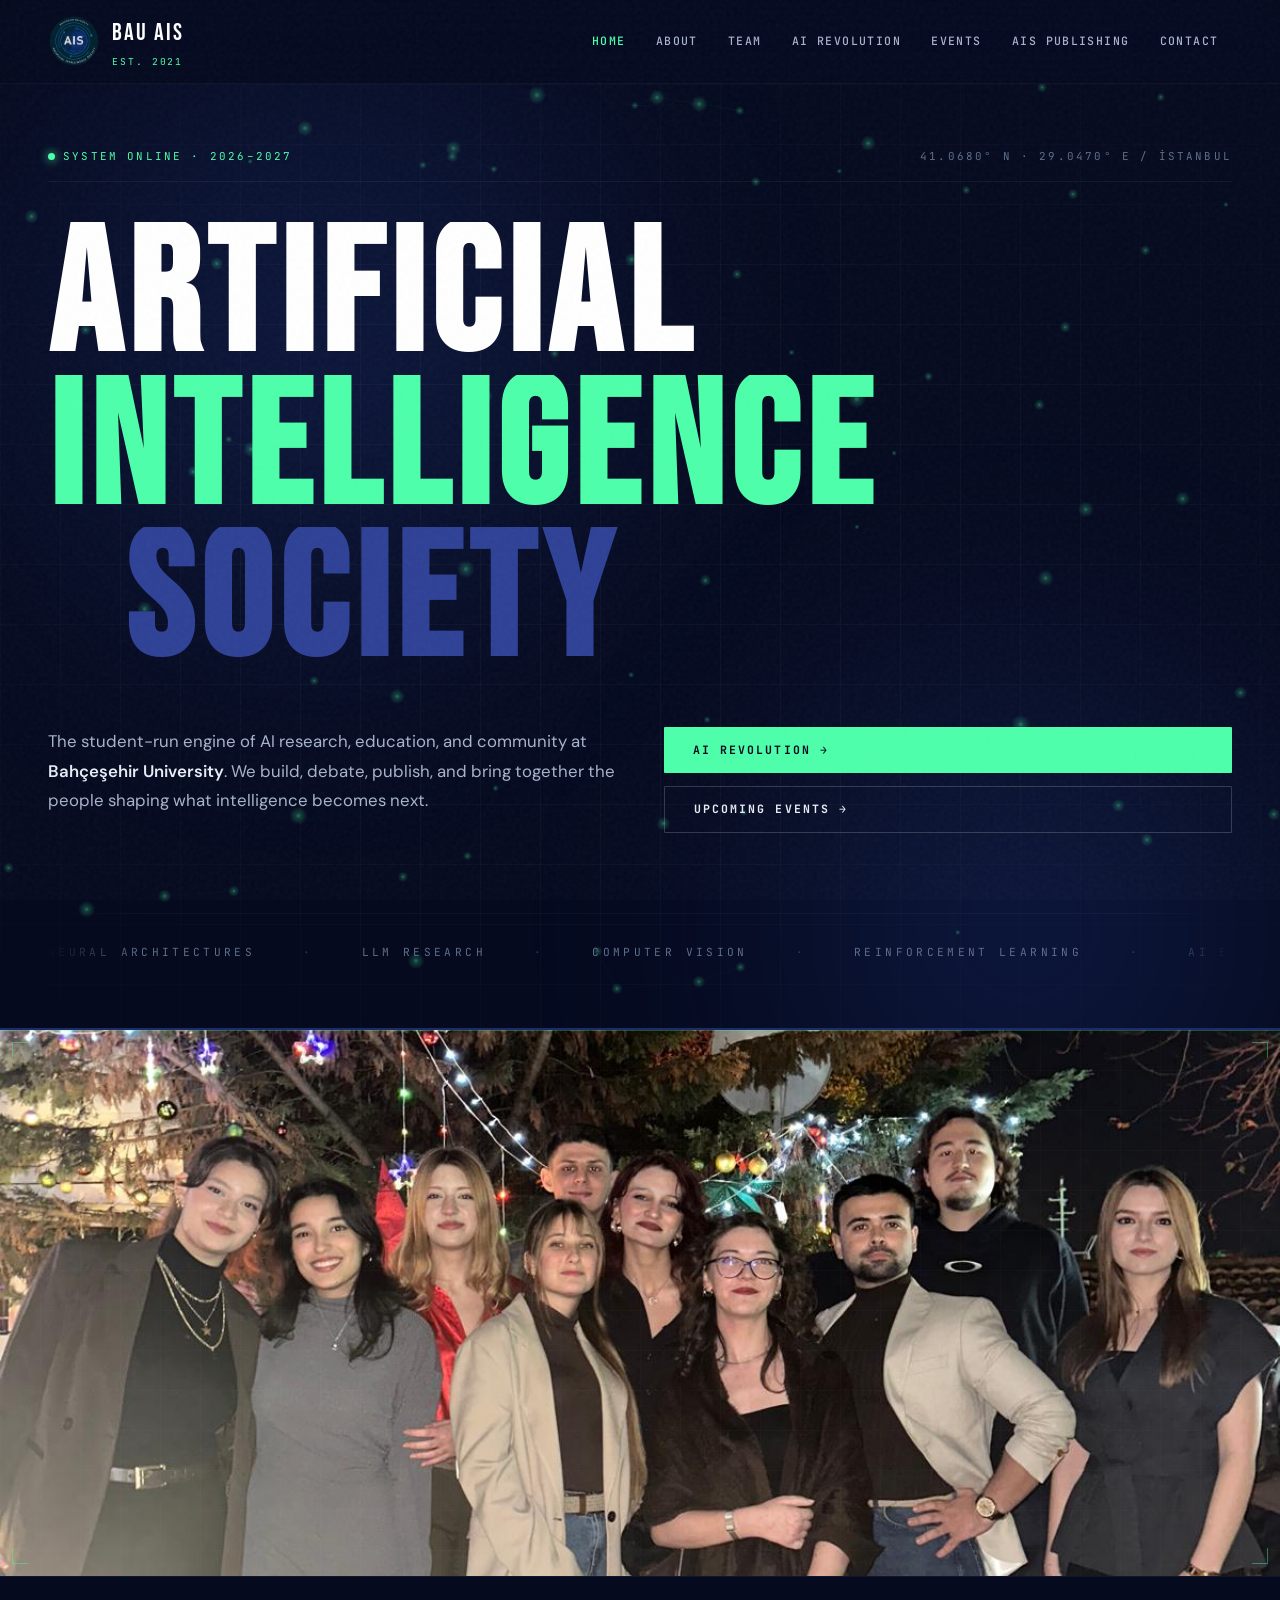
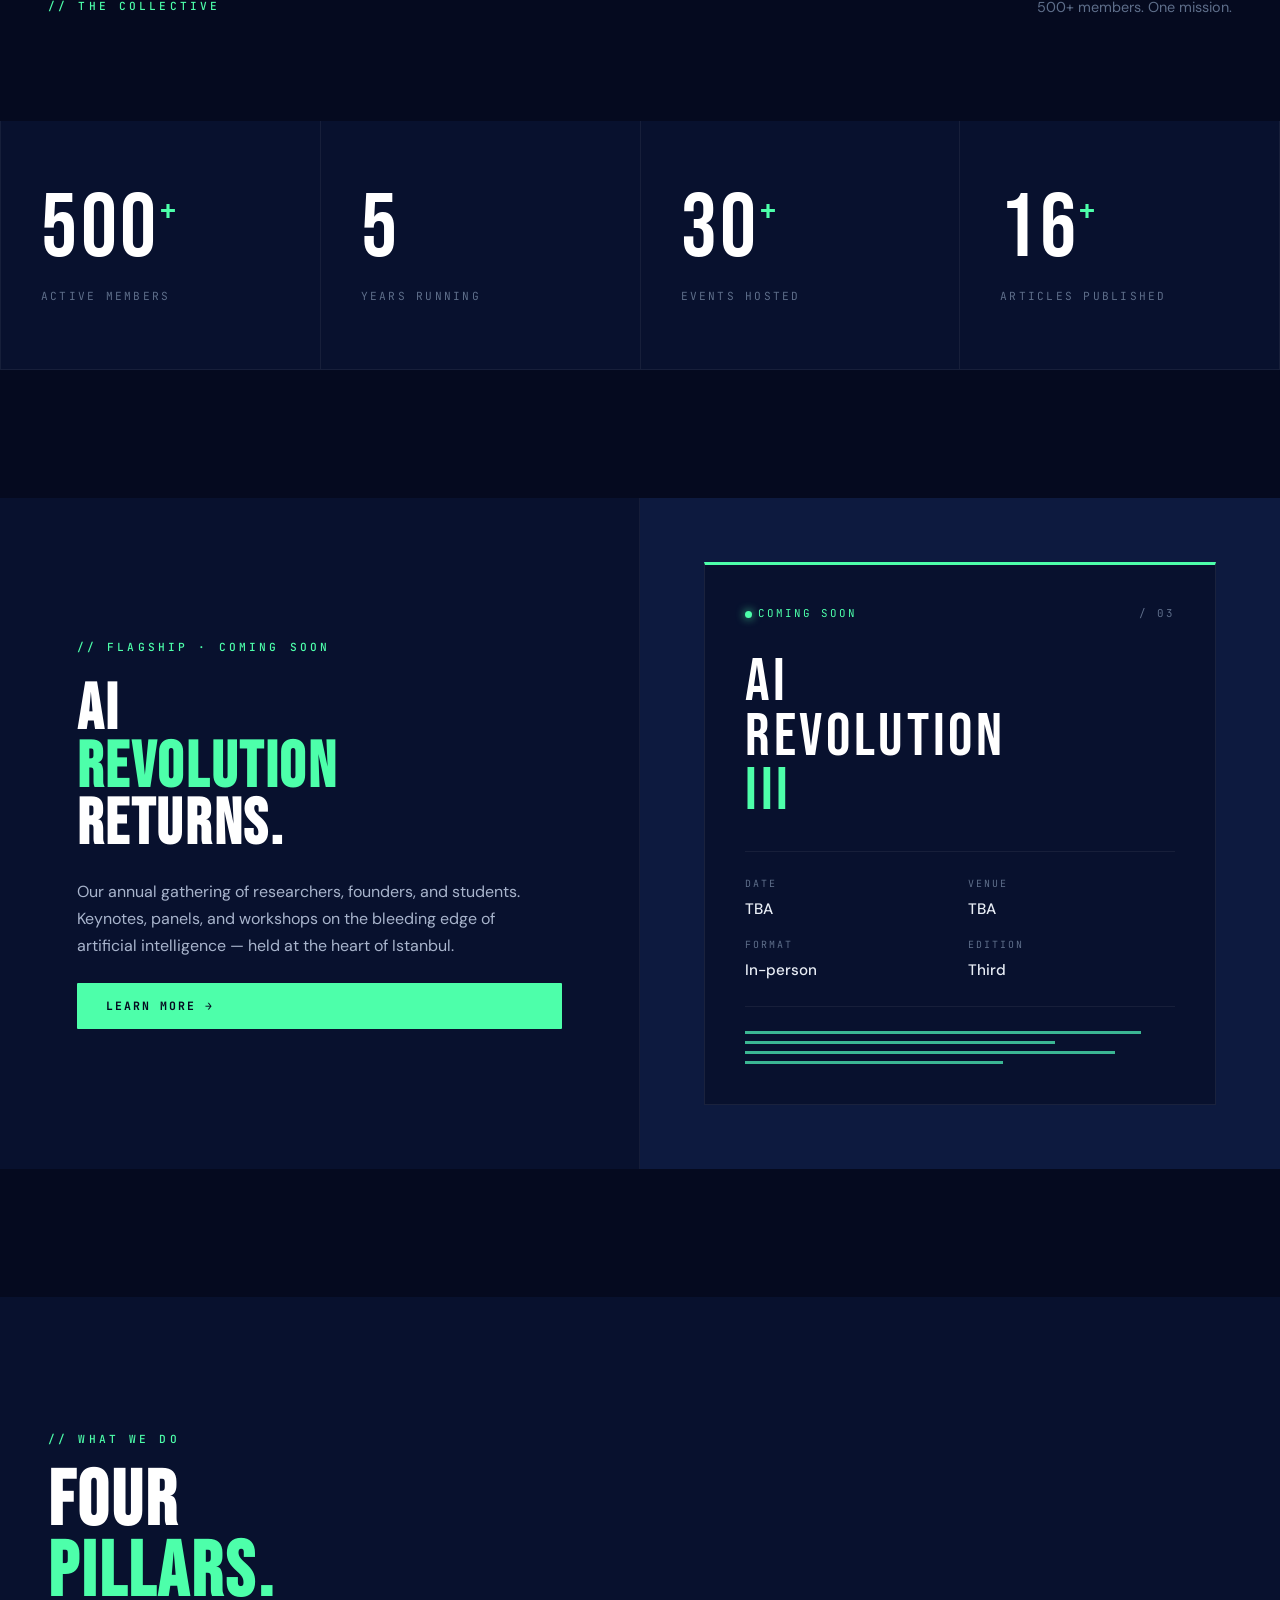
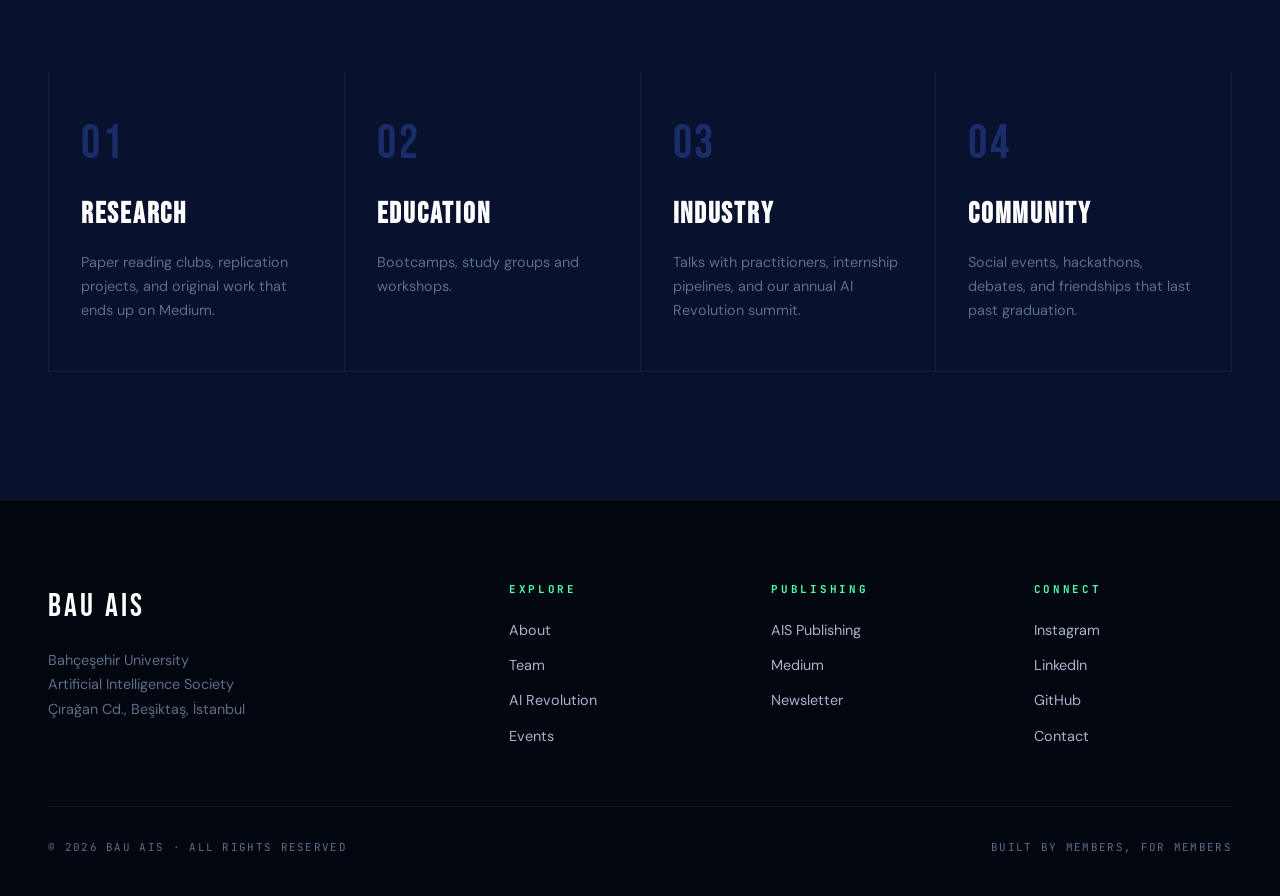
<file: index.html>
<!DOCTYPE html>
<html lang="en">
<head>
<meta charset="UTF-8">
<meta name="viewport" content="width=device-width, initial-scale=1.0">
<title>BAU AIS — Artificial Intelligence Society</title>
<link rel="stylesheet" href="styles.css">
<link rel="stylesheet" href="home.css">
</head>
<body>

<header class="site-header">
  <div class="header-inner">
    <a href="index.html" class="logo">
      <span class="logo-mark">
        <img src="assets/logo.png" alt="BAU AIS">
      </span>
      <span>BAU AIS<small>Est. 2021</small></span>
    </a>
    <button class="nav-toggle" aria-label="Toggle nav">
      <svg viewBox="0 0 24 24" fill="none" stroke="currentColor" stroke-width="2"><line x1="3" y1="6" x2="21" y2="6"/><line x1="3" y1="12" x2="21" y2="12"/><line x1="3" y1="18" x2="21" y2="18"/></svg>
    </button>
    <nav class="nav">
      <a href="index.html">Home</a>
      <a href="about.html">About</a>
      <a href="team.html">Team</a>
      <a href="ai-revolution.html">AI Revolution</a>
      <a href="events.html">Events</a>
      <a href="publishing.html">AIS Publishing</a>
      <a href="contact.html">Contact</a>
    </nav>
  </div>
</header>

<main>

  <!-- HERO -->
  <section class="hero">
    <div class="hero-grid"></div>
    <canvas id="neuralCanvas" class="hero-canvas"></canvas>
    <div class="hero-content">
      <div class="hero-meta reveal-stagger">
        <span class="hero-tag"><span class="live-dot"></span>System online · 2026–2027</span>
        <span class="hero-coords">41.0680° N · 29.0470° E / İstanbul</span>
      </div>
      <h1 class="hero-title">
        <span class="line line-1"><span>Artificial</span></span>
        <span class="line line-2"><em>Intelligence</em></span>
        <span class="line line-3"><span>Society</span></span>
      </h1>
      <div class="hero-sub">
        <p class="hero-desc">
          The student-run engine of AI research, education, and community at
          <strong>Bahçeşehir University</strong>. We build, debate, publish,
          and bring together the people shaping what intelligence becomes next.
        </p>
        <div class="hero-actions">
          <a href="ai-revolution.html" class="btn-primary">AI Revolution →</a>
          <a href="events.html" class="btn-ghost">Upcoming Events →</a>
        </div>
      </div>
      <div class="hero-ticker" aria-hidden="true">
        <div class="ticker-track">
          <span class="tick-word">Neural Architectures</span><span>·</span>
          <span class="tick-word">LLM Research</span><span>·</span>
          <span class="tick-word">Computer Vision</span><span>·</span>
          <span class="tick-word">Reinforcement Learning</span><span>·</span>
          <span class="tick-word">AI Ethics</span><span>·</span>
          <span class="tick-word">Diffusion Models</span><span>·</span>
          <span class="tick-word">Multi-Agent Systems</span><span>·</span>
          <span class="tick-word">Neural Architectures</span><span>·</span>
          <span class="tick-word">LLM Research</span><span>·</span>
          <span class="tick-word">Computer Vision</span><span>·</span>
          <span class="tick-word">Reinforcement Learning</span><span>·</span>
          <span class="tick-word">AI Ethics</span><span>·</span>
          <span class="tick-word">Diffusion Models</span><span>·</span>
          <span class="tick-word">Multi-Agent Systems</span><span>·</span>
        </div>
      </div>
    </div>
  </section>

  <!-- TEAM PHOTO -->
  <section class="team-photo-section">
    <div class="photo-frame">
      <img class="photo-placeholder" src="assets/team.jpg" alt="BAU AIS Team">
      <div class="photo-overlay-grid"></div>
      <div class="photo-corners"><span></span><span></span><span></span><span></span></div>
    </div>
    <div class="photo-caption container">
      <span class="eyebrow">// The Collective</span>
      <p>500+ members. One mission.</p>
    </div>
  </section>

  <!-- STATS -->
  <section class="stats-section">
    <div class="stats-grid reveal-stagger">
      <div class="stat">
        <div class="stat-num" data-target="500+">0<sup>+</sup></div>
        <div class="stat-label">Active Members</div>
      </div>
      <div class="stat">
        <div class="stat-num" data-target="5">0</div>
        <div class="stat-label">Years Running</div>
      </div>
      <div class="stat">
        <div class="stat-num" data-target="30+">0<sup>+</sup></div>
        <div class="stat-label">Events Hosted</div>
      </div>
      <div class="stat">
        <div class="stat-num" data-target="16">0<sup>+</sup></div>
        <div class="stat-label">Articles Published</div>
      </div>
    </div>
  </section>

  <!-- FEATURE: AI REVOLUTION -->
  <section class="feature-section section-pad">
    <div class="feature reveal">
      <div class="feature-text">
        <span class="eyebrow">// Flagship · Coming Soon</span>
        <h2>AI<br><em>Revolution</em><br>Returns.</h2>
        <p>Our annual gathering of researchers, founders, and students. Keynotes, panels, and workshops on the bleeding edge of artificial intelligence — held at the heart of Istanbul.</p>
        <a href="ai-revolution.html" class="btn-primary">Learn more →</a>
      </div>
      <div class="feature-visual">
        <div class="rev-card">
          <div class="rev-card-header">
            <span class="rev-status"><span class="live-dot"></span>Coming soon</span>
            <span>/ 03</span>
          </div>
          <div class="rev-title">AI<br>Revolution<br><span>III</span></div>
          <div class="rev-meta">
            <div><strong>Date</strong><span>TBA</span></div>
            <div><strong>Venue</strong><span>TBA</span></div>
            <div><strong>Format</strong><span>In-person</span></div>
            <div><strong>Edition</strong><span>Third</span></div>
          </div>
          <div class="rev-bars">
            <span style="--w:92%"></span>
            <span style="--w:72%"></span>
            <span style="--w:86%"></span>
            <span style="--w:60%"></span>
          </div>
        </div>
      </div>
    </div>
  </section>

  <!-- FEATURE: EVENTS 
  <section class="feature-section feature-section-alt section-pad">
    <div class="feature reveal">
      <div class="feature-visual">
        <div class="events-stack">
          <div class="event-mini">
            <span class="event-mini-tag">31 OCT</span>
            <div><h4>AI After Dark</h4><p>Halloween mixer. Costumes encouraged.</p></div>
          </div>
          <div class="event-mini">
            <span class="event-mini-tag">14 NOV</span>
            <div><h4>ML Bootcamp</h4><p>Three-day intensive · From regression to transformers.</p></div>
          </div>
          <div class="event-mini">
            <span class="event-mini-tag">06 DEC</span>
            <div><h4>Paper Reading Club</h4><p>This week: <em>Attention Is All You Need</em> — revisited.</p></div>
          </div>
        </div>
      </div>
      <div class="feature-text">
        <span class="eyebrow">// On the Calendar</span>
        <h2>Events<br>That<br><em>Matter.</em></h2>
        <p>Bootcamps, paper readings, hackathons, and the occasional Halloween party. We mix rigor with community.</p>
        <a href="events.html" class="btn-ghost">View all events →</a>
      </div>
    </div>
  </section>
  -->

  <!-- PILLARS -->
  <section class="pillars-section section-pad">
    <div class="container">
      <div class="section-head reveal">
        <span class="eyebrow">// What We Do</span>
        <h2>Four<br><em>Pillars.</em></h2>
      </div>
      <div class="pillars reveal-stagger">
        <div class="pillar">
          <div class="pillar-num">01</div>
          <h3>Research</h3>
          <p>Paper reading clubs, replication projects, and original work that ends up on Medium.</p>
        </div>
        <div class="pillar">
          <div class="pillar-num">02</div>
          <h3>Education</h3>
          <p>Bootcamps, study groups and workshops.</p>
        </div>
        <div class="pillar">
          <div class="pillar-num">03</div>
          <h3>Industry</h3>
          <p>Talks with practitioners, internship pipelines, and our annual AI Revolution summit.</p>
        </div>
        <div class="pillar">
          <div class="pillar-num">04</div>
          <h3>Community</h3>
          <p>Social events, hackathons, debates, and friendships that last past graduation.</p>
        </div>
      </div>
    </div>
  </section>

  <!-- CTA 
  <section class="cta-section section-pad">
    <div class="container">
      <div class="cta-card reveal">
        <div class="cta-inner">
          <span class="eyebrow">// Join Us</span>
          <h2>Become<br>A Member.<br><em>Build What's Next.</em></h2>
          <p>Applications open year-round. Bring curiosity, leave with a community.</p>
          <div class="cta-actions">
            <a href="contact.html" class="btn-primary">Apply now →</a>
            <a href="about.html" class="btn-ghost">Learn more →</a>
          </div>
        </div>
      </div>
    </div>
  </section>
  -->

</main>

<footer class="site-footer">
  <div class="footer-inner">
    <div class="footer-col">
      <div class="footer-brand">BAU AIS</div>
      <address>Bahçeşehir University<br>Artificial Intelligence Society<br>Çırağan Cd., Beşiktaş, İstanbul</address>
    </div>
    <div class="footer-col">
      <h4>Explore</h4>
      <ul>
        <li><a href="about.html">About</a></li>
        <li><a href="team.html">Team</a></li>
        <li><a href="ai-revolution.html">AI Revolution</a></li>
        <li><a href="events.html">Events</a></li>
      </ul>
    </div>
    <div class="footer-col">
      <h4>Publishing</h4>
      <ul>
        <li><a href="publishing.html">AIS Publishing</a></li>
        <li><a href="https://medium.com/@bau_ai_society" target="_blank" rel="noopener">Medium</a></li>
        <li><a href="#">Newsletter</a></li>
      </ul>
    </div>
    <div class="footer-col">
      <h4>Connect</h4>
      <ul>
        <li><a href="https://www.instagram.com/ais.bau/" target="_blank" rel="noopener">Instagram</a></li>
        <li><a href="https://www.linkedin.com/company/ais-bau/" target="_blank" rel="noopener">LinkedIn</a></li>
        <li><a href="#">GitHub</a></li>
        <li><a href="contact.html">Contact</a></li>
      </ul>
    </div>
  </div>
  <div class="footer-bottom">
    <span>© 2026 BAU AIS · All rights reserved</span>
    <span>Built by members, for members</span>
  </div>
</footer>

<script src="main.js"></script>
<script src="home.js"></script>
</body>
</html>
</file>
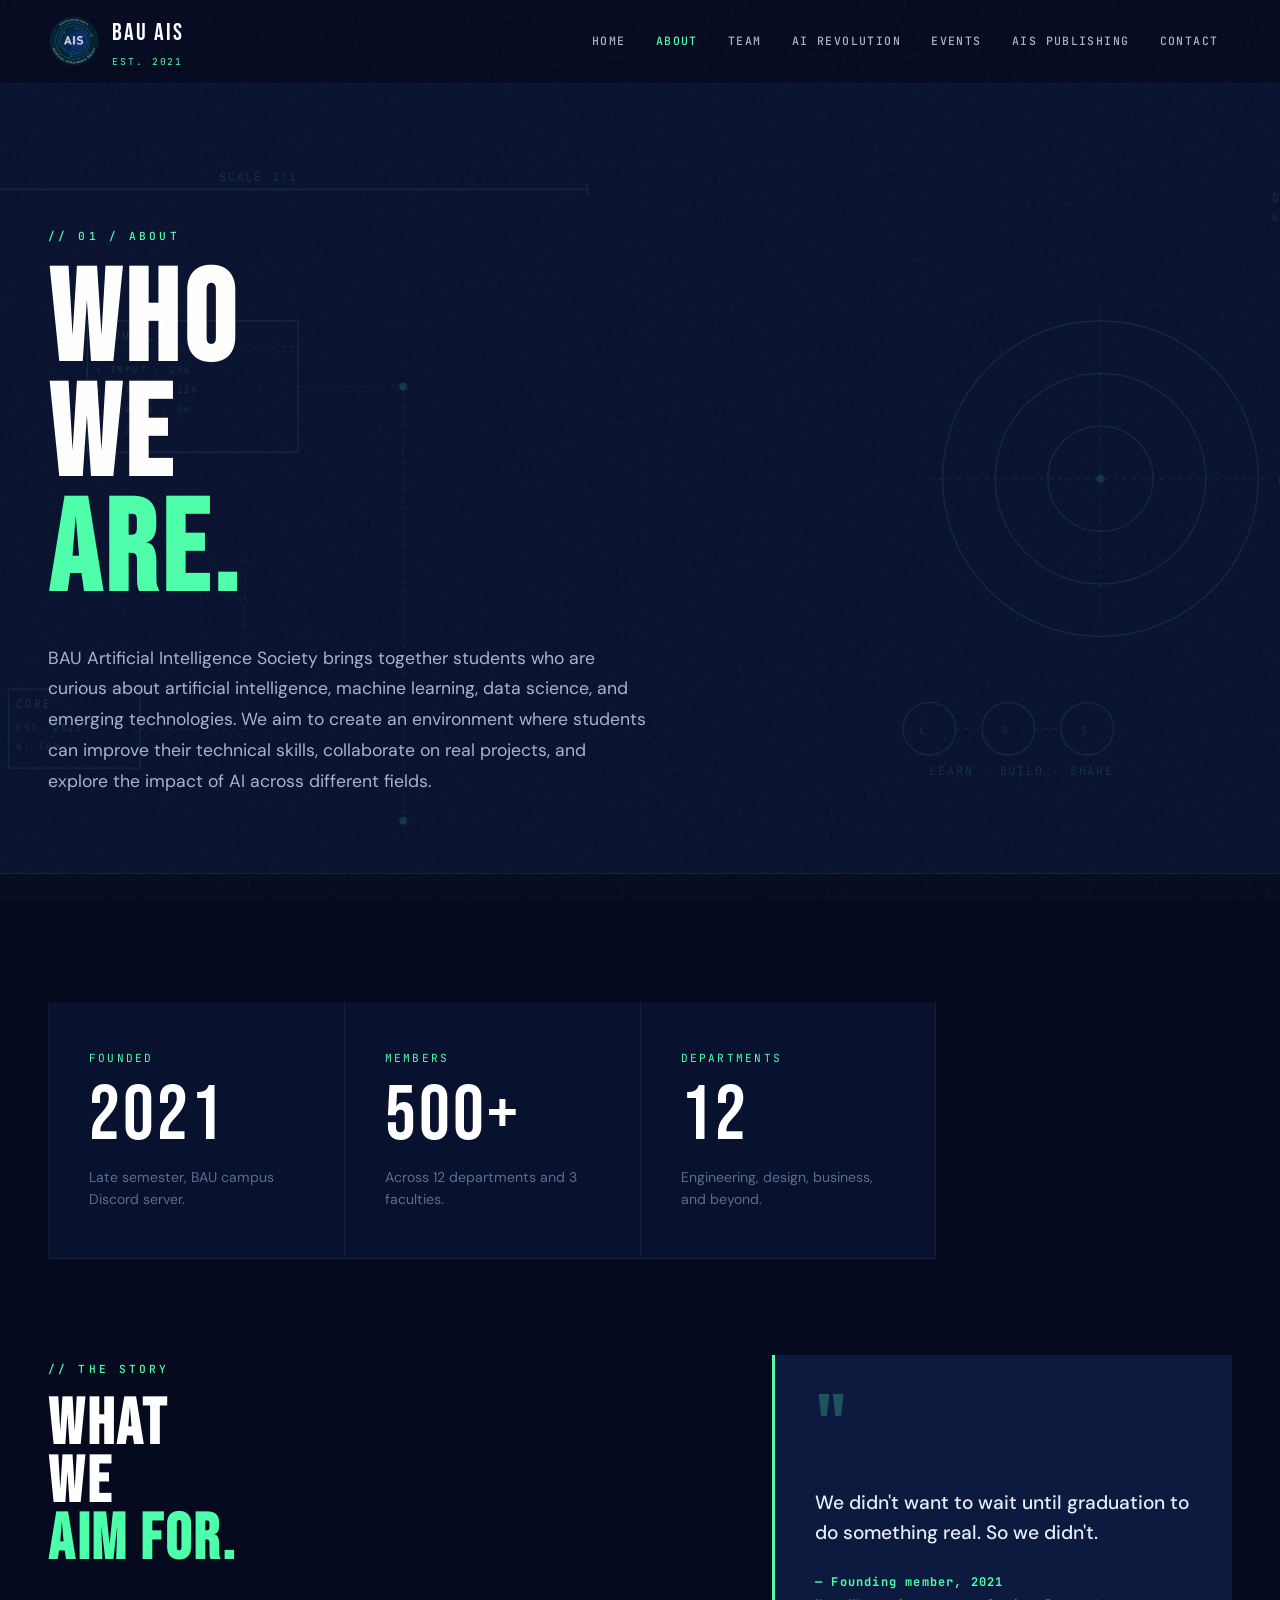
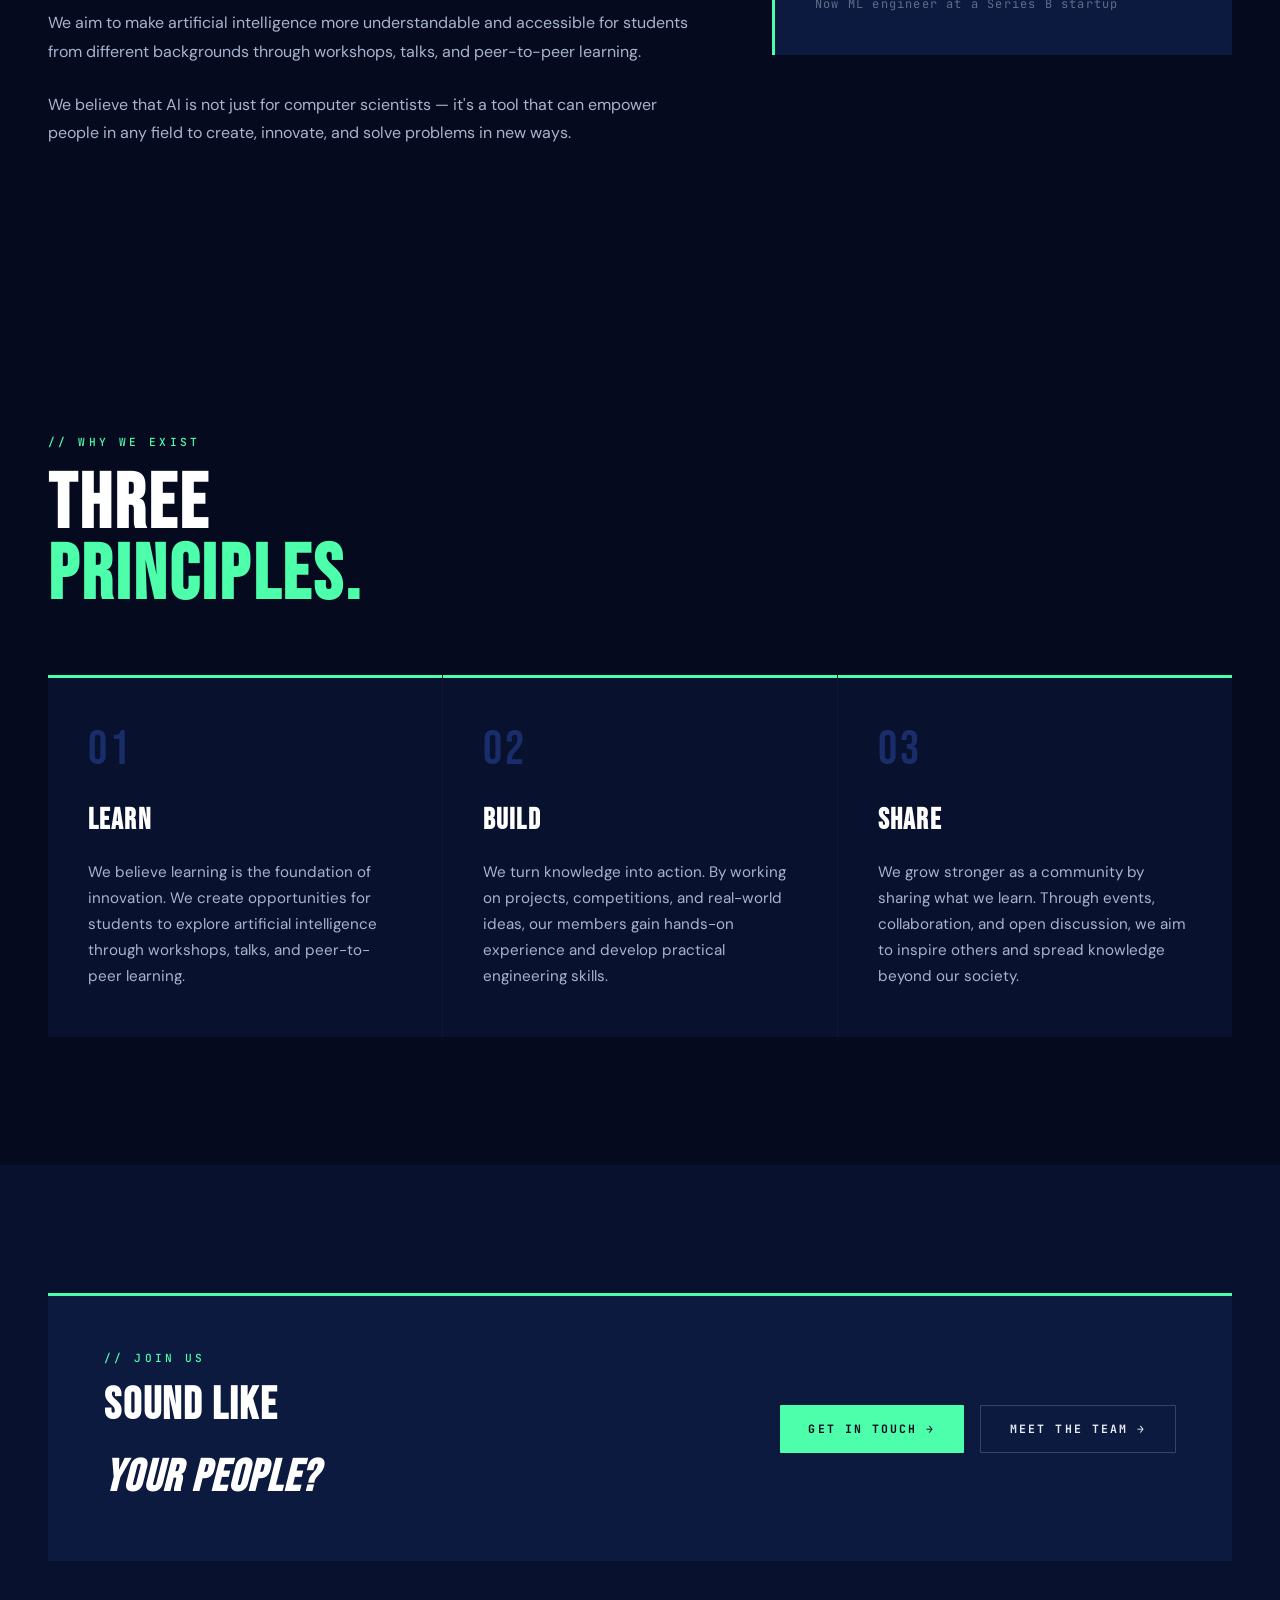
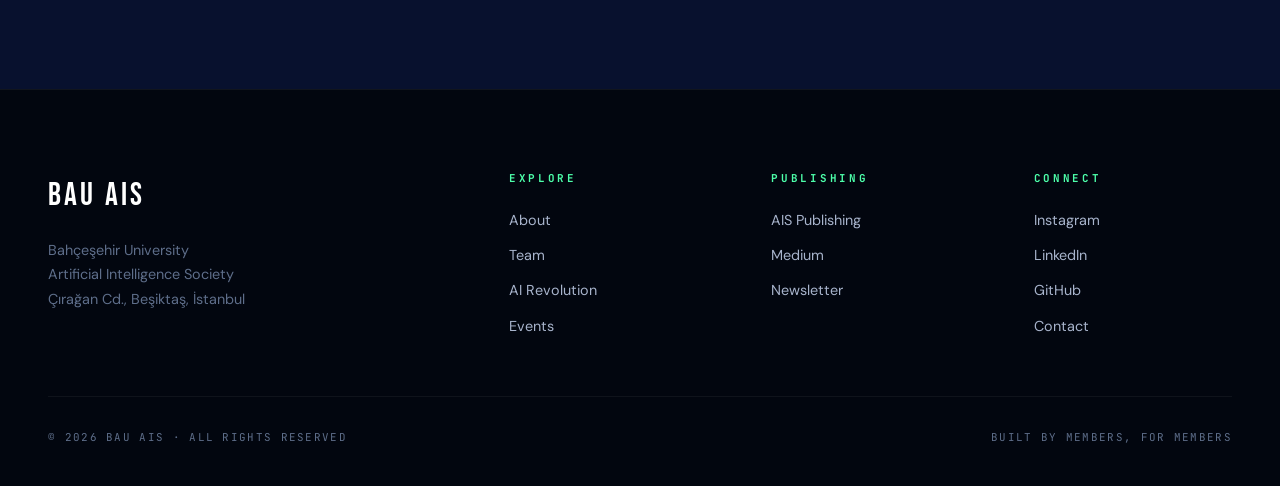
<file: about.html>
<!DOCTYPE html>
<html lang="en">
<head>
<meta charset="UTF-8">
<meta name="viewport" content="width=device-width, initial-scale=1.0">
<title>About — BAU AIS</title>
<link rel="stylesheet" href="styles.css">
<link rel="stylesheet" href="inner.css">
</head>
<body>
<header class="site-header">
  <div class="header-inner">
    <a href="index.html" class="logo">
      <span class="logo-mark"><img src="assets/logo.png" alt="BAU AIS"></span>
      <span>BAU AIS<small>Est. 2021</small></span>
    </a>
    <button class="nav-toggle" aria-label="Toggle nav"><svg viewBox="0 0 24 24" fill="none" stroke="currentColor" stroke-width="2"><line x1="3" y1="6" x2="21" y2="6"/><line x1="3" y1="12" x2="21" y2="12"/><line x1="3" y1="18" x2="21" y2="18"/></svg></button>
    <nav class="nav">
      <a href="index.html">Home</a><a href="about.html">About</a><a href="team.html">Team</a><a href="ai-revolution.html">AI Revolution</a><a href="events.html">Events</a><a href="publishing.html">AIS Publishing</a><a href="contact.html">Contact</a>
    </nav>
  </div>
</header>
<main>
  <!-- Blueprint background animation styles -->
  <style>
    .page-hero { position: relative; overflow: hidden; }
    .blueprint-bg {
      position: absolute; inset: 0; z-index: 0; pointer-events: none;
      opacity: 0.5;
    }
    .blueprint-bg svg { width: 100%; height: 100%; }
    .bp-line { stroke: rgba(77,255,170,0.15); stroke-width: 1; fill: none; stroke-dasharray: 3 4; }
    .bp-line-solid { stroke: rgba(77,255,170,0.18); stroke-width: 1; fill: none; }
    .bp-circle { stroke: rgba(77,255,170,0.2); stroke-width: 1; fill: none; }
    .bp-circle-fill { fill: rgba(77,255,170,0.3); }
    .bp-text { fill: rgba(77,255,170,0.25); font-family: 'JetBrains Mono', monospace; font-size: 9px; letter-spacing: 0.15em; text-transform: uppercase; }
    .bp-rotate-slow { transform-origin: center; animation: bpRotate 60s linear infinite; }
    .bp-rotate-rev { transform-origin: center; animation: bpRotate 80s linear infinite reverse; }
    .bp-pulse { animation: bpPulse 3s ease-in-out infinite; }
    @keyframes bpRotate { to { transform: rotate(360deg); } }
    @keyframes bpPulse { 0%,100% { opacity: 0.4; } 50% { opacity: 1; } }
    .page-hero > .container { position: relative; z-index: 1; }
  </style>

  <section class="page-hero">
    <div class="blueprint-bg">
      <svg viewBox="0 0 1200 600" preserveAspectRatio="xMidYMid slice" xmlns="http://www.w3.org/2000/svg">
        <!-- Grid -->
        <defs>
          <pattern id="bp-grid" width="60" height="60" patternUnits="userSpaceOnUse">
            <path d="M 60 0 L 0 0 0 60" fill="none" stroke="rgba(77,255,170,0.06)" stroke-width="0.5"/>
          </pattern>
        </defs>
        <rect width="1200" height="600" fill="url(#bp-grid)"/>

        <!-- Crosshair right side -->
        <g transform="translate(950,300)">
          <g class="bp-rotate-slow">
            <circle cx="0" cy="0" r="120" class="bp-circle"/>
            <circle cx="0" cy="0" r="80" class="bp-circle"/>
            <circle cx="0" cy="0" r="40" class="bp-circle"/>
            <line x1="-130" y1="0" x2="130" y2="0" class="bp-line"/>
            <line x1="0" y1="-130" x2="0" y2="130" class="bp-line"/>
          </g>
          <circle cx="0" cy="0" r="3" class="bp-circle-fill bp-pulse"/>
          <text x="135" y="5" class="bp-text">CENTER · 0,0</text>
        </g>

        <!-- Left side schematic -->
        <g transform="translate(180,180)">
          <rect x="0" y="0" width="160" height="100" class="bp-line-solid"/>
          <line x1="0" y1="20" x2="160" y2="20" class="bp-line"/>
          <text x="6" y="14" class="bp-text">MODULE_A</text>
          <text x="6" y="40" class="bp-text" style="font-size:7px">→ INPUT  : 256</text>
          <text x="6" y="55" class="bp-text" style="font-size:7px">→ OUTPUT : 128</text>
          <text x="6" y="70" class="bp-text" style="font-size:7px">→ STATUS : OK</text>
          <text x="6" y="85" class="bp-text" style="font-size:7px">→ V 2.1.0</text>
          <!-- Connections -->
          <line x1="160" y1="50" x2="240" y2="50" class="bp-line"/>
          <line x1="240" y1="50" x2="240" y2="380" class="bp-line"/>
          <circle cx="240" cy="50" r="3" class="bp-circle-fill"/>
          <circle cx="240" cy="380" r="3" class="bp-circle-fill"/>
        </g>

        <!-- Bottom left node -->
        <g transform="translate(120,460)">
          <rect x="0" y="0" width="100" height="60" class="bp-line-solid"/>
          <text x="6" y="14" class="bp-text">CORE</text>
          <text x="6" y="32" class="bp-text" style="font-size:7px">EST. 2021</text>
          <text x="6" y="46" class="bp-text" style="font-size:7px">N: 500+</text>
          <line x1="100" y1="30" x2="180" y2="30" class="bp-line"/>
          <line x1="180" y1="30" x2="180" y2="-100" class="bp-line"/>
        </g>

        <!-- Dimension lines at top -->
        <g transform="translate(60,80)">
          <line x1="0" y1="0" x2="500" y2="0" class="bp-line-solid"/>
          <line x1="0" y1="-5" x2="0" y2="5" class="bp-line-solid"/>
          <line x1="500" y1="-5" x2="500" y2="5" class="bp-line-solid"/>
          <text x="220" y="-6" class="bp-text">SCALE 1:1</text>
        </g>

        <!-- Coordinate marker -->
        <g transform="translate(1080,90)">
          <text x="0" y="0" class="bp-text">DWG.01 · ABOUT</text>
          <text x="0" y="14" class="bp-text" style="font-size:7px">REV.2026.04</text>
        </g>

        <!-- Bottom right schematic -->
        <g transform="translate(820,490)">
          <circle cx="0" cy="0" r="20" class="bp-circle"/>
          <circle cx="60" cy="0" r="20" class="bp-circle"/>
          <circle cx="120" cy="0" r="20" class="bp-circle"/>
          <line x1="20" y1="0" x2="40" y2="0" class="bp-line"/>
          <line x1="80" y1="0" x2="100" y2="0" class="bp-line"/>
          <text x="-8" y="4" class="bp-text" style="font-size:8px">L</text>
          <text x="55" y="4" class="bp-text" style="font-size:8px">B</text>
          <text x="115" y="4" class="bp-text" style="font-size:8px">S</text>
          <text x="0" y="35" class="bp-text">LEARN · BUILD · SHARE</text>
        </g>
      </svg>
    </div>
    <div class="container">
      <span class="eyebrow">// 01 / About</span>
      <h1>Who<br>We<br><em>Are.</em></h1>
      <p class="lede"> BAU Artificial Intelligence Society brings together students who are curious about
    artificial intelligence, machine learning, data science, and emerging technologies.
    We aim to create an environment where students can improve their technical skills,
    collaborate on real projects, and explore the impact of AI across different fields.
    </p>
    </div>
  </section>

  <section class="section-pad" style="background:var(--navy-900);">
    <div class="container">
      <div class="key-stats reveal-stagger">
        <div class="key-stat"><span class="ks-label">Founded</span><div class="ks-value">2021</div><p class="ks-note">Late semester, BAU campus Discord server.</p></div>
        <div class="key-stat"><span class="ks-label">Members</span><div class="ks-value">500+</div><p class="ks-note">Across 12 departments and 3 faculties.</p></div>
        <div class="key-stat"><span class="ks-label">Departments</span><div class="ks-value">12</div><p class="ks-note">Engineering, design, business, and beyond.</p></div>
      </div>

      <div class="story-grid reveal">
        <div class="story-text">
          <span class="eyebrow">// The Story</span>
          <h2>What<br>We<br><em>Aim For.</em></h2>
          <p> We aim to make artificial intelligence more understandable and accessible
        for students from different backgrounds through workshops, talks, and
        peer-to-peer learning.</p>
          <p>We believe that AI is not just for computer scientists — it's a tool that can empower people in any field to create, innovate, and solve problems in new ways.</p>
        </div>
        <div class="quote-card">
          <span class="quote-mark">"</span>
          <p>We didn't want to wait until graduation to do something real. So we didn't.</p>
          <div class="quote-attr"><strong>— Founding member, 2021</strong><span>Now ML engineer at a Series B startup</span></div>
        </div>
      </div>
    </div>
  </section>
 <!-----
  <section class="section-pad" style="background:var(--navy-800);">
    <div class="container">
      <div class="section-head reveal">
        <span class="eyebrow">// Timeline</span>
        <h2>How We<br><em>Got Here.</em></h2>
      </div>
      <div class="timeline reveal">
        <div class="tl-item"><div class="tl-year">2021</div><div class="tl-card"><h3>Founded</h3><p>Seven students, one Discord server, zero budget. We started with weekly paper readings and somehow kept showing up.</p></div></div>
        <div class="tl-item"><div class="tl-year">2022</div><div class="tl-card"><h3>First Bootcamp</h3><p>Our first ML bootcamp drew 40 students. We realized people were hungry for something practical — not just theory.</p></div></div>
        <div class="tl-item"><div class="tl-year">2024</div><div class="tl-card"><h3>AI Revolution I</h3><p>250 attendees. 10 talks. 3 workshops. We proved a student club could run a serious conference.</p></div></div>
        <div class="tl-item"><div class="tl-year">2025</div><div class="tl-card"><h3>AI Revolution II</h3><p>500+ attendees, 22 talks, 14 sponsors. Speakers from research labs and top Turkish tech companies.</p></div></div>
        <div class="tl-item highlight"><div class="tl-year">2026</div><div class="tl-card"><h3>AI Revolution III — Next.</h3><p>250-seat venue, international speakers, three research tracks. <a href="ai-revolution.html" style="color:var(--green);">See the program →</a></p></div></div>
      </div>
    </div>
  </section>
  ----->
 
  <section class="section-pad" style="background:var(--navy-900);">
    <div class="container">
      <div class="section-head reveal">
        <span class="eyebrow">// Why We Exist</span>
        <h2>Three<br><em>Principles.</em></h2>
      </div>
      <div class="mission-grid reveal-stagger">
        <div class="mission-item"><span class="mission-num">01</span><h3>Learn</h3><p>We believe learning is the foundation of innovation. We create opportunities
        for students to explore artificial intelligence through workshops, talks,
        and peer-to-peer learning.</p></div>
        <div class="mission-item"><span class="mission-num">02</span><h3>Build</h3><p>We turn knowledge into action. By working on projects, competitions, and
        real-world ideas, our members gain hands-on experience and develop practical
        engineering skills.</p></div>
        <div class="mission-item"><span class="mission-num">03</span><h3>Share</h3><p> We grow stronger as a community by sharing what we learn. Through events,
        collaboration, and open discussion, we aim to inspire others and spread
        knowledge beyond our society.</p></div>
      </div>
    </div>
  </section>

  <section class="section-pad" style="background:var(--navy-800);">
    <div class="container">
      <div class="inner-cta reveal">
        <div>
          <span class="eyebrow">// Join Us</span>
          <h2>Sound Like<br><em>Your People?</em></h2>
        </div>
        <div class="cta-actions">
          <a href="contact.html" class="btn-primary">Get in touch →</a>
          <a href="team.html" class="btn-ghost">Meet the team →</a>
        </div>
      </div>
    </div>
  </section>
</main>

<footer class="site-footer">
  <div class="footer-inner">
    <div class="footer-col"><div class="footer-brand">BAU AIS</div><address>Bahçeşehir University<br>Artificial Intelligence Society<br>Çırağan Cd., Beşiktaş, İstanbul</address></div>
    <div class="footer-col"><h4>Explore</h4><ul><li><a href="about.html">About</a></li><li><a href="team.html">Team</a></li><li><a href="ai-revolution.html">AI Revolution</a></li><li><a href="events.html">Events</a></li></ul></div>
    <div class="footer-col"><h4>Publishing</h4><ul><li><a href="publishing.html">AIS Publishing</a></li><li><a href="https://medium.com/@bau_ai_society" target="_blank" rel="noopener">Medium</a></li><li><a href="#">Newsletter</a></li></ul></div>
    <div class="footer-col"><h4>Connect</h4><ul><li><a href="https://www.instagram.com/ais.bau/" target="_blank" rel="noopener">Instagram</a></li><li><a href="https://www.linkedin.com/company/ais-bau/" target="_blank" rel="noopener">LinkedIn</a></li><li><a href="#">GitHub</a></li><li><a href="contact.html">Contact</a></li></ul></div>
  </div>
  <div class="footer-bottom"><span>© 2026 BAU AIS · All rights reserved</span><span>Built by members, for members</span></div>
</footer>
<script src="main.js"></script>
</body>
</html>
</file>
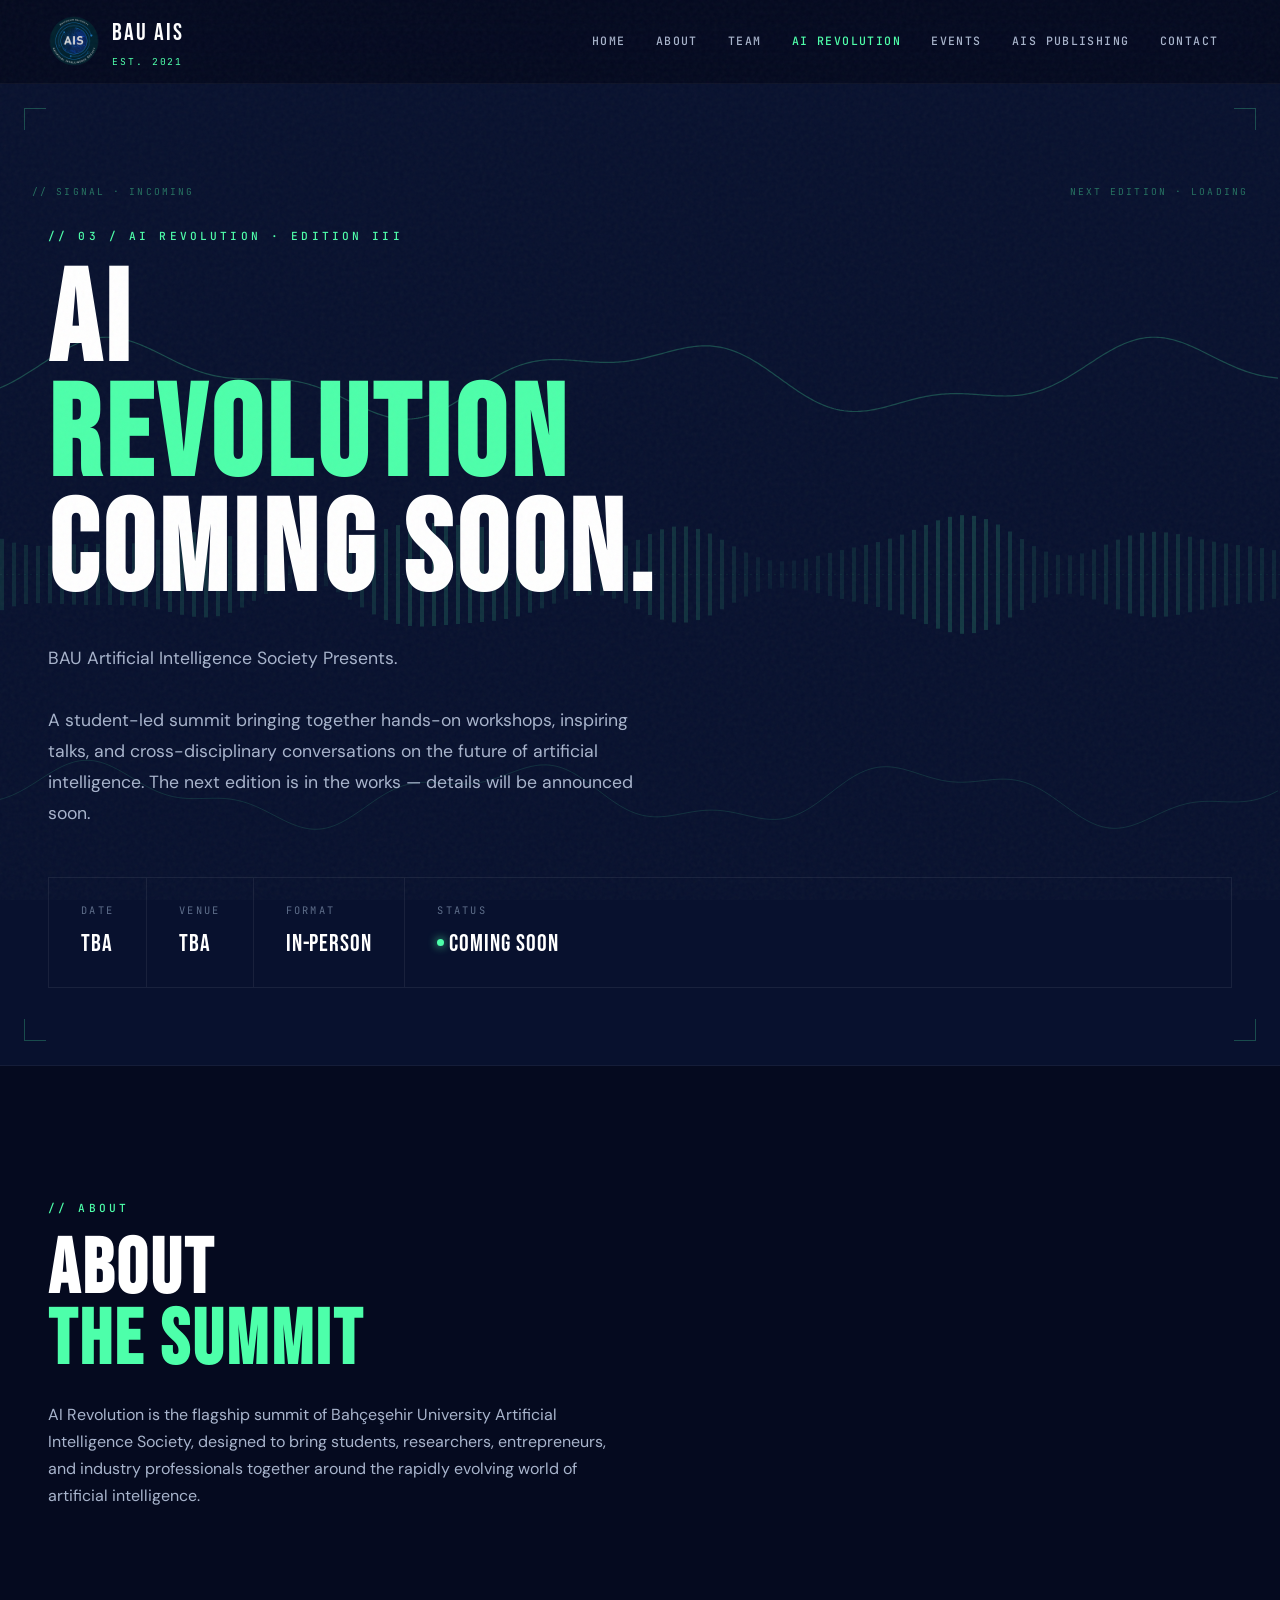
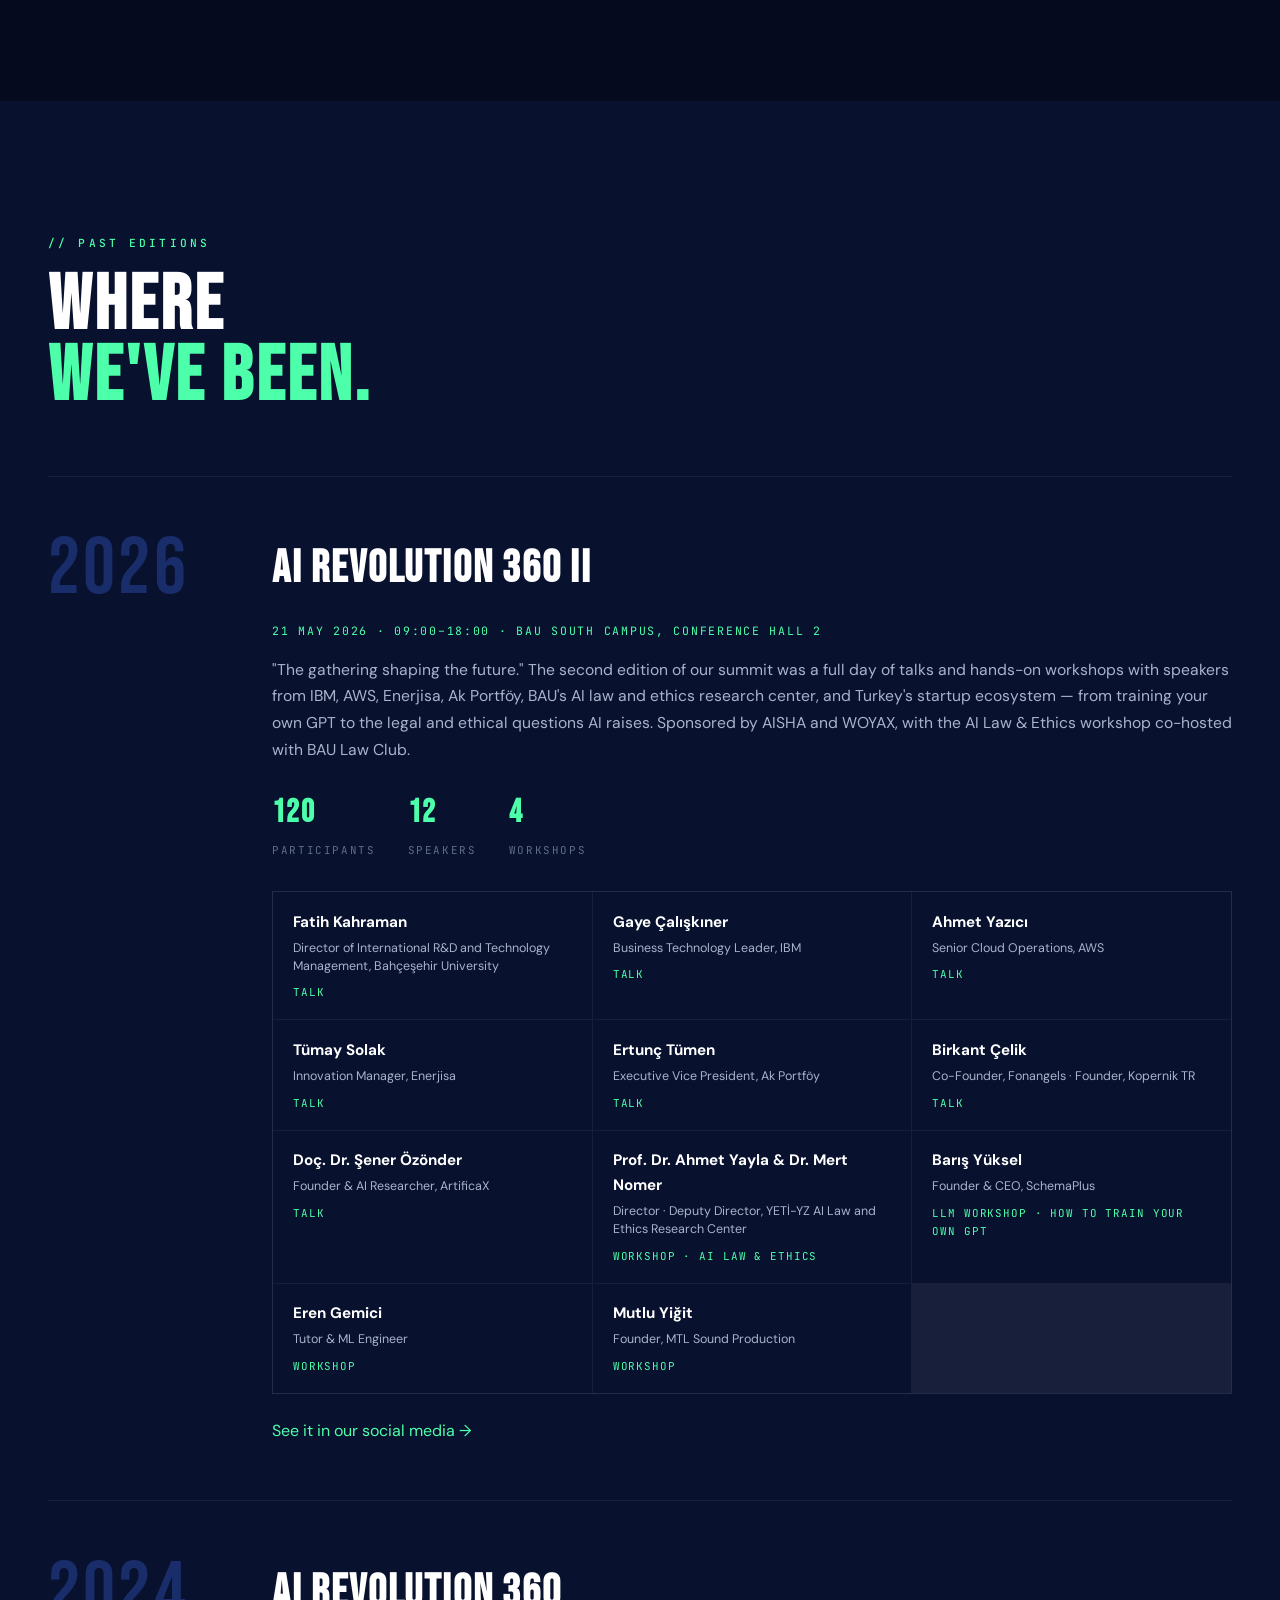
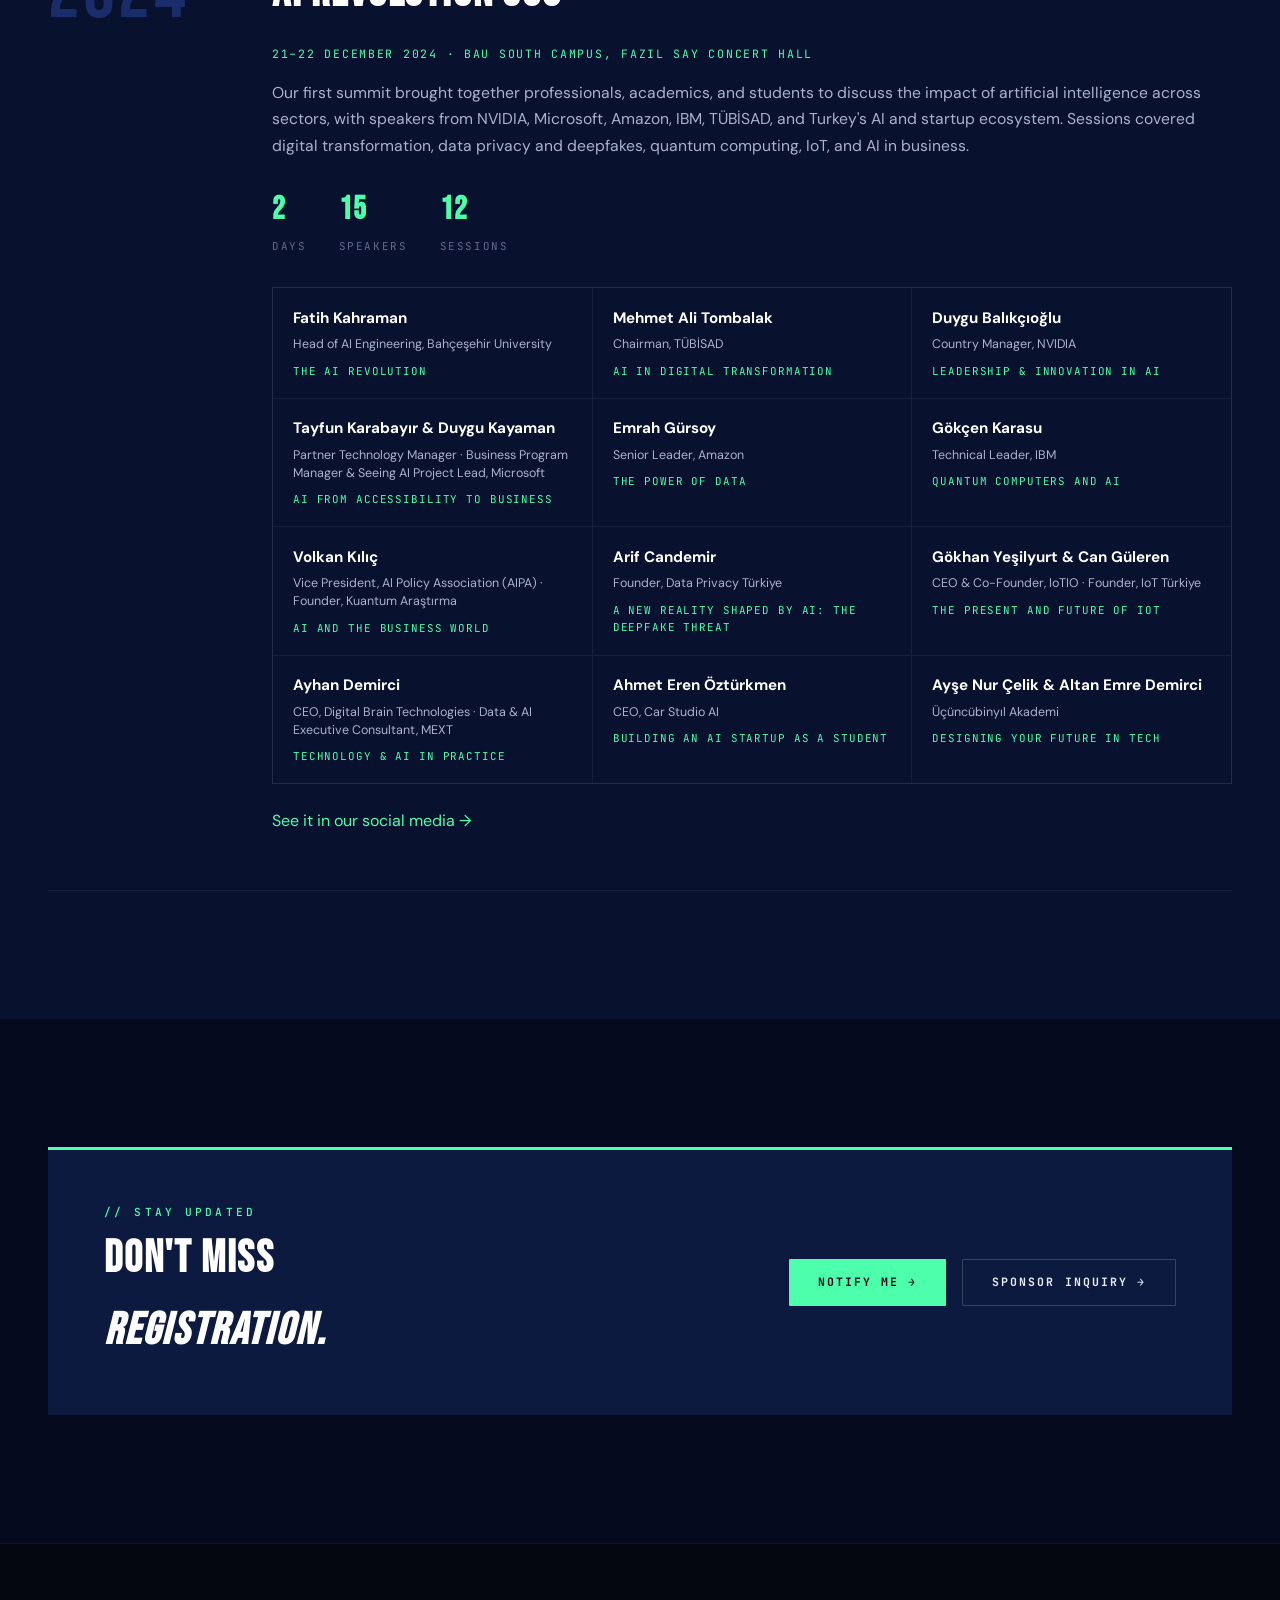
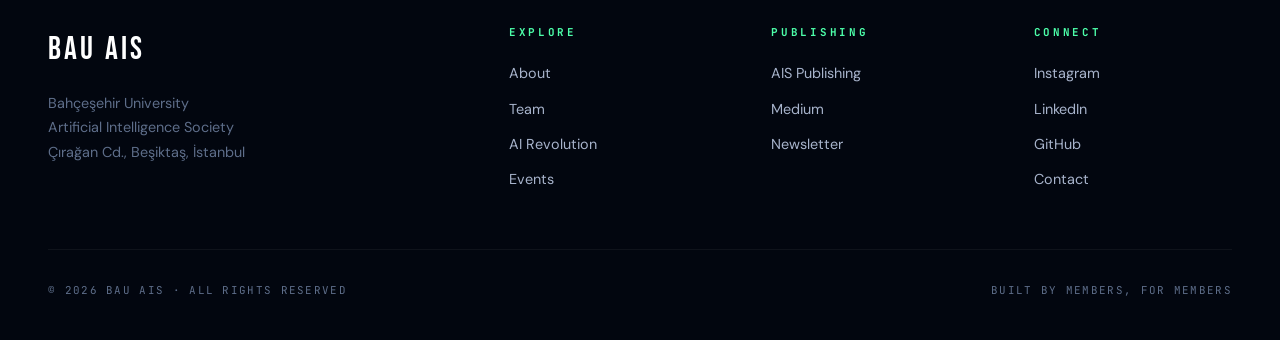
<file: ai-revolution.html>
<!DOCTYPE html>
<html lang="en">
<head>
<meta charset="UTF-8"><meta name="viewport" content="width=device-width, initial-scale=1.0">
<title>AI Revolution — BAU AIS</title>
<link rel="stylesheet" href="styles.css"><link rel="stylesheet" href="inner.css">
</head>
<body>
<header class="site-header">
  <div class="header-inner">
    <a href="index.html" class="logo"><span class="logo-mark"><img src="assets/logo.png" alt="BAU AIS"></span><span>BAU AIS<small>Est. 2021</small></span></a>
    <button class="nav-toggle" aria-label="Toggle nav"><svg viewBox="0 0 24 24" fill="none" stroke="currentColor" stroke-width="2"><line x1="3" y1="6" x2="21" y2="6"/><line x1="3" y1="12" x2="21" y2="12"/><line x1="3" y1="18" x2="21" y2="18"/></svg></button>
    <nav class="nav"><a href="index.html">Home</a><a href="about.html">About</a><a href="team.html">Team</a><a href="ai-revolution.html">AI Revolution</a><a href="events.html">Events</a><a href="publishing.html">AIS Publishing</a><a href="contact.html">Contact</a></nav>
  </div>
</header>
<main>
  <style>
    #revCanvas {
      position: absolute; inset: 0; width: 100%; height: 100%;
      z-index: 0; opacity: 0.7;
    }
    .rev-corners { position: absolute; inset: 1.5rem; z-index: 1; pointer-events: none; }
    .rev-corners span {
      position: absolute; width: 22px; height: 22px;
      border-color: rgba(77,255,170,0.25); border-style: solid;
    }
    .rev-corners span:nth-child(1) { top: 0; left: 0; border-width: 1px 0 0 1px; }
    .rev-corners span:nth-child(2) { top: 0; right: 0; border-width: 1px 1px 0 0; }
    .rev-corners span:nth-child(3) { bottom: 0; left: 0; border-width: 0 0 1px 1px; }
    .rev-corners span:nth-child(4) { bottom: 0; right: 0; border-width: 0 1px 1px 0; }
    .rev-status-bar {
      position: absolute; top: calc(var(--header-h) + 1rem); left: 0; right: 0;
      display: flex; justify-content: space-between; padding: 0 2rem;
      font-family: var(--font-mono); font-size: 0.6rem; letter-spacing: 0.22em;
      color: rgba(77,255,170,0.4); text-transform: uppercase; z-index: 2; pointer-events: none;
    }
    .ps-venue {
      font-family: var(--font-mono); font-size: 0.72rem !important; letter-spacing: 0.15em;
      text-transform: uppercase; color: var(--green) !important; margin-bottom: 1rem !important;
    }
    .ps-speakers {
      display: grid; grid-template-columns: repeat(auto-fill, minmax(min(100%, 260px), 1fr));
      gap: 1px; background: rgba(255,255,255,0.06); border: 1px solid rgba(255,255,255,0.06);
      margin-top: 2rem;
    }
    .ps-speaker {
      display: flex; flex-direction: column; gap: 0.3rem;
      padding: 1.1rem 1.25rem; background: var(--navy-800);
    }
    .ps-speaker strong { color: var(--white); font-size: 0.95rem; }
    .ps-speaker span { color: var(--gray-300); font-size: 0.78rem; line-height: 1.45; }
    .ps-speaker em {
      font-style: normal; font-family: var(--font-mono); font-size: 0.68rem;
      letter-spacing: 0.08em; text-transform: uppercase; color: var(--green); margin-top: 0.3rem;
    }
  </style>

  <section class="page-hero summit-hero" style="position:relative;overflow:hidden;">
    <canvas id="revCanvas"></canvas>
    <div class="rev-corners"><span></span><span></span><span></span><span></span></div>
    <div class="rev-status-bar">
      <span>// SIGNAL · INCOMING</span>
      <span>NEXT EDITION · LOADING</span>
    </div>
    <div class="container" style="position:relative;z-index:1;">
      <span class="eyebrow">// 03 / AI Revolution · Edition III</span>

      <h1>AI<br><em>Revolution</em><br>Coming Soon.</h1>
      <p class="lede"> BAU Artificial Intelligence Society Presents.</p>
      <p class="lede"> A student-led summit bringing together hands-on workshops,
      inspiring talks, and cross-disciplinary conversations on the future of artificial intelligence.
      The next edition is in the works — details will be announced soon.</p>

      <div class="summit-meta">
        <div class="sm-item"><strong>Date</strong><span>TBA</span></div>
        <div class="sm-item"><strong>Venue</strong><span>TBA</span></div>
        <div class="sm-item"><strong>Format</strong><span>In-person</span></div>
        <div class="sm-item"><strong>Status</strong><span><span class="live-dot"></span> Coming soon</span></div>
      </div>
    </div>
  </section>

  <section class="section-pad" style="background:var(--navy-900);">
    <div class="container">
      <div class="section-head reveal">
        <span class="eyebrow">// About</span>
        <h2>About<br><em>the Summit</em></h2>
        <p> AI Revolution is the flagship summit of Bahçeşehir University Artificial Intelligence
    Society, designed to bring students, researchers, entrepreneurs, and industry
    professionals together around the rapidly evolving world of artificial intelligence.</p>
      </div>
    </div>
  </section>
      <!--<div class="tracks reveal-stagger">
        <div class="track">
          <span class="track-tag">Track A</span>
          <h3>Frontiers of Research</h3>
          <p>For the paper-readers, the builders, and the theoretically inclined.</p>
          <ul>
            <li>Foundation Models in 2026</li>
            <li>Multi-modal AI</li>
            <li>Reasoning & Agents</li>
            <li>Open-source Frontiers</li>
          </ul>
        </div>
        <div class="track">
          <span class="track-tag">Track B</span>
          <h3>Builders & Industry</h3>
          <p>For founders, engineers, and anyone shipping AI products.</p>
          <ul>
            <li>AI in Production</li>
            <li>Founder Stories</li>
            <li>Hiring in 2026</li>
            <li>Cost & Scale</li>
          </ul>
        </div>
        <div class="track">
          <span class="track-tag">Track C</span>
          <h3>Society & Ethics</h3>
          <p>For the questions that don't have clean answers yet.</p>
          <ul>
            <li>Alignment & Safety</li>
            <li>AI Policy in Turkey</li>
            <li>Labor & Automation</li>
            <li>Open Panel</li>
          </ul>
        </div>
      </div>
-->
  <section class="section-pad" style="background:var(--navy-800);">
    <div class="container">
      <div class="section-head reveal">
        <span class="eyebrow">// Past Editions</span>
        <h2>Where<br><em>We've Been.</em></h2>
      </div>
      <div class="reveal">
        <div class="past-summit">
          <div class="ps-year">2026</div>
          <div class="ps-content">
            <h3>AI Revolution 360 II</h3>
            <p class="ps-venue">21 May 2026 · 09:00–18:00 · BAU South Campus, Conference Hall 2</p>
            <p>"The gathering shaping the future." The second edition of our summit was a full day of talks and hands-on workshops with speakers from IBM, AWS, Enerjisa, Ak Portföy, BAU's AI law and ethics research center, and Turkey's startup ecosystem — from training your own GPT to the legal and ethical questions AI raises. Sponsored by AISHA and WOYAX, with the AI Law &amp; Ethics workshop co-hosted with BAU Law Club.</p>
            <div class="ps-stats">
              <div><strong>120</strong><span>Participants</span></div>
              <div><strong>12</strong><span>Speakers</span></div>
              <div><strong>4</strong><span>Workshops</span></div>
            </div>
            <div class="ps-speakers">
              <div class="ps-speaker"><strong>Fatih Kahraman</strong><span>Director of International R&amp;D and Technology Management, Bahçeşehir University</span><em>Talk</em></div>
              <div class="ps-speaker"><strong>Gaye Çalışkıner</strong><span>Business Technology Leader, IBM</span><em>Talk</em></div>
              <div class="ps-speaker"><strong>Ahmet Yazıcı</strong><span>Senior Cloud Operations, AWS</span><em>Talk</em></div>
              <div class="ps-speaker"><strong>Tümay Solak</strong><span>Innovation Manager, Enerjisa</span><em>Talk</em></div>
              <div class="ps-speaker"><strong>Ertunç Tümen</strong><span>Executive Vice President, Ak Portföy</span><em>Talk</em></div>
              <div class="ps-speaker"><strong>Birkant Çelik</strong><span>Co-Founder, Fonangels · Founder, Kopernik TR</span><em>Talk</em></div>
              <div class="ps-speaker"><strong>Doç. Dr. Şener Özönder</strong><span>Founder &amp; AI Researcher, ArtificaX</span><em>Talk</em></div>
              <div class="ps-speaker"><strong>Prof. Dr. Ahmet Yayla &amp; Dr. Mert Nomer</strong><span>Director · Deputy Director, YETİ-YZ AI Law and Ethics Research Center</span><em>Workshop · AI Law &amp; Ethics</em></div>
              <div class="ps-speaker"><strong>Barış Yüksel</strong><span>Founder &amp; CEO, SchemaPlus</span><em>LLM Workshop · How to Train Your Own GPT</em></div>
              <div class="ps-speaker"><strong>Eren Gemici</strong><span>Tutor &amp; ML Engineer</span><em>Workshop</em></div>
              <div class="ps-speaker"><strong>Mutlu Yiğit</strong><span>Founder, MTL Sound Production</span><em>Workshop</em></div>
            </div>
            <a href="https://www.instagram.com/p/DZW_tMniQ6o/" target="_blank" rel="noopener" style="display:inline-block;margin-top:1.5rem;color:var(--green);">See it in our social media →</a>
          </div>
        </div>
        <div class="past-summit">
          <div class="ps-year">2024</div>
          <div class="ps-content">
            <h3>AI Revolution 360</h3>
            <p class="ps-venue">21–22 December 2024 · BAU South Campus, Fazıl Say Concert Hall</p>
            <p>Our first summit brought together professionals, academics, and students to discuss the impact of artificial intelligence across sectors, with speakers from NVIDIA, Microsoft, Amazon, IBM, TÜBİSAD, and Turkey's AI and startup ecosystem. Sessions covered digital transformation, data privacy and deepfakes, quantum computing, IoT, and AI in business.</p>
            <div class="ps-stats">
              <div><strong>2</strong><span>Days</span></div>
              <div><strong>15</strong><span>Speakers</span></div>
              <div><strong>12</strong><span>Sessions</span></div>
            </div>
            <div class="ps-speakers">
              <div class="ps-speaker"><strong>Fatih Kahraman</strong><span>Head of AI Engineering, Bahçeşehir University</span><em>The AI Revolution</em></div>
              <div class="ps-speaker"><strong>Mehmet Ali Tombalak</strong><span>Chairman, TÜBİSAD</span><em>AI in Digital Transformation</em></div>
              <div class="ps-speaker"><strong>Duygu Balıkçıoğlu</strong><span>Country Manager, NVIDIA</span><em>Leadership &amp; Innovation in AI</em></div>
              <div class="ps-speaker"><strong>Tayfun Karabayır &amp; Duygu Kayaman</strong><span>Partner Technology Manager · Business Program Manager &amp; Seeing AI Project Lead, Microsoft</span><em>AI from Accessibility to Business</em></div>
              <div class="ps-speaker"><strong>Emrah Gürsoy</strong><span>Senior Leader, Amazon</span><em>The Power of Data</em></div>
              <div class="ps-speaker"><strong>Gökçen Karasu</strong><span>Technical Leader, IBM</span><em>Quantum Computers and AI</em></div>
              <div class="ps-speaker"><strong>Volkan Kılıç</strong><span>Vice President, AI Policy Association (AIPA) · Founder, Kuantum Araştırma</span><em>AI and the Business World</em></div>
              <div class="ps-speaker"><strong>Arif Candemir</strong><span>Founder, Data Privacy Türkiye</span><em>A New Reality Shaped by AI: The Deepfake Threat</em></div>
              <div class="ps-speaker"><strong>Gökhan Yeşilyurt &amp; Can Güleren</strong><span>CEO &amp; Co-Founder, IoTIO · Founder, IoT Türkiye</span><em>The Present and Future of IoT</em></div>
              <div class="ps-speaker"><strong>Ayhan Demirci</strong><span>CEO, Digital Brain Technologies · Data &amp; AI Executive Consultant, MEXT</span><em>Technology &amp; AI in Practice</em></div>
              <div class="ps-speaker"><strong>Ahmet Eren Öztürkmen</strong><span>CEO, Car Studio AI</span><em>Building an AI Startup as a Student</em></div>
              <div class="ps-speaker"><strong>Ayşe Nur Çelik &amp; Altan Emre Demirci</strong><span>Üçüncübinyıl Akademi</span><em>Designing Your Future in Tech</em></div>
            </div>
            <a href="https://www.instagram.com/p/DD36_JPi1xS/" target="_blank" rel="noopener" style="display:inline-block;margin-top:1.5rem;color:var(--green);">See it in our social media →</a>
          </div>
        </div>
      </div>
    </div>
  </section>

  <section class="section-pad" style="background:var(--navy-900);">
    <div class="container">
      <div class="inner-cta reveal">
        <div>
          <span class="eyebrow">// Stay Updated</span>
          <h2>Don't Miss<br><em>Registration.</em></h2>
        </div>
        <div class="cta-actions">
          <a href="contact.html" class="btn-primary">Notify me →</a>
          <a href="contact.html" class="btn-ghost">Sponsor inquiry →</a>
        </div>
      </div>
    </div>
  </section>
</main>
<footer class="site-footer">
  <div class="footer-inner">
    <div class="footer-col"><div class="footer-brand">BAU AIS</div><address>Bahçeşehir University<br>Artificial Intelligence Society<br>Çırağan Cd., Beşiktaş, İstanbul</address></div>
    <div class="footer-col"><h4>Explore</h4><ul><li><a href="about.html">About</a></li><li><a href="team.html">Team</a></li><li><a href="ai-revolution.html">AI Revolution</a></li><li><a href="events.html">Events</a></li></ul></div>
    <div class="footer-col"><h4>Publishing</h4><ul><li><a href="publishing.html">AIS Publishing</a></li><li><a href="https://medium.com/@bau_ai_society" target="_blank" rel="noopener">Medium</a></li><li><a href="#">Newsletter</a></li></ul></div>
    <div class="footer-col"><h4>Connect</h4><ul><li><a href="https://www.instagram.com/ais.bau/" target="_blank" rel="noopener">Instagram</a></li><li><a href="https://www.linkedin.com/company/ais-bau/" target="_blank" rel="noopener">LinkedIn</a></li><li><a href="#">GitHub</a></li><li><a href="contact.html">Contact</a></li></ul></div>
  </div>
  <div class="footer-bottom"><span>© 2026 BAU AIS · All rights reserved</span><span>Built by members, for members</span></div>
</footer>
<script src="main.js"></script>
<script>
(function(){
  const c = document.getElementById('revCanvas');
  if(!c) return;
  const ctx = c.getContext('2d');
  let W, H, dpr;
  function resize() {
    dpr = Math.min(devicePixelRatio || 1, 2);
    W = c.clientWidth; H = c.clientHeight;
    c.width = W * dpr; c.height = H * dpr;
    ctx.setTransform(dpr,0,0,dpr,0,0);
  }
  // Multi-layered wave + bars
  function draw(t) {
    ctx.clearRect(0,0,W,H);
    const time = t / 1000;

    // Vertical frequency bars across full width
    const barW = 4;
    const barGap = 8;
    const totalBar = barW + barGap;
    const barCount = Math.ceil(W / totalBar);
    const baseY = H * 0.5;
    for (let i = 0; i < barCount; i++) {
      const x = i * totalBar;
      // Simulated frequency response - several sine layers
      const noise = Math.sin(time*1.5 + i*0.3) * 0.5
                  + Math.sin(time*0.8 + i*0.15) * 0.3
                  + Math.sin(time*2.2 + i*0.5) * 0.2;
      const amp = (noise + 1) * 0.5; // 0..1
      const barH = 8 + amp * Math.min(120, H * 0.3);
      ctx.fillStyle = `rgba(77,255,170,${0.05 + amp * 0.2})`;
      ctx.fillRect(x, baseY - barH/2, barW, barH);
    }

    // Smooth wave line on top
    ctx.strokeStyle = 'rgba(77,255,170,0.35)';
    ctx.lineWidth = 1.2;
    ctx.beginPath();
    for (let x = 0; x < W; x += 2) {
      const y = baseY * 0.6 + Math.sin(x * 0.012 + time * 1.5) * 30
                            + Math.sin(x * 0.03 + time * 0.8) * 12;
      if (x === 0) ctx.moveTo(x, y); else ctx.lineTo(x, y);
    }
    ctx.stroke();

    // Second wave (offset, fainter, lower)
    ctx.strokeStyle = 'rgba(77,255,170,0.18)';
    ctx.lineWidth = 1;
    ctx.beginPath();
    for (let x = 0; x < W; x += 2) {
      const y = baseY * 1.45 + Math.sin(x * 0.015 + time * 1.1 + 1) * 25
                              + Math.sin(x * 0.04 + time * 0.6) * 10;
      if (x === 0) ctx.moveTo(x, y); else ctx.lineTo(x, y);
    }
    ctx.stroke();

    // Center horizontal axis
    ctx.strokeStyle = 'rgba(77,255,170,0.08)';
    ctx.setLineDash([2, 4]);
    ctx.beginPath();
    ctx.moveTo(0, baseY); ctx.lineTo(W, baseY);
    ctx.stroke();
    ctx.setLineDash([]);

    requestAnimationFrame(draw);
  }
  window.addEventListener('resize', resize, { passive: true });
  resize(); requestAnimationFrame(draw);
})();
</script>
</body>
</html>
</file>
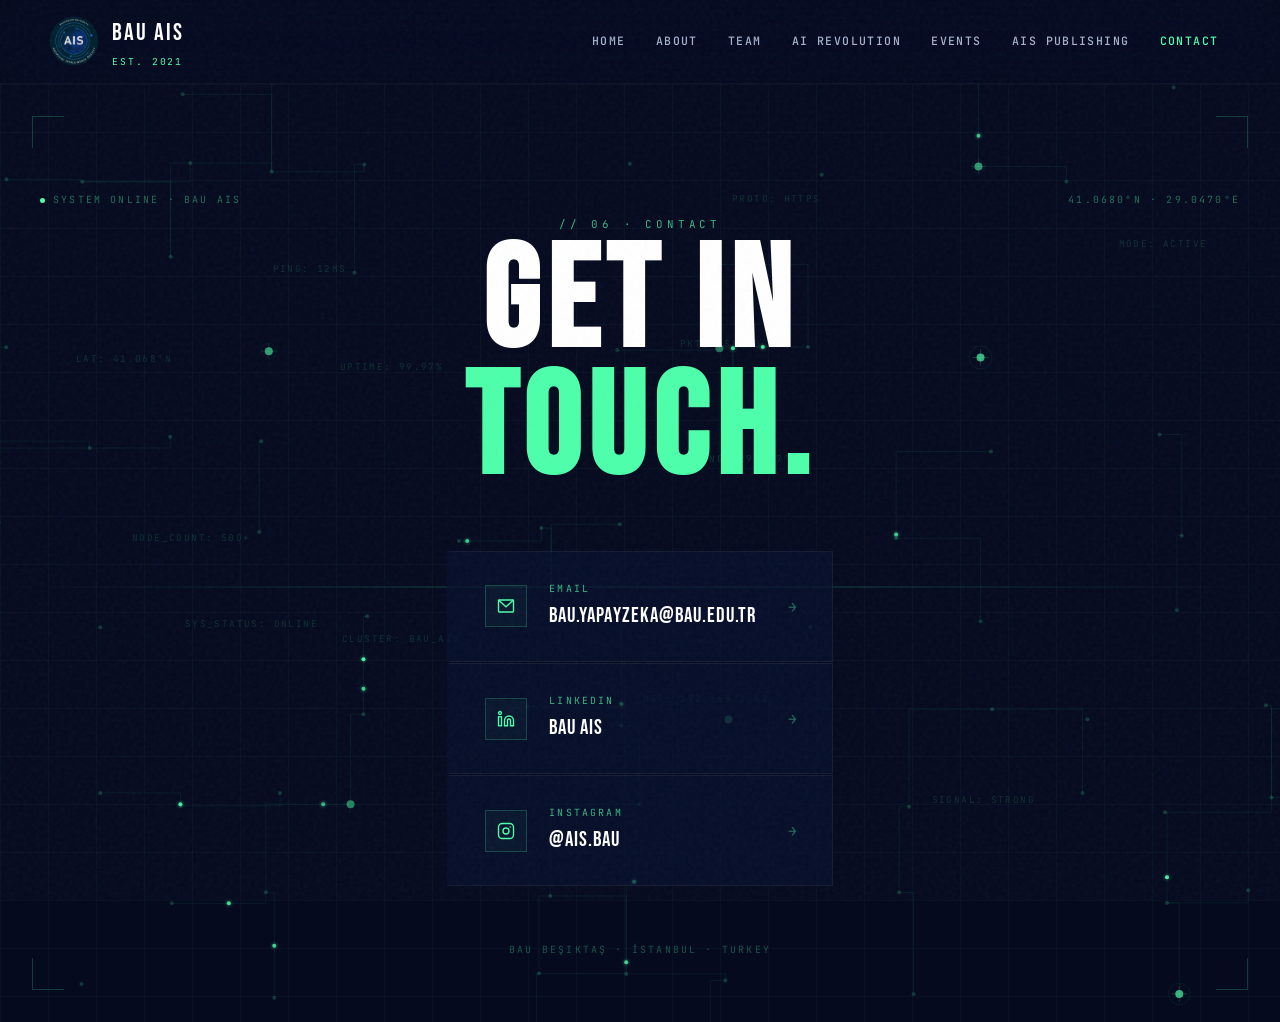
<file: contact.html>
<!DOCTYPE html>
<html lang="en">
<head>
<meta charset="UTF-8">
<meta name="viewport" content="width=device-width, initial-scale=1.0">
<title>Contact — BAU AIS</title>
<link rel="stylesheet" href="styles.css">
<style>
/* ── PAGE ── */
.contact-page {
  min-height: 100vh;
  display: flex;
  flex-direction: column;
  align-items: center;
  justify-content: center;
  position: relative;
  overflow: hidden;
  background: var(--navy-900);
  padding: calc(var(--header-h) + 3rem) var(--gutter) 4rem;
}

/* ── ROBOT CANVAS ── */
#robotCanvas {
  position: absolute;
  inset: 0;
  width: 100%;
  height: 100%;
  z-index: 0;
  opacity: 1;
}

/* ── GRID OVERLAY ── */
.grid-overlay {
  position: absolute;
  inset: 0;
  z-index: 1;
  background-image:
    linear-gradient(rgba(77,255,170,0.03) 1px, transparent 1px),
    linear-gradient(90deg, rgba(77,255,170,0.03) 1px, transparent 1px);
  background-size: 48px 48px;
  pointer-events: none;
}

/* ── SCAN LINE ── */
.scanline {
  position: absolute;
  left: 0; right: 0;
  height: 2px;
  background: linear-gradient(90deg, transparent, rgba(77,255,170,0.15), transparent);
  z-index: 2;
  animation: scanDown 8s linear infinite;
  pointer-events: none;
}
@keyframes scanDown {
  0%   { top: -2px; opacity: 0; }
  5%   { opacity: 1; }
  95%  { opacity: 1; }
  100% { top: 100%; opacity: 0; }
}

/* ── CORNER BRACKETS ── */
.corners {
  position: absolute;
  inset: 2rem;
  z-index: 2;
  pointer-events: none;
}
.corners span {
  position: absolute;
  width: 32px; height: 32px;
  border-color: rgba(77,255,170,0.2);
  border-style: solid;
  transition: border-color 0.5s;
}
.corners span:nth-child(1) { top: 0; left: 0; border-width: 1px 0 0 1px; }
.corners span:nth-child(2) { top: 0; right: 0; border-width: 1px 1px 0 0; }
.corners span:nth-child(3) { bottom: 0; left: 0; border-width: 0 0 1px 1px; }
.corners span:nth-child(4) { bottom: 0; right: 0; border-width: 0 1px 1px 0; }

/* ── STATUS BAR ── */
.status-bar {
  position: absolute;
  top: calc(var(--header-h) + 1.5rem);
  left: 0; right: 0;
  display: flex;
  justify-content: space-between;
  padding: 0 2.5rem;
  font-family: var(--font-mono);
  font-size: 0.62rem;
  letter-spacing: 0.22em;
  color: rgba(77,255,170,0.4);
  text-transform: uppercase;
  z-index: 3;
  pointer-events: none;
}
.status-dot {
  display: inline-block;
  width: 5px; height: 5px;
  border-radius: 50%;
  background: var(--green);
  margin-right: 0.5rem;
  animation: blink 2s ease-in-out infinite;
  vertical-align: middle;
}
@keyframes blink { 0%,100%{opacity:1} 50%{opacity:0.2} }

/* ── MAIN CONTENT ── */
.contact-content {
  position: relative;
  z-index: 4;
  display: flex;
  flex-direction: column;
  align-items: center;
  text-align: center;
  gap: 3.5rem;
}

/* ── HEADING ── */
.contact-heading {
  display: flex;
  flex-direction: column;
  gap: 0.5rem;
}
.contact-eyebrow {
  font-family: var(--font-mono);
  font-size: 0.68rem;
  letter-spacing: 0.35em;
  color: var(--green);
  text-transform: uppercase;
  opacity: 0.7;
}
.contact-title {
  font-family: var(--font-display);
  font-size: clamp(3.5rem, 12vw, 9rem);
  line-height: 0.88;
  letter-spacing: 0.05em;
  color: var(--white);
  text-transform: uppercase;
}
.contact-title em {
  display: block;
  font-style: normal;
  color: var(--green);
}

/* ── LINKS ── */
.contact-links {
  display: flex;
  flex-direction: column;
  gap: 1px;
  width: 100%;
  max-width: 560px;
}

.contact-link {
  display: flex;
  align-items: center;
  justify-content: space-between;
  gap: 2rem;
  padding: 1.8rem 2.2rem;
  background: rgba(8,17,46,0.7);
  border: 1px solid rgba(255,255,255,0.06);
  border-left: 3px solid transparent;
  backdrop-filter: blur(12px);
  transition: all 0.35s cubic-bezier(0.16,1,0.3,1);
  text-decoration: none;
  color: var(--off-white);
  position: relative;
  overflow: hidden;
}
.contact-link::before {
  content: '';
  position: absolute;
  inset: 0;
  background: rgba(77,255,170,0.03);
  transform: translateX(-100%);
  transition: transform 0.4s cubic-bezier(0.16,1,0.3,1);
}
.contact-link:hover {
  border-left-color: var(--green);
  background: rgba(13,26,63,0.9);
  transform: translateX(6px);
}
.contact-link:hover::before { transform: translateX(0); }

.link-left {
  display: flex;
  align-items: center;
  gap: 1.4rem;
}
.link-icon {
  width: 42px; height: 42px;
  border: 1px solid rgba(77,255,170,0.2);
  display: grid;
  place-items: center;
  flex-shrink: 0;
  transition: border-color 0.3s, background 0.3s;
  background: rgba(77,255,170,0.04);
}
.contact-link:hover .link-icon {
  border-color: var(--green);
  background: rgba(77,255,170,0.1);
}
.link-icon svg {
  width: 18px; height: 18px;
  color: var(--green);
  fill: none;
  stroke: currentColor;
  stroke-width: 1.8;
}

.link-text {
  display: flex;
  flex-direction: column;
  gap: 0.15rem;
  text-align: left;
}
.link-label {
  font-family: var(--font-mono);
  font-size: 0.62rem;
  letter-spacing: 0.22em;
  color: var(--green);
  text-transform: uppercase;
  opacity: 0.7;
}
.link-value {
  font-family: var(--font-display);
  font-size: 1.3rem;
  letter-spacing: 0.05em;
  color: var(--white);
  text-transform: uppercase;
}

.link-arrow {
  font-family: var(--font-mono);
  font-size: 0.9rem;
  color: rgba(77,255,170,0.4);
  transition: color 0.3s, transform 0.3s;
  flex-shrink: 0;
}
.contact-link:hover .link-arrow {
  color: var(--green);
  transform: translateX(4px);
}

/* ── COORDINATES ── */
.contact-coords {
  font-family: var(--font-mono);
  font-size: 0.62rem;
  letter-spacing: 0.22em;
  color: rgba(77,255,170,0.3);
  text-transform: uppercase;
}

/* ── ANIMATIONS ── */
.contact-content > * {
  opacity: 0;
  transform: translateY(24px);
  animation: fadeUp 0.8s cubic-bezier(0.16,1,0.3,1) forwards;
}
.contact-content > *:nth-child(1) { animation-delay: 0.1s; }
.contact-content > *:nth-child(2) { animation-delay: 0.25s; }
.contact-content > *:nth-child(3) { animation-delay: 0.45s; }
@keyframes fadeUp {
  to { opacity: 1; transform: none; }
}

/* ── FLOATING DATA NODES ── */
.data-node {
  position: absolute;
  font-family: var(--font-mono);
  font-size: 0.58rem;
  letter-spacing: 0.15em;
  color: rgba(77,255,170,0.15);
  text-transform: uppercase;
  pointer-events: none;
  z-index: 2;
  white-space: nowrap;
}
</style>
</head>
<body>

<header class="site-header">
  <div class="header-inner">
    <a href="index.html" class="logo">
      <span class="logo-mark">
        <img src="assets/logo.png" alt="BAU AIS">
      </span>
      <span>BAU AIS<small>Est. 2021</small></span>
    </a>
    <button class="nav-toggle" aria-label="Toggle nav">
      <svg viewBox="0 0 24 24" fill="none" stroke="currentColor" stroke-width="2"><line x1="3" y1="6" x2="21" y2="6"/><line x1="3" y1="12" x2="21" y2="12"/><line x1="3" y1="18" x2="21" y2="18"/></svg>
    </button>
    <nav class="nav">
      <a href="index.html">Home</a>
      <a href="about.html">About</a>
      <a href="team.html">Team</a>
      <a href="ai-revolution.html">AI Revolution</a>
      <a href="events.html">Events</a>
      <a href="publishing.html">AIS Publishing</a>
      <a href="contact.html">Contact</a>
    </nav>
  </div>
</header>

<main>
  <div class="contact-page">

    <!-- Robot circuit canvas -->
    <canvas id="robotCanvas"></canvas>

    <!-- Grid + scan effects -->
    <div class="grid-overlay"></div>
    <div class="scanline"></div>
    <div class="corners"><span></span><span></span><span></span><span></span></div>

    <!-- Status bar -->
    <div class="status-bar">
      <span><span class="status-dot"></span>System online · BAU AIS</span>
      <span>41.0680°N · 29.0470°E</span>
    </div>

    <!-- Floating data labels (injected by JS) -->

    <!-- Main contact content -->
    <div class="contact-content">

      <div class="contact-heading">
        <span class="contact-eyebrow">// 06 · Contact</span>
        <h1 class="contact-title">
          Get In<br><em>Touch.</em>
        </h1>
      </div>

      <div class="contact-links">
        <a class="contact-link" href="mailto:bau.yapayzeka@bau.edu.tr">
          <div class="link-left">
            <div class="link-icon">
              <svg viewBox="0 0 24 24"><rect x="2" y="4" width="20" height="16" rx="1"/><polyline points="2,4 12,13 22,4"/></svg>
            </div>
            <div class="link-text">
              <span class="link-label">Email</span>
              <span class="link-value">bau.yapayzeka@bau.edu.tr</span>
            </div>
          </div>
          <span class="link-arrow">→</span>
        </a>

        <a class="contact-link" href="https://www.linkedin.com/company/ais-bau/" target="_blank" rel="noopener">
          <div class="link-left">
            <div class="link-icon">
              <svg viewBox="0 0 24 24"><path d="M16 8a6 6 0 0 1 6 6v7h-4v-7a2 2 0 0 0-2-2 2 2 0 0 0-2 2v7h-4v-7a6 6 0 0 1 6-6z"/><rect x="2" y="9" width="4" height="12"/><circle cx="4" cy="4" r="2"/></svg>
            </div>
            <div class="link-text">
              <span class="link-label">LinkedIn</span>
              <span class="link-value">BAU AIS</span>
            </div>
          </div>
          <span class="link-arrow">→</span>
        </a>

        <a class="contact-link" href="https://www.instagram.com/ais.bau/" target="_blank" rel="noopener">
          <div class="link-left">
            <div class="link-icon">
              <svg viewBox="0 0 24 24"><rect x="2" y="2" width="20" height="20" rx="5"/><circle cx="12" cy="12" r="4"/><circle cx="17.5" cy="6.5" r="1" fill="currentColor" stroke="none"/></svg>
            </div>
            <div class="link-text">
              <span class="link-label">Instagram</span>
              <span class="link-value">@ais.bau</span>
            </div>
          </div>
          <span class="link-arrow">→</span>
        </a>
      </div>

      <span class="contact-coords">BAU Beşiktaş · İstanbul · Turkey</span>

    </div>
  </div>
</main>

<script src="main.js"></script>
<script>
(function () {
  const canvas = document.getElementById('robotCanvas');
  const ctx = canvas.getContext('2d');
  const G = '#4dffaa';
  let W, H, nodes, edges, packets, dpr;

  /* ── resize ── */
  function resize() {
    dpr = Math.min(devicePixelRatio || 1, 2);
    W = canvas.clientWidth;
    H = canvas.clientHeight;
    canvas.width = W * dpr;
    canvas.height = H * dpr;
    ctx.setTransform(dpr, 0, 0, dpr, 0, 0);
    build();
  }

  /* ── build circuit graph ── */
  function build() {
    nodes = [];
    edges = [];
    packets = [];

    // Snap to a grid with jitter — looks like a PCB
    const cols = Math.ceil(W / 90) + 1;
    const rows = Math.ceil(H / 90) + 1;
    for (let r = 0; r < rows; r++) {
      for (let c = 0; c < cols; c++) {
        if (Math.random() < 0.55) continue; // sparse
        nodes.push({
          x: c * 90 + (Math.random() - 0.5) * 28,
          y: r * 90 + (Math.random() - 0.5) * 28,
          r: Math.random() < 0.15 ? 4 : 2,
          pulse: Math.random() * Math.PI * 2,
        });
      }
    }

    // Connect nearby nodes with orthogonal-ish lines
    for (let i = 0; i < nodes.length; i++) {
      let connected = 0;
      for (let j = i + 1; j < nodes.length; j++) {
        const dx = nodes[j].x - nodes[i].x;
        const dy = nodes[j].y - nodes[i].y;
        const d = Math.hypot(dx, dy);
        if (d < 130 && connected < 3 && Math.random() < 0.6) {
          edges.push({ a: i, b: j, d });
          connected++;
        }
      }
    }

    // Spawn initial packets
    for (let k = 0; k < 18; k++) spawnPacket();
  }

  function spawnPacket() {
    if (edges.length === 0) return;
    const e = edges[Math.floor(Math.random() * edges.length)];
    packets.push({
      ei: edges.indexOf(e),
      t: Math.random(),           // 0→1 along edge
      dir: Math.random() < 0.5 ? 1 : -1,
      speed: 0.002 + Math.random() * 0.003,
      alpha: 0.6 + Math.random() * 0.4,
    });
  }

  /* ── draw ── */
  function draw() {
    ctx.clearRect(0, 0, W, H);
    const t = performance.now() / 1000;

    // Edges
    edges.forEach(({ a, b }) => {
      const na = nodes[a], nb = nodes[b];
      ctx.beginPath();
      // Orthogonal path: go horizontal then vertical
      const mx = nb.x;
      const my = na.y;
      ctx.moveTo(na.x, na.y);
      ctx.lineTo(mx, my);
      ctx.lineTo(nb.x, nb.y);
      ctx.strokeStyle = 'rgba(77,255,170,0.07)';
      ctx.lineWidth = 1;
      ctx.stroke();
    });

    // Nodes
    nodes.forEach(n => {
      const pulse = 0.5 + 0.5 * Math.sin(t * 1.4 + n.pulse);
      // Outer glow ring (only big nodes)
      if (n.r > 2) {
        ctx.beginPath();
        ctx.arc(n.x, n.y, n.r * 3 * pulse, 0, Math.PI * 2);
        ctx.strokeStyle = `rgba(77,255,170,${0.08 * pulse})`;
        ctx.lineWidth = 1;
        ctx.stroke();
      }
      // Core dot
      ctx.beginPath();
      ctx.arc(n.x, n.y, n.r, 0, Math.PI * 2);
      ctx.fillStyle = `rgba(77,255,170,${n.r > 2 ? 0.4 + 0.3 * pulse : 0.18})`;
      ctx.fill();
      // Cross marker on large nodes
      if (n.r > 2) {
        ctx.strokeStyle = `rgba(77,255,170,${0.25 * pulse})`;
        ctx.lineWidth = 0.8;
        ctx.beginPath();
        ctx.moveTo(n.x - 8, n.y); ctx.lineTo(n.x + 8, n.y);
        ctx.moveTo(n.x, n.y - 8); ctx.lineTo(n.x, n.y + 8);
        ctx.stroke();
      }
    });

    // Packets (data flowing along edges)
    packets = packets.filter(p => {
      const e = edges[p.ei];
      if (!e) return false;
      p.t += p.speed * p.dir;
      if (p.t > 1 || p.t < 0) {
        spawnPacket();
        return false;
      }
      const na = nodes[e.a], nb = nodes[e.b];
      // Same orthogonal path as edge
      const mx = nb.x, my = na.y;
      let px, py;
      if (p.t < 0.5) {
        px = na.x + (mx - na.x) * (p.t * 2);
        py = na.y;
      } else {
        px = mx;
        py = my + (nb.y - my) * ((p.t - 0.5) * 2);
      }
      ctx.beginPath();
      ctx.arc(px, py, 2, 0, Math.PI * 2);
      ctx.fillStyle = `rgba(77,255,170,${p.alpha})`;
      ctx.fill();
      // Trail
      ctx.beginPath();
      ctx.arc(px, py, 5, 0, Math.PI * 2);
      const g = ctx.createRadialGradient(px, py, 0, px, py, 5);
      g.addColorStop(0, `rgba(77,255,170,0.25)`);
      g.addColorStop(1, `rgba(77,255,170,0)`);
      ctx.fillStyle = g;
      ctx.fill();
      return true;
    });

    requestAnimationFrame(draw);
  }

  window.addEventListener('resize', resize, { passive: true });
  resize();
  draw();

  // Floating data labels
  const labels = [
    'SYS_STATUS: ONLINE', 'NET: 192.168.1.42', 'PKT_LOSS: 0.00%',
    'UPTIME: 99.97%', 'LAT: 41.068°N', 'LNG: 29.047°E',
    'NODE_COUNT: 500+', 'PROTO: HTTPS', 'SIGNAL: STRONG',
    'CLUSTER: BAU_AIS', 'MODE: ACTIVE', 'PING: 12ms',
  ];
  const page = document.querySelector('.contact-page');
  labels.forEach((txt, i) => {
    const el = document.createElement('div');
    el.className = 'data-node';
    el.textContent = txt;
    el.style.cssText = `
      left: ${5 + Math.random() * 85}%;
      top: ${8 + Math.random() * 80}%;
      animation: fadeNode ${4 + Math.random() * 6}s ease-in-out ${Math.random() * 5}s infinite alternate;
    `;
    page.appendChild(el);
  });

  const style = document.createElement('style');
  style.textContent = `
    @keyframes fadeNode {
      0%   { opacity: 0.05; }
      50%  { opacity: 0.22; }
      100% { opacity: 0.07; }
    }
  `;
  document.head.appendChild(style);
})();
</script>
</body>
</html>
</file>
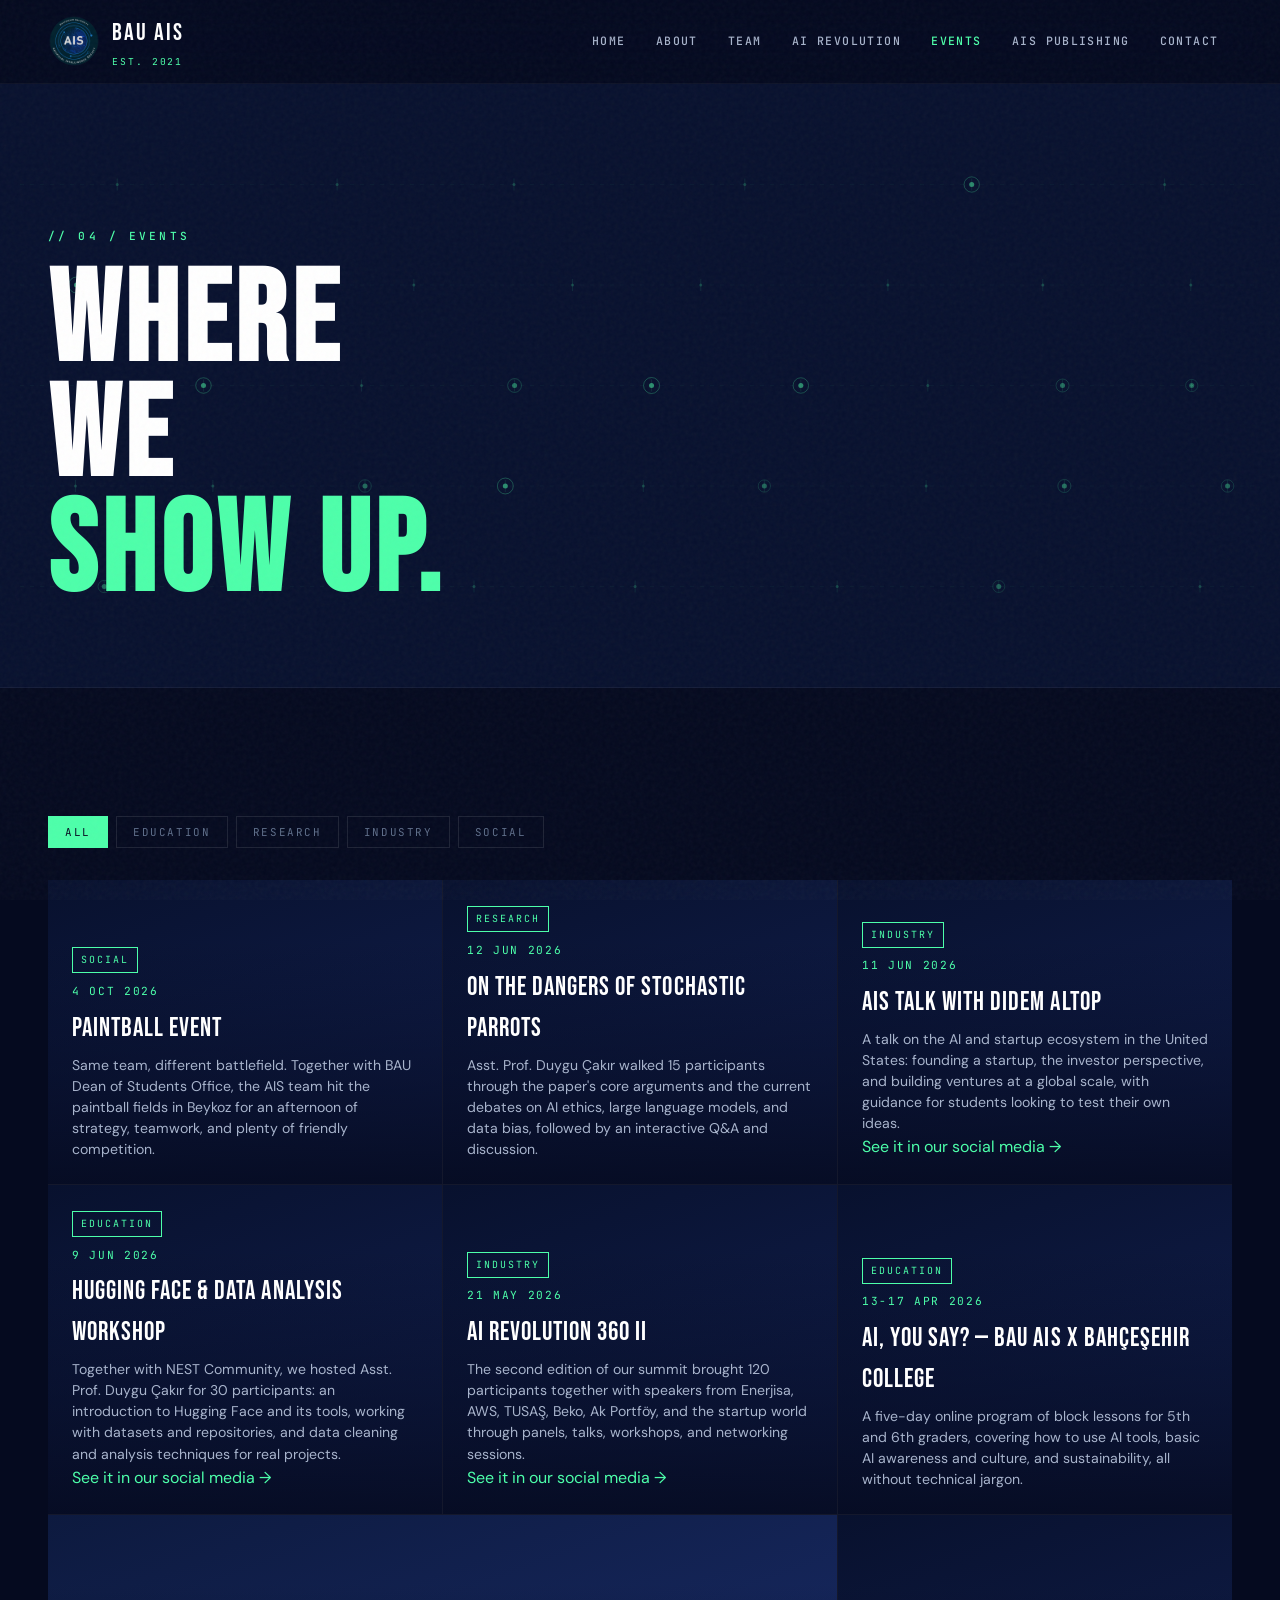
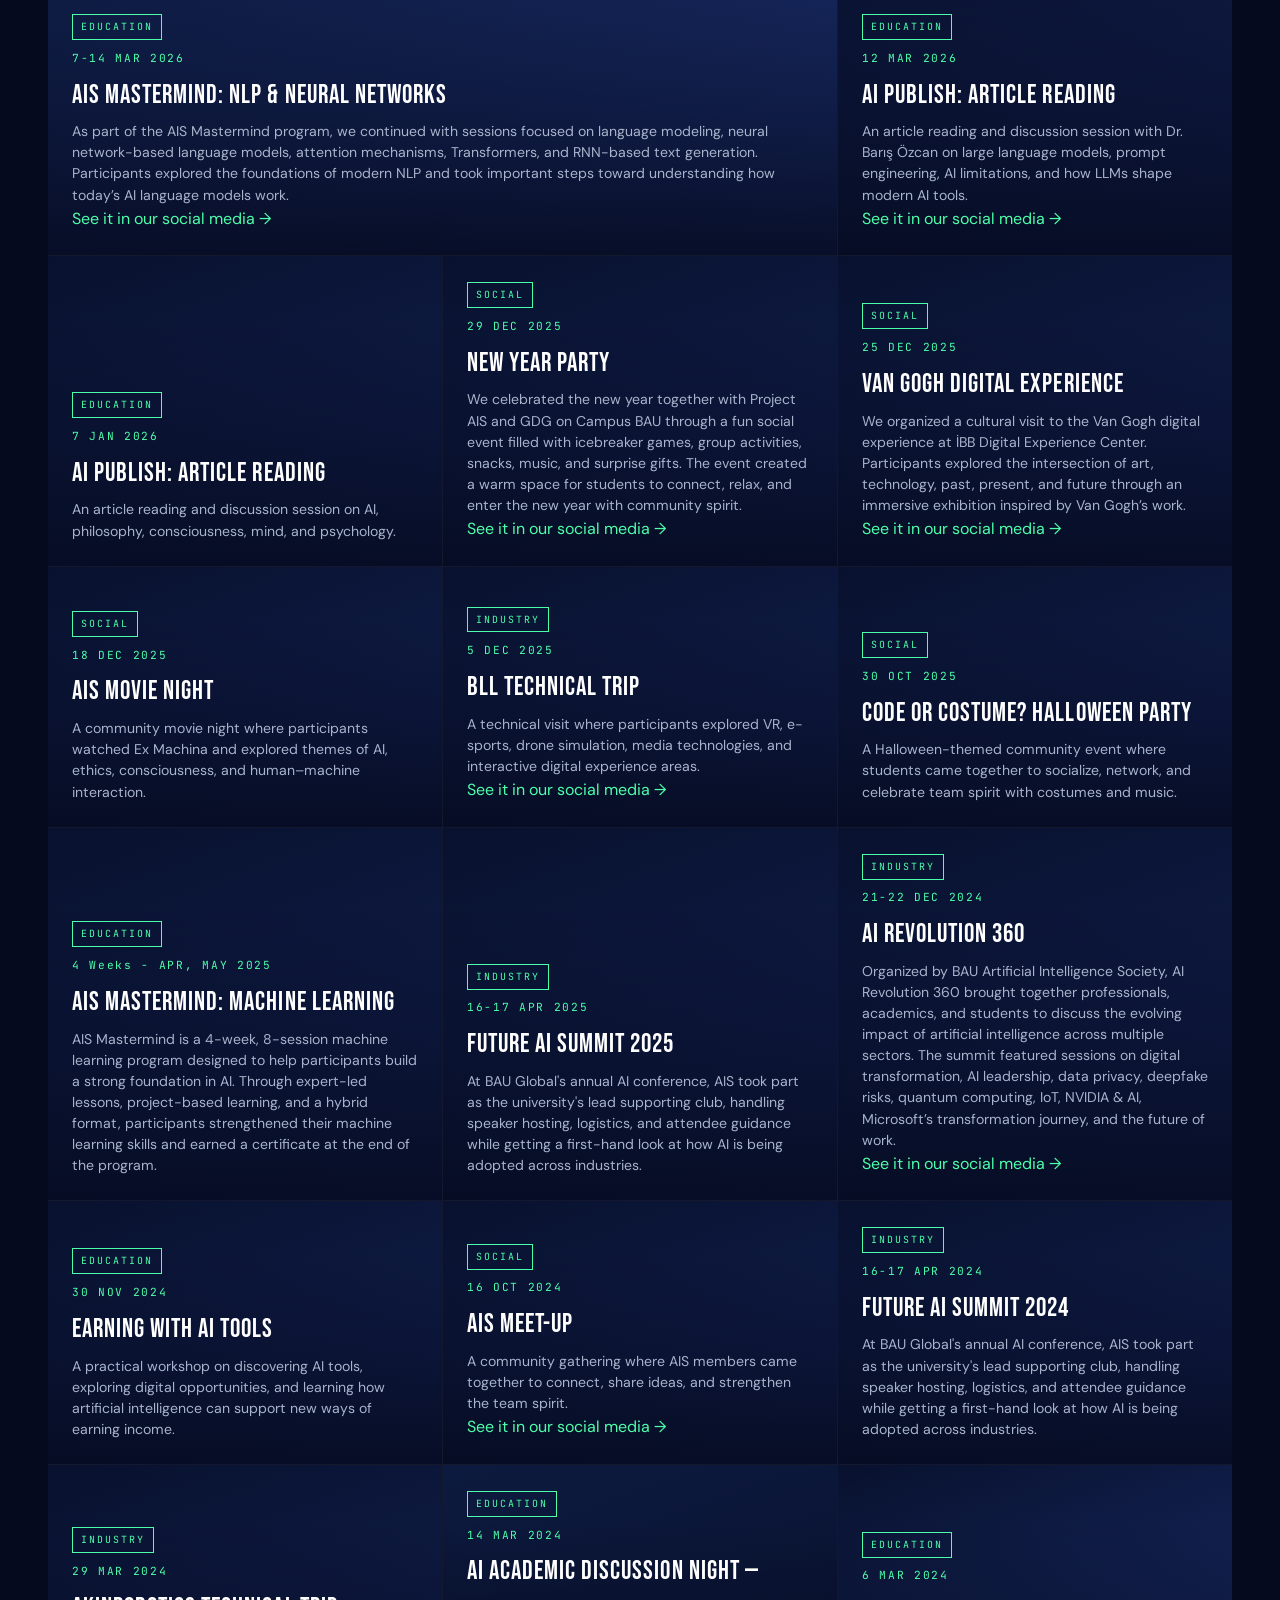
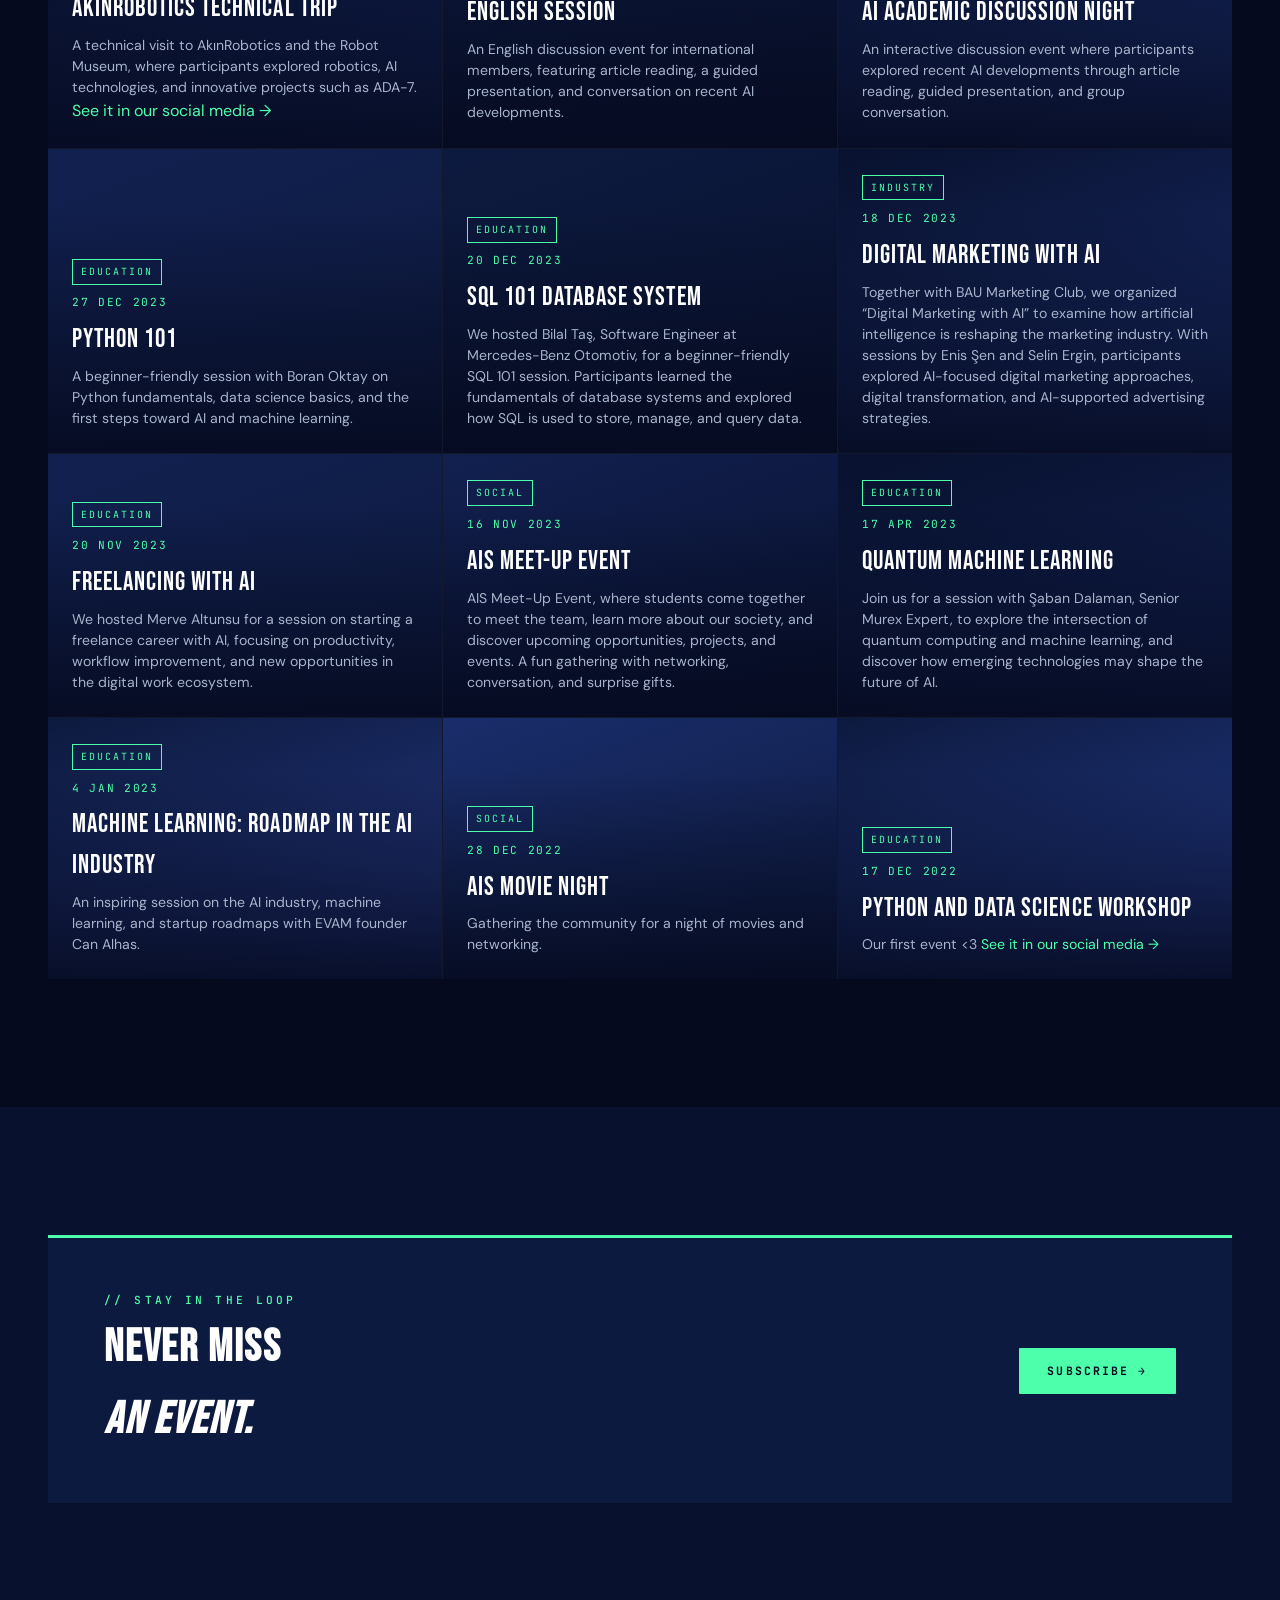
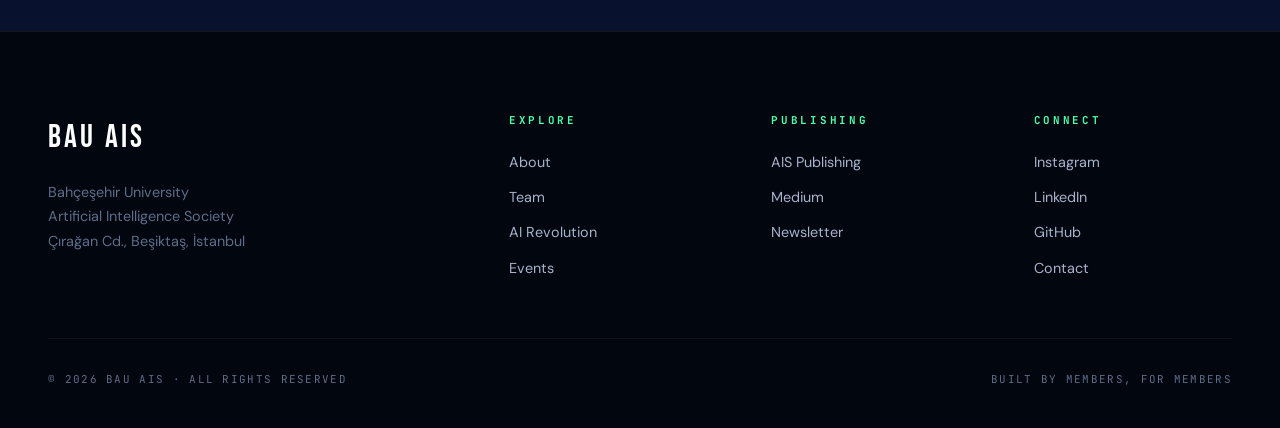
<file: events.html>
<!DOCTYPE html>
<html lang="en">
<head>
<meta charset="UTF-8"><meta name="viewport" content="width=device-width, initial-scale=1.0">
<title>Events — BAU AIS</title>
<link rel="stylesheet" href="styles.css"><link rel="stylesheet" href="inner.css">
<style>
.bg-bootcamp  { background: linear-gradient(160deg, #0d1a3f 0%, #1a2d6b 100%); }
.bg-halloween { background: linear-gradient(160deg, #08112e 0%, #122050 100%); }
.bg-paper     { background: linear-gradient(160deg, #0d1a3f 0%, #08112e 100%); }
.bg-hackathon { background: linear-gradient(160deg, #122050 0%, #0d1a3f 100%); }
.bg-talk      { background: linear-gradient(160deg, #08112e 0%, #1a2d6b 100%); }
.bg-newyear   { background: linear-gradient(160deg, #0d1a3f 0%, #243680 100%); }
.bg-vision    { background: linear-gradient(160deg, #122050 0%, #08112e 100%); }
.bg-orient    { background: linear-gradient(160deg, #08112e 0%, #122050 100%); }
.bg-mixer     { background: linear-gradient(160deg, #1a2d6b 0%, #0d1a3f 100%); }
.bg-air2      { background: linear-gradient(160deg, #0d1a3f 0%, #1a2d6b 60%, #243680 100%); }
</style>
</head>
<body>
<header class="site-header">
  <div class="header-inner">
    <a href="index.html" class="logo"><span class="logo-mark"><img src="assets/logo.png" alt="BAU AIS"></span><span>BAU AIS<small>Est. 2021</small></span></a>
    <button class="nav-toggle" aria-label="Toggle nav"><svg viewBox="0 0 24 24" fill="none" stroke="currentColor" stroke-width="2"><line x1="3" y1="6" x2="21" y2="6"/><line x1="3" y1="12" x2="21" y2="12"/><line x1="3" y1="18" x2="21" y2="18"/></svg></button>
    <nav class="nav"><a href="index.html">Home</a><a href="about.html">About</a><a href="team.html">Team</a><a href="ai-revolution.html">AI Revolution</a><a href="events.html">Events</a><a href="publishing.html">AIS Publishing</a><a href="contact.html">Contact</a></nav>
  </div>
</header>
<main>
  <style>
    .page-hero { position: relative; overflow: hidden; }
    #eventsCanvas {
      position: absolute; inset: 0; width: 100%; height: 100%;
      z-index: 0; opacity: 0.65;
    }
    .page-hero > .container { position: relative; z-index: 1; }
  </style>

  <section class="page-hero">
    <canvas id="eventsCanvas"></canvas>
    <div class="container">
      <span class="eyebrow">// 04 / Events</span>
      <h1>Where<br>We<br><em>Show Up.</em></h1>
    </div>
  </section>

  <script>
  (function(){
    const c = document.getElementById('eventsCanvas');
    const ctx = c.getContext('2d');
    let W, H, dpr, markers, pulses;
    function resize() {
      dpr = Math.min(devicePixelRatio || 1, 2);
      W = c.clientWidth; H = c.clientHeight;
      c.width = W * dpr; c.height = H * dpr;
      ctx.setTransform(dpr,0,0,dpr,0,0);
      build();
    }
    function build() {
      // Multiple horizontal timeline tracks
      const trackCount = 5;
      const trackGap = H / (trackCount + 1);
      markers = [];
      for (let t = 0; t < trackCount; t++) {
        const y = trackGap * (t + 1);
        const markerCount = 6 + Math.floor(Math.random() * 4);
        for (let m = 0; m < markerCount; m++) {
          markers.push({
            x: (m + 0.5) * (W / markerCount) + (Math.random() - 0.5) * 40,
            y: y,
            size: Math.random() < 0.3 ? 6 : 3,
            phase: Math.random() * Math.PI * 2,
            track: t,
          });
        }
      }
      pulses = [];
    }
    function spawnPulse() {
      if (markers.length === 0) return;
      const m = markers[Math.floor(Math.random() * markers.length)];
      pulses.push({ x: m.x, y: m.y, r: 0, alpha: 1 });
    }
    let lastSpawn = 0;
    function draw(t) {
      ctx.clearRect(0,0,W,H);
      const time = t / 1000;

      // Track lines (horizontal)
      const trackYs = [...new Set(markers.map(m => m.y))];
      trackYs.forEach(y => {
        ctx.strokeStyle = 'rgba(77,255,170,0.06)';
        ctx.lineWidth = 1;
        ctx.setLineDash([4, 6]);
        ctx.beginPath();
        ctx.moveTo(20, y); ctx.lineTo(W - 20, y);
        ctx.stroke();
        ctx.setLineDash([]);
      });

      // Markers
      markers.forEach(m => {
        const pulse = 0.5 + 0.5 * Math.sin(time * 1.2 + m.phase);
        // Vertical tick
        ctx.strokeStyle = 'rgba(77,255,170,0.15)';
        ctx.lineWidth = 1;
        ctx.beginPath();
        ctx.moveTo(m.x, m.y - 6); ctx.lineTo(m.x, m.y + 6);
        ctx.stroke();
        // Dot
        if (m.size > 4) {
          ctx.beginPath();
          ctx.arc(m.x, m.y, m.size + pulse * 2, 0, Math.PI * 2);
          ctx.strokeStyle = `rgba(77,255,170,${0.2 + pulse * 0.2})`;
          ctx.stroke();
          ctx.beginPath();
          ctx.arc(m.x, m.y, 2.5, 0, Math.PI * 2);
          ctx.fillStyle = `rgba(77,255,170,${0.5 + pulse * 0.3})`;
          ctx.fill();
        } else {
          ctx.beginPath();
          ctx.arc(m.x, m.y, 1.5, 0, Math.PI * 2);
          ctx.fillStyle = 'rgba(77,255,170,0.3)';
          ctx.fill();
        }
      });

      // Spawn random pulses
      if (t - lastSpawn > 600) {
        spawnPulse();
        lastSpawn = t;
      }
      // Draw pulses (expanding rings)
      pulses = pulses.filter(p => {
        p.r += 0.8;
        p.alpha -= 0.012;
        if (p.alpha <= 0) return false;
        ctx.beginPath();
        ctx.arc(p.x, p.y, p.r, 0, Math.PI * 2);
        ctx.strokeStyle = `rgba(77,255,170,${p.alpha * 0.4})`;
        ctx.lineWidth = 1;
        ctx.stroke();
        return true;
      });

      requestAnimationFrame(draw);
    }
    window.addEventListener('resize', resize, { passive: true });
    resize(); requestAnimationFrame(draw);
  })();
  </script>

  <section class="section-pad" style="background:var(--navy-900);">
    <div class="container">
      <div class="event-filters">
        <button class="filter-pill active" data-cat="all">All</button>
        <button class="filter-pill" data-cat="education">Education</button>
        <button class="filter-pill" data-cat="research">Research</button>
        <button class="filter-pill" data-cat="industry">Industry</button>
        <button class="filter-pill" data-cat="social">Social</button>
      </div>

      


      
      <div class="events-gallery reveal">
        <div class="ev-card span-4" data-cat="social">
          <div class="ev-bg bg-halloween"></div><div class="ev-overlay"></div>
          <div class="ev-content">
            <span class="ev-tag" style="color:var(--green)">Social</span>
            <div class="ev-date">4 OCT 2026</div>
            <div class="ev-title">Paintball Event</div>
            <p class="ev-desc">Same team, different battlefield. Together with BAU Dean of Students Office, the AIS team hit the paintball fields in Beykoz for an afternoon of strategy, teamwork, and plenty of friendly competition.</p>
          </div>
        </div>
        <div class="ev-card span-4" data-cat="research">
          <div class="ev-bg bg-halloween"></div><div class="ev-overlay"></div>
          <div class="ev-content">
            <span class="ev-tag" style="color:var(--green)">Research</span>
            <div class="ev-date">12 JUN 2026</div>
            <div class="ev-title">On the Dangers of Stochastic Parrots</div>
            <p class="ev-desc">Asst. Prof. Duygu Çakır walked 15 participants through the paper's core arguments and the current debates on AI ethics, large language models, and data bias, followed by an interactive Q&amp;A and discussion.</p>
          </div>
        </div>
        <div class="ev-card span-4" data-cat="industry">
          <div class="ev-bg bg-halloween"></div><div class="ev-overlay"></div>
          <div class="ev-content">
            <span class="ev-tag" style="color:var(--green)">Industry</span>
            <div class="ev-date">11 JUN 2026</div>
            <div class="ev-title">AIS Talk with Didem Altop</div>
            <p class="ev-desc">A talk on the AI and startup ecosystem in the United States: founding a startup, the investor perspective, and building ventures at a global scale, with guidance for students looking to test their own ideas.</p>
            <a href="https://www.instagram.com/p/DZZFut2CHco/" style="color:var(--green);">See it in our social media →</a>
          </div>
        </div>
        <div class="ev-card span-4" data-cat="education">
          <div class="ev-bg bg-halloween"></div><div class="ev-overlay"></div>
          <div class="ev-content">
            <span class="ev-tag" style="color:var(--green)">Education</span>
            <div class="ev-date">9 JUN 2026</div>
            <div class="ev-title">Hugging Face &amp; Data Analysis Workshop</div>
            <p class="ev-desc">Together with NEST Community, we hosted Asst. Prof. Duygu Çakır for 30 participants: an introduction to Hugging Face and its tools, working with datasets and repositories, and data cleaning and analysis techniques for real projects.</p>
            <a href="https://www.instagram.com/p/DZhGXEmtKRI/" style="color:var(--green);">See it in our social media →</a>
          </div>
        </div>
        <div class="ev-card span-4" data-cat="industry">
          <div class="ev-bg bg-halloween"></div><div class="ev-overlay"></div>
          <div class="ev-content">
            <span class="ev-tag" style="color:var(--green)">Industry</span>
            <div class="ev-date">21 MAY 2026</div>
            <div class="ev-title">AI Revolution 360 II</div>
            <p class="ev-desc">The second edition of our summit brought 120 participants together with speakers from Enerjisa, AWS, TUSAŞ, Beko, Ak Portföy, and the startup world through panels, talks, workshops, and networking sessions.</p>
            <a href="https://www.instagram.com/p/DZW_tMniQ6o/" style="color:var(--green);">See it in our social media →</a>
          </div>
        </div>
        <div class="ev-card span-4" data-cat="education">
          <div class="ev-bg bg-halloween"></div><div class="ev-overlay"></div>
          <div class="ev-content">
            <span class="ev-tag" style="color:var(--green)">Education</span>
            <div class="ev-date">13-17 APR 2026</div>
            <div class="ev-title">AI, You Say? — BAU AIS x Bahçeşehir College</div>
            <p class="ev-desc">A five-day online program of block lessons for 5th and 6th graders, covering how to use AI tools, basic AI awareness and culture, and sustainability, all without technical jargon.</p>
          </div>
        </div>
        <div class="ev-card span-8" data-cat="education">
          <div class="ev-bg bg-bootcamp"></div><div class="ev-overlay"></div>
          <div class="ev-content">
            <span class="ev-tag" style="color:var(--green)">Education</span>
            <div class="ev-date">7-14 MAR 2026</div>
            <div class="ev-title">AIS Mastermind: NLP & Neural Networks</div>
            <p class="ev-desc">As part of the AIS Mastermind program, we continued with sessions focused on language modeling, neural network-based language models, attention mechanisms, Transformers, and RNN-based text generation. Participants explored the foundations of modern NLP and took important steps toward understanding how today’s AI language models work.</p>
            <a href="https://www.instagram.com/p/DV_it8PAtj4/" style="color:var(--green);">See it in our social media →</a>
          
          </div>
        </div>



          <div class="ev-card span-4" data-cat="education">
          <div class="ev-bg bg-halloween"></div><div class="ev-overlay"></div>
          <div class="ev-content">
            <span class="ev-tag" style="color:var(--green)">Education</span>
            <div class="ev-date">12 MAR 2026</div>
            <div class="ev-title">AI Publish: Article Reading</div>
            <p class="ev-desc">An article reading and discussion session with Dr. Barış Özcan on large language models, prompt engineering, AI limitations, and how LLMs shape modern AI tools.</p>
            <a href="https://www.instagram.com/p/DV-qiuGgn34/" style="color:var(--green);">See it in our social media →</a>
          
          </div>
        </div>  


      
          <div class="ev-card span-4" data-cat="education">
          <div class="ev-bg bg-halloween"></div><div class="ev-overlay"></div>
          <div class="ev-content">
            <span class="ev-tag" style="color:var(--green)">Education</span>
            <div class="ev-date">7 JAN 2026</div>
            <div class="ev-title">AI Publish: Article Reading</div>
            <p class="ev-desc">An article reading and discussion session on AI, philosophy, consciousness, mind, and psychology.</p>
          </div>
        </div>            
        <div class="ev-card span-4" data-cat="social">
          <div class="ev-bg bg-halloween"></div><div class="ev-overlay"></div>
          <div class="ev-content">
            <span class="ev-tag" style="color:var(--green)">Social</span>
            <div class="ev-date">29 DEC 2025</div>
            <div class="ev-title">New Year Party</div>
            <p class="ev-desc">We celebrated the new year together with Project AIS and GDG on Campus BAU through a fun social event filled with icebreaker games, group activities, snacks, music, and surprise gifts. The event created a warm space for students to connect, relax, and enter the new year with community spirit.</p>
            <a href="https://www.instagram.com/p/DTAYQaVAnwu/" style="color:var(--green);">See it in our social media →</a>
          </div>
        </div>          
        <div class="ev-card span-4" data-cat="social">
          <div class="ev-bg bg-halloween"></div><div class="ev-overlay"></div>
          <div class="ev-content">
            <span class="ev-tag" style="color:var(--green)">Social</span>
            <div class="ev-date">25 DEC 2025</div>
            <div class="ev-title">Van Gogh Digital Experience</div>
            <p class="ev-desc">We organized a cultural visit to the Van Gogh digital experience at İBB Digital Experience Center. Participants explored the intersection of art, technology, past, present, and future through an immersive exhibition inspired by Van Gogh’s work.</p>
            <a href="https://www.instagram.com/p/DSxDtcBgrCh/" style="color:var(--green);">See it in our social media →</a>
          
          </div>
        </div>            
        <div class="ev-card span-4" data-cat="social">
          <div class="ev-bg bg-halloween"></div><div class="ev-overlay"></div>
          <div class="ev-content">
            <span class="ev-tag" style="color:var(--green)">Social</span>
            <div class="ev-date">18 DEC 2025</div>
            <div class="ev-title">AIS Movie Night</div>
            <p class="ev-desc">A community movie night where participants watched Ex Machina and explored themes of AI, ethics, consciousness, and human–machine interaction.</p>
          </div>
        </div>  





          <div class="ev-card span-4" data-cat="industry">
          <div class="ev-bg bg-halloween"></div><div class="ev-overlay"></div>
          <div class="ev-content">
            <span class="ev-tag" style="color:var(--green)">Industry</span>
            <div class="ev-date">5 DEC 2025</div>
            <div class="ev-title">BLL Technical Trip</div>
            <p class="ev-desc">A technical visit where participants explored VR, e-sports, drone simulation, media technologies, and interactive digital experience areas.</p>
            <a href="https://www.instagram.com/p/DSMunNtgijU/" style="color:var(--green);">See it in our social media →</a>

          </div>
        </div>        
        <div class="ev-card span-4" data-cat="social">
          <div class="ev-bg bg-halloween"></div><div class="ev-overlay"></div>
          <div class="ev-content">
            <span class="ev-tag" style="color:var(--green)">Social</span>
            <div class="ev-date">30 OCT 2025</div>
            <div class="ev-title">Code or Costume? Halloween Party</div>
            <p class="ev-desc">A Halloween-themed community event where students came together to socialize, network, and celebrate team spirit with costumes and music.</p>
          </div>
        </div>        
        <div class="ev-card span-4" data-cat="education">
          <div class="ev-bg bg-halloween"></div><div class="ev-overlay"></div>
          <div class="ev-content">
            <span class="ev-tag" style="color:var(--green)">Education</span>
            <div class="ev-date">4 Weeks - APR, MAY 2025</div>
            <div class="ev-title">AIS Mastermind: Machine Learning</div>
            <p class="ev-desc">AIS Mastermind is a 4-week, 8-session machine learning program designed to help participants build a strong foundation in AI. Through expert-led lessons, project-based learning, and a hybrid format, participants strengthened their machine learning skills and earned a certificate at the end of the program.</p>
          </div>
        </div>
        <div class="ev-card span-4" data-cat="industry">
          <div class="ev-bg bg-halloween"></div><div class="ev-overlay"></div>
          <div class="ev-content">
            <span class="ev-tag" style="color:var(--green)">Industry</span>
            <div class="ev-date">16-17 APR 2025</div>
            <div class="ev-title">Future AI Summit 2025</div>
            <p class="ev-desc">At BAU Global's annual AI conference, AIS took part as the university's lead supporting club, handling speaker hosting, logistics, and attendee guidance while getting a first-hand look at how AI is being adopted across industries.</p>
          </div>
        </div>
        <div class="ev-card span-4" data-cat="industry">
          <div class="ev-bg bg-halloween"></div><div class="ev-overlay"></div>
          <div class="ev-content">
            <span class="ev-tag" style="color:var(--green)">Industry</span>
            <div class="ev-date">21-22 DEC 2024</div>
            <div class="ev-title">AI Revolution 360</div>
            <p class="ev-desc">Organized by BAU Artificial Intelligence Society, AI Revolution 360 brought together professionals, academics, and students to discuss the evolving impact of artificial intelligence across multiple sectors. The summit featured sessions on digital transformation, AI leadership, data privacy, deepfake risks, quantum computing, IoT, NVIDIA & AI, Microsoft’s transformation journey, and the future of work.</p>
             <a href="https://www.instagram.com/p/DD36_JPi1xS/" style="color:var(--green);">See it in our social media →</a>
         
          </div>
        </div>       
        <div class="ev-card span-4" data-cat="education">
          <div class="ev-bg bg-halloween"></div><div class="ev-overlay"></div>
          <div class="ev-content">
            <span class="ev-tag" style="color:var(--green)">Education</span>
            <div class="ev-date">30 NOV 2024</div>
            <div class="ev-title">Earning with AI Tools</div>
            <p class="ev-desc">A practical workshop on discovering AI tools, exploring digital opportunities, and learning how artificial intelligence can support new ways of earning income.</p>
          </div>
        </div>      
        <div class="ev-card span-4" data-cat="social">
          <div class="ev-bg bg-halloween"></div><div class="ev-overlay"></div>
          <div class="ev-content">
            <span class="ev-tag" style="color:var(--green)">Social</span>
            <div class="ev-date">16 OCT 2024</div>
            <div class="ev-title">AIS Meet-Up</div>
            <p class="ev-desc">A community gathering where AIS members came together to connect, share ideas, and strengthen the team spirit.</p>
            <a href="https://www.instagram.com/p/DBUEP4ZNJBP/" style="color:var(--green);">See it in our social media →</a>

          </div>
        </div>
        <div class="ev-card span-4" data-cat="industry">
          <div class="ev-bg bg-halloween"></div><div class="ev-overlay"></div>
          <div class="ev-content">
            <span class="ev-tag" style="color:var(--green)">Industry</span>
            <div class="ev-date">16-17 APR 2024</div>
            <div class="ev-title">Future AI Summit 2024</div>
            <p class="ev-desc">At BAU Global's annual AI conference, AIS took part as the university's lead supporting club, handling speaker hosting, logistics, and attendee guidance while getting a first-hand look at how AI is being adopted across industries.</p>
          </div>
        </div>
        <div class="ev-card span-4" data-cat="industry">
          <div class="ev-bg bg-halloween"></div><div class="ev-overlay"></div>
          <div class="ev-content">
            <span class="ev-tag" style="color:var(--green)">Industry</span>
            <div class="ev-date">29 MAR 2024</div>
            <div class="ev-title">AkınRobotics Technical Trip</div>
            <p class="ev-desc">A technical visit to AkınRobotics and the Robot Museum, where participants explored robotics, AI technologies, and innovative projects such as ADA-7.</p>
            <a href="https://www.instagram.com/p/C5Oc8Q-N0Kn/" style="color:var(--green);">See it in our social media →</a>

          </div>
        </div>


        <div class="ev-card span-4" data-cat="education">
          <div class="ev-bg bg-paper"></div><div class="ev-overlay"></div>
          <div class="ev-content">
            <span class="ev-tag" style="color:var(--green)">Education</span>
            <div class="ev-date">14 MAR 2024</div>
            <div class="ev-title">AI Academic Discussion Night — English Session</div>
            <p class="ev-desc"> An English discussion event for international members, featuring article reading, a guided presentation, and conversation on recent AI developments.</p>

          </div>
        </div>
        <div class="ev-card span-4" data-cat="education">
          <div class="ev-bg bg-talk"></div><div class="ev-overlay"></div>
          <div class="ev-content">
            <span class="ev-tag" style="color:var(--green)">Education</span>
            <div class="ev-date">6 MAR 2024</div>
            <div class="ev-title">AI Academic Discussion Night</div>
            <p class="ev-desc">An interactive discussion event where participants explored recent AI developments through article reading, guided presentation, and group conversation.</p>
          </div>
        </div>
        <div class="ev-card span-4" data-cat="education">
          <div class="ev-bg bg-hackathon"></div><div class="ev-overlay"></div>
          <div class="ev-content">
            <span class="ev-tag" style="color:var(--green)">Education</span>
            <div class="ev-date">27 DEC 2023</div>
            <div class="ev-title">PYTHON 101</div>
            <p class="ev-desc"> A beginner-friendly session with Boran Oktay on Python fundamentals, data science basics, and the first steps toward AI and machine learning.</p>
          </div>
        </div>




        
        <div class="ev-card span-4" data-cat="education">
          <div class="ev-bg bg-paper"></div><div class="ev-overlay"></div>
          <div class="ev-content">
            <span class="ev-tag" style="color:var(--green)">Education</span>
            <div class="ev-date">20 DEC 2023</div>
            <div class="ev-title">SQL 101 Database System</div>
            <p class="ev-desc">We hosted Bilal Taş, Software Engineer at Mercedes-Benz Otomotiv, for a beginner-friendly SQL 101 session. Participants learned the fundamentals of database systems and explored how SQL is used to store, manage, and query data.</p>

          </div>
        </div>
        <div class="ev-card span-4" data-cat="industry">
          <div class="ev-bg bg-talk"></div><div class="ev-overlay"></div>
          <div class="ev-content">
            <span class="ev-tag" style="color:var(--green)">Industry</span>
            <div class="ev-date">18 DEC 2023</div>
            <div class="ev-title">Digital Marketing with AI</div>
            <p class="ev-desc">Together with BAU Marketing Club, we organized “Digital Marketing with AI” to examine how artificial intelligence is reshaping the marketing industry. With sessions by Enis Şen and Selin Ergin, participants explored AI-focused digital marketing approaches, digital transformation, and AI-supported advertising strategies.</p>
          </div>
        </div>
        <div class="ev-card span-4" data-cat="education">
          <div class="ev-bg bg-hackathon"></div><div class="ev-overlay"></div>
          <div class="ev-content">
            <span class="ev-tag" style="color:var(--green)">Education</span>
            <div class="ev-date">20 NOV 2023</div>
            <div class="ev-title">Freelancing with AI</div>
            <p class="ev-desc"> We hosted Merve Altunsu for a session on starting a freelance career with AI, focusing on productivity, workflow improvement, and new opportunities in the digital work ecosystem.</p>
          </div>
        </div>
        <div class="ev-card span-4" data-cat="social">
          <div class="ev-bg bg-vision"></div><div class="ev-overlay"></div>
          <div class="ev-content">
            <span class="ev-tag" style="color:var(--green)">Social</span>
            <div class="ev-date">16 NOV 2023</div>
            <div class="ev-title">AIS Meet-Up Event</div>
            <p class="ev-desc">AIS Meet-Up Event, where students come together to meet the team, learn more about our society, and discover upcoming opportunities, projects, and events. A fun gathering with networking, conversation, and surprise gifts.</p>
          </div>
        </div>
        <div class="ev-card span-4" data-cat="education">
          <div class="ev-bg bg-orient"></div><div class="ev-overlay"></div>
          <div class="ev-content">
            <span class="ev-tag" style="color:var(--green)">Education</span>
            <div class="ev-date">17 APR 2023</div>
            <div class="ev-title">Quantum Machine Learning</div>
            <p class="ev-desc">Join us for a session with Şaban Dalaman, Senior Murex Expert, to explore the intersection of quantum computing and machine learning, and discover how emerging technologies may shape the future of AI.</p>
          </div>
        </div>
        <div class="ev-card span-4" data-cat="education">
          <div class="ev-bg bg-newyear"></div><div class="ev-overlay"></div>
          <div class="ev-content">
            <span class="ev-tag" style="color:var(--green)">Education</span>
            <div class="ev-date">4 JAN 2023</div>
            <div class="ev-title">Machine Learning: Roadmap in the AI Industry</div>
            <p class="ev-desc">An inspiring session on the AI industry, machine learning, and startup roadmaps with EVAM founder Can Alhas.</p>
          </div>
        </div>
        <div class="ev-card span-4" data-cat="social">
          <div class="ev-bg bg-mixer"></div><div class="ev-overlay"></div>
          <div class="ev-content">
            <span class="ev-tag" style="color:var(--green)">Social</span>
            <div class="ev-date">28 DEC 2022</div>
            <div class="ev-title">AIS Movie Night</div>
            <p class="ev-desc"> Gathering the community for a night of movies and networking.</p>
          </div>
        </div>
        <div class="ev-card span-4" data-cat="education">
          <div class="ev-bg bg-air2"></div><div class="ev-overlay"></div>
          <div class="ev-content">
            <span class="ev-tag" style="color:var(--green)">Education</span>
            <div class="ev-date">17 DEC 2022</div>
            <div class="ev-title">Python and Data Science Workshop</div>
            <p class="ev-desc">Our first event &lt;3 <a href="https://www.instagram.com/p/CmJARlvNiKm/?img_index=1" style="color:var(--green);">See it in our social media →</a></p>
          </div>
        </div>
      </div>
    </div>
  </section>

  <section class="section-pad" style="background:var(--navy-800);">
    <div class="container">
      <div class="inner-cta reveal">
        <div>
          <span class="eyebrow">// Stay in the Loop</span>
          <h2>Never Miss<br><em>An Event.</em></h2>
        </div>
        <div class="cta-actions">
          <a href="contact.html" class="btn-primary">Subscribe →</a>
        </div>
      </div>
    </div>
  </section>
</main>
<footer class="site-footer">
  <div class="footer-inner">
    <div class="footer-col"><div class="footer-brand">BAU AIS</div><address>Bahçeşehir University<br>Artificial Intelligence Society<br>Çırağan Cd., Beşiktaş, İstanbul</address></div>
    <div class="footer-col"><h4>Explore</h4><ul><li><a href="about.html">About</a></li><li><a href="team.html">Team</a></li><li><a href="ai-revolution.html">AI Revolution</a></li><li><a href="events.html">Events</a></li></ul></div>
    <div class="footer-col"><h4>Publishing</h4><ul><li><a href="publishing.html">AIS Publishing</a></li><li><a href="https://medium.com/@bau_ai_society" target="_blank" rel="noopener">Medium</a></li><li><a href="#">Newsletter</a></li></ul></div>
    <div class="footer-col"><h4>Connect</h4><ul><li><a href="https://www.instagram.com/ais.bau/" target="_blank" rel="noopener">Instagram</a></li><li><a href="https://www.linkedin.com/company/ais-bau/" target="_blank" rel="noopener">LinkedIn</a></li><li><a href="#">GitHub</a></li><li><a href="contact.html">Contact</a></li></ul></div>
  </div>
  <div class="footer-bottom"><span>© 2026 BAU AIS · All rights reserved</span><span>Built by members, for members</span></div>
</footer>
<script src="main.js"></script>
<script>
document.querySelectorAll('.filter-pill').forEach(btn => {
  btn.addEventListener('click', () => {
    document.querySelectorAll('.filter-pill').forEach(b => b.classList.remove('active'));
    btn.classList.add('active');
    const cat = btn.dataset.cat;
    document.querySelectorAll('.ev-card').forEach(card => {
      card.style.display = (cat === 'all' || card.dataset.cat === cat) ? 'flex' : 'none';
    });
  });
});
</script>
</body>
</html>
</file>
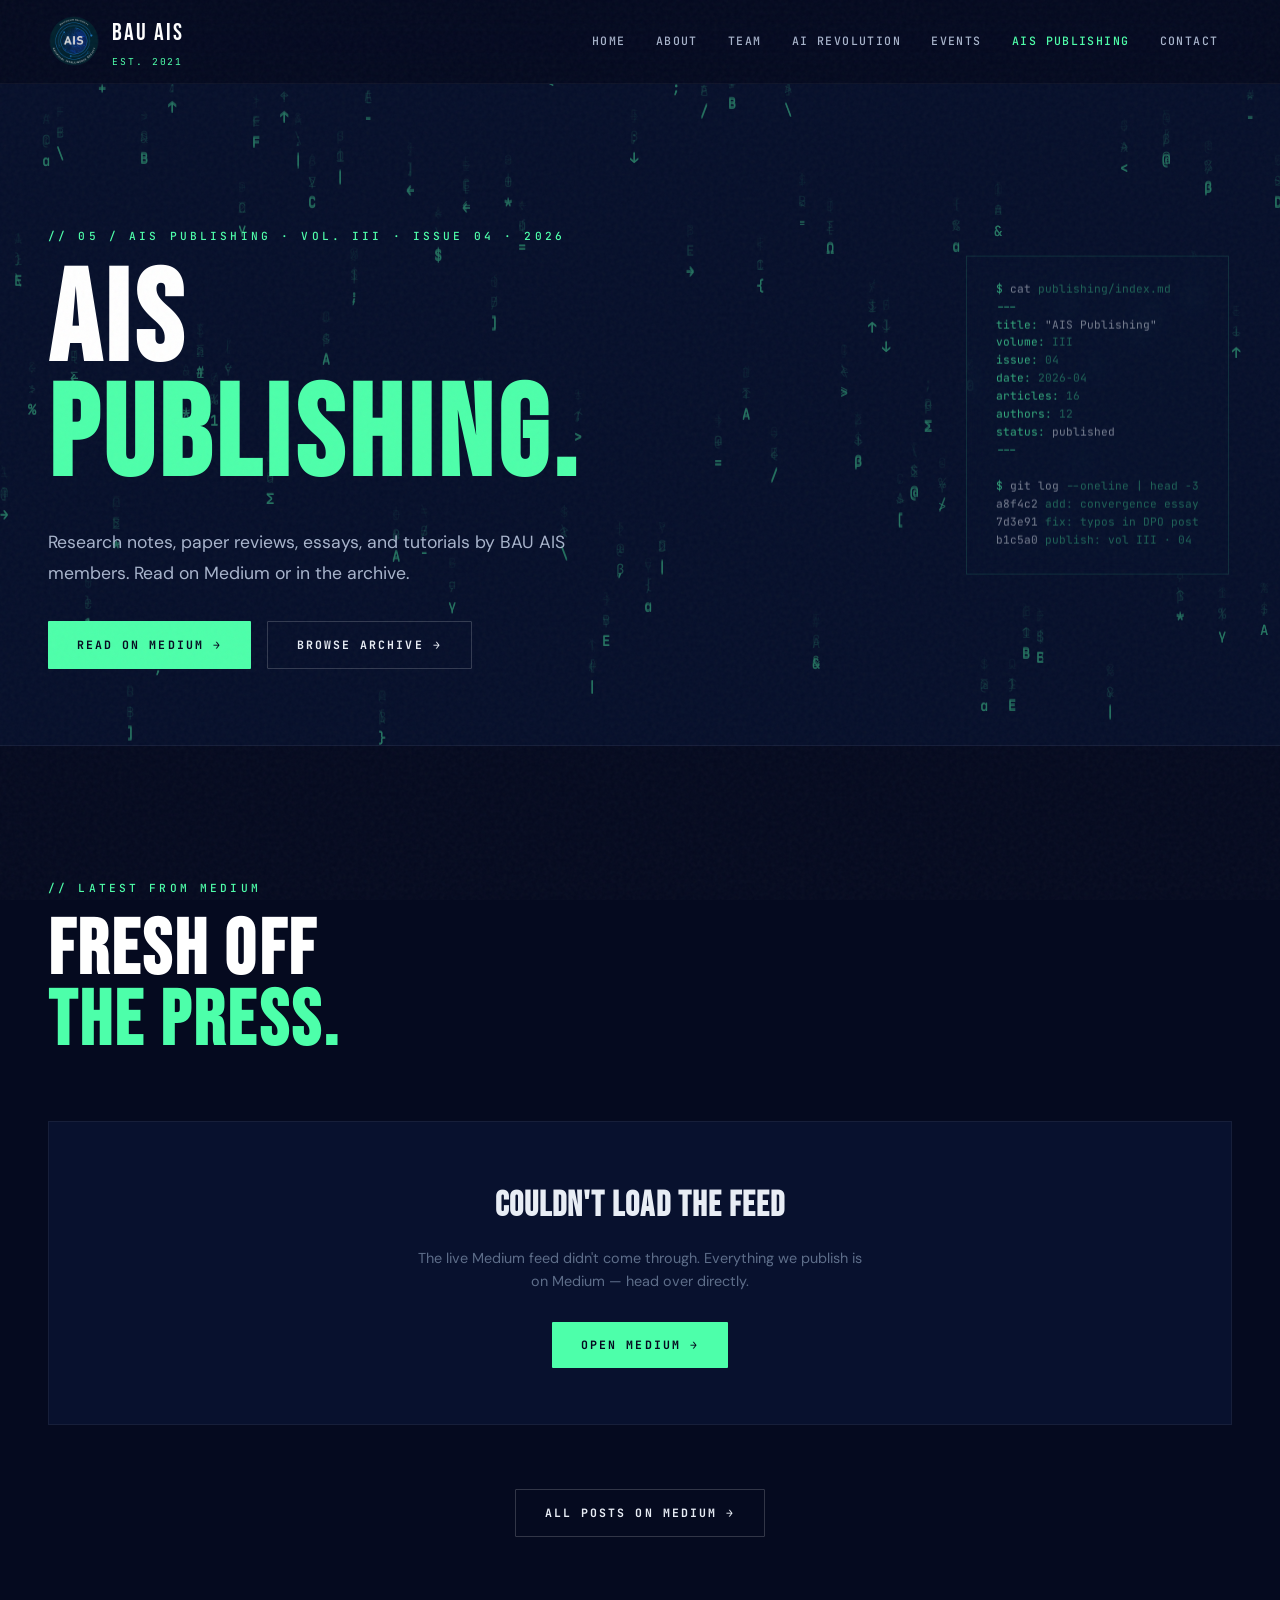
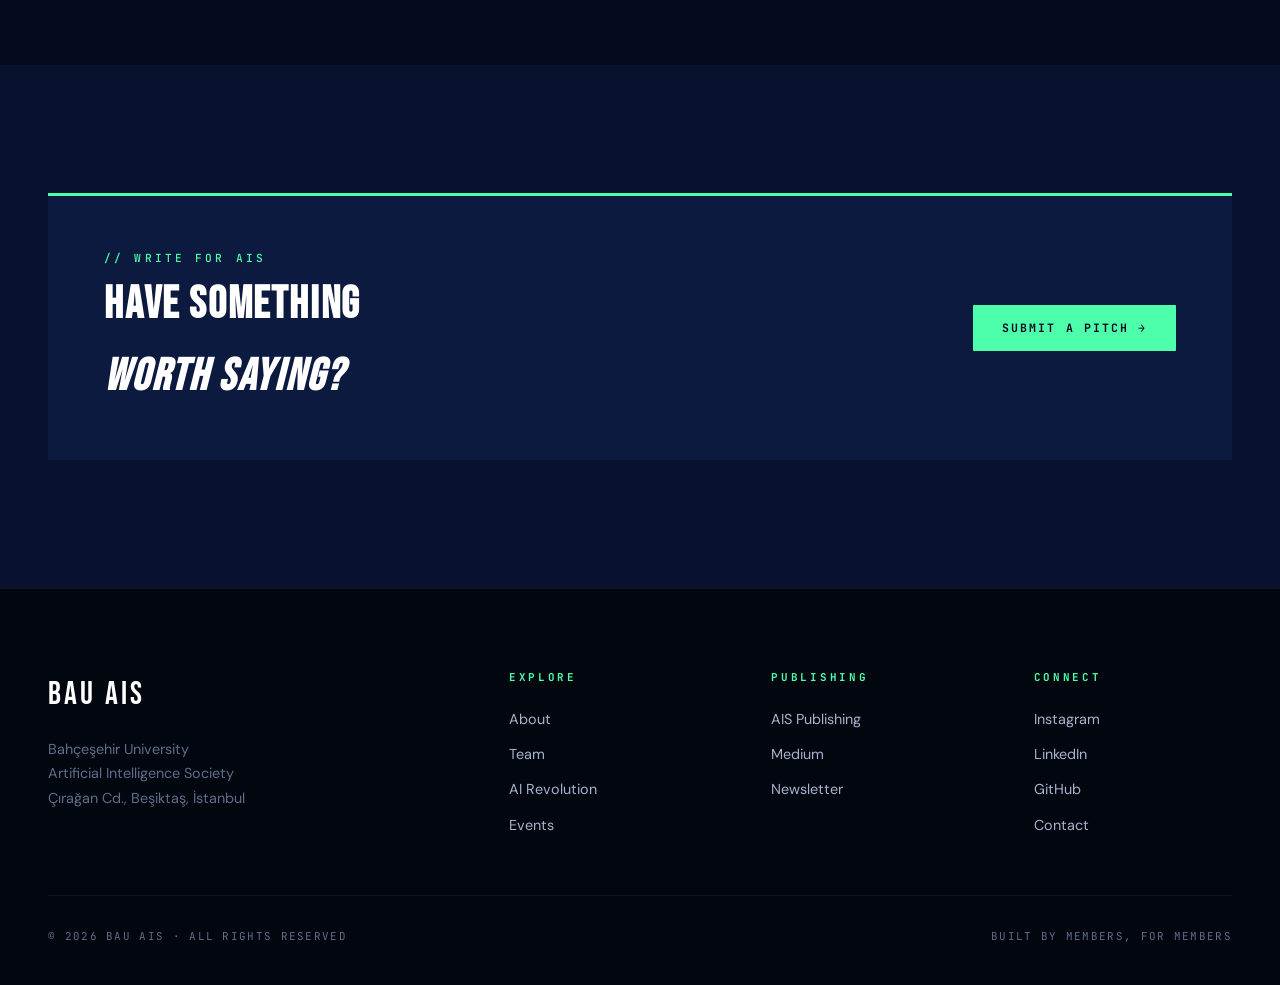
<file: publishing.html>
<!DOCTYPE html>
<html lang="en">
<head>
<meta charset="UTF-8"><meta name="viewport" content="width=device-width, initial-scale=1.0">
<title>AIS Publishing — BAU AIS</title>
<link rel="stylesheet" href="styles.css"><link rel="stylesheet" href="inner.css">
</head>
<body class="pub-page">
<header class="site-header">
  <div class="header-inner">
    <a href="index.html" class="logo"><span class="logo-mark"><img src="assets/logo.png" alt="BAU AIS"></span><span>BAU AIS<small>Est. 2021</small></span></a>
    <button class="nav-toggle" aria-label="Toggle nav"><svg viewBox="0 0 24 24" fill="none" stroke="currentColor" stroke-width="2"><line x1="3" y1="6" x2="21" y2="6"/><line x1="3" y1="12" x2="21" y2="12"/><line x1="3" y1="18" x2="21" y2="18"/></svg></button>
    <nav class="nav"><a href="index.html">Home</a><a href="about.html">About</a><a href="team.html">Team</a><a href="ai-revolution.html">AI Revolution</a><a href="events.html">Events</a><a href="publishing.html">AIS Publishing</a><a href="contact.html">Contact</a></nav>
  </div>
</header>
<main>
  <style>
    .page-hero { position: relative; overflow: hidden; }
    #pubCanvas {
      position: absolute; inset: 0; width: 100%; height: 100%;
      z-index: 0; opacity: 0.45;
    }
    .pub-code-block {
      position: absolute; top: 50%; right: 4%; transform: translateY(-50%);
      font-family: 'JetBrains Mono', monospace;
      font-size: 0.7rem; line-height: 1.6;
      color: rgba(77,255,170,0.35);
      padding: 1.5rem 1.8rem;
      border: 1px solid rgba(77,255,170,0.12);
      background: rgba(8,17,46,0.6);
      backdrop-filter: blur(10px);
      max-width: 320px;
      z-index: 1;
      pointer-events: none;
      animation: codePulse 4s ease-in-out infinite;
    }
    @keyframes codePulse {
      0%, 100% { border-color: rgba(77,255,170,0.12); }
      50% { border-color: rgba(77,255,170,0.25); }
    }
    .pub-code-block .ck { color: rgba(77,255,170,0.65); }
    .pub-code-block .cn { color: rgba(232,237,245,0.5); }
    @media (max-width: 980px) { .pub-code-block { display: none; } }
    .page-hero > .container { position: relative; z-index: 2; }
  </style>

  <section class="page-hero">
    <canvas id="pubCanvas"></canvas>
    <div class="pub-code-block" aria-hidden="true">
<span class="ck">$</span> <span class="cn">cat</span> publishing/index.md<br>
<span class="ck">---</span><br>
<span class="ck">title:</span> <span class="cn">"AIS Publishing"</span><br>
<span class="ck">volume:</span> III<br>
<span class="ck">issue:</span> 04<br>
<span class="ck">date:</span> 2026-04<br>
<span class="ck">articles:</span> 16<br>
<span class="ck">authors:</span> 12<br>
<span class="ck">status:</span> <span class="cn">published</span><br>
<span class="ck">---</span><br>
<br>
<span class="ck">$</span> <span class="cn">git log</span> --oneline | head -3<br>
<span class="cn">a8f4c2</span> add: convergence essay<br>
<span class="cn">7d3e91</span> fix: typos in DPO post<br>
<span class="cn">b1c5a0</span> publish: vol III · 04<br>
    </div>
    <div class="container">
      <span class="eyebrow">// 05 / AIS Publishing · Vol. III · Issue 04 · 2026</span>
      <h1>AIS<br><em>Publishing.</em></h1>
      <p class="lede">Research notes, paper reviews, essays, and tutorials by BAU AIS members. Read on Medium or in the archive.</p>
      <div style="display:flex;gap:1rem;margin-top:2rem;">
        <a href="https://medium.com/@bau_ai_society" class="btn-primary" target="_blank" rel="noopener">Read on Medium →</a>
        <a href="#archive" class="btn-ghost">Browse Archive →</a>
      </div>
    </div>
  </section>

  <section class="section-pad" style="background:var(--navy-900);">
    <div class="container">
      <div class="section-head reveal" id="archive">
        <span class="eyebrow">// Latest from Medium</span>
        <h2>Fresh Off<br><em>The Press.</em></h2>
      </div>

      <!-- Populated from the Medium RSS feed by the script at the bottom of this page.
           Skeletons ship in the markup so the track has height before the feed lands. -->
      <div class="medium-carousel-wrap reveal">
        <div class="medium-carousel" id="mediumCarousel" aria-busy="true">
          <div class="medium-track" id="mediumTrack">
            <div class="medium-skeleton"><span class="sk-thumb"></span><span class="sk-line sk-sm"></span><span class="sk-line"></span><span class="sk-line sk-short"></span></div>
            <div class="medium-skeleton"><span class="sk-thumb"></span><span class="sk-line sk-sm"></span><span class="sk-line"></span><span class="sk-line sk-short"></span></div>
            <div class="medium-skeleton"><span class="sk-thumb"></span><span class="sk-line sk-sm"></span><span class="sk-line"></span><span class="sk-line sk-short"></span></div>
            <div class="medium-skeleton"><span class="sk-thumb"></span><span class="sk-line sk-sm"></span><span class="sk-line"></span><span class="sk-line sk-short"></span></div>
          </div>
        </div>
        <div class="medium-nav" id="mediumNav" hidden>
          <button type="button" class="medium-arrow medium-arrow-prev" data-dir="-1" aria-label="Show newer posts" aria-controls="mediumCarousel">←</button>
          <button type="button" class="medium-arrow medium-arrow-next" data-dir="1" aria-label="Show older posts" aria-controls="mediumCarousel">→</button>
        </div>
      </div>

      <div class="medium-more" id="mediumMore" hidden>
        <a class="btn-ghost" href="https://medium.com/@bau_ai_society" target="_blank" rel="noopener">All posts on Medium →</a>
      </div>
    </div>
  </section>

  <section class="section-pad" style="background:var(--navy-800);">
    <div class="container">
      <div class="inner-cta reveal">
        <div>
          <span class="eyebrow">// Write for AIS</span>
          <h2>Have Something<br><em>Worth Saying?</em></h2>
        </div>
        <div class="cta-actions">
          <a href="contact.html" class="btn-primary">Submit a pitch →</a>
        </div>
      </div>
    </div>
  </section>
</main>
<footer class="site-footer">
  <div class="footer-inner">
    <div class="footer-col"><div class="footer-brand">BAU AIS</div><address>Bahçeşehir University<br>Artificial Intelligence Society<br>Çırağan Cd., Beşiktaş, İstanbul</address></div>
    <div class="footer-col"><h4>Explore</h4><ul><li><a href="about.html">About</a></li><li><a href="team.html">Team</a></li><li><a href="ai-revolution.html">AI Revolution</a></li><li><a href="events.html">Events</a></li></ul></div>
    <div class="footer-col"><h4>Publishing</h4><ul><li><a href="publishing.html">AIS Publishing</a></li><li><a href="https://medium.com/@bau_ai_society" target="_blank" rel="noopener">Medium</a></li><li><a href="#">Newsletter</a></li></ul></div>
    <div class="footer-col"><h4>Connect</h4><ul><li><a href="https://www.instagram.com/ais.bau/" target="_blank" rel="noopener">Instagram</a></li><li><a href="https://www.linkedin.com/company/ais-bau/" target="_blank" rel="noopener">LinkedIn</a></li><li><a href="#">GitHub</a></li><li><a href="contact.html">Contact</a></li></ul></div>
  </div>
  <div class="footer-bottom"><span>© 2026 BAU AIS · All rights reserved</span><span>Built by members, for members</span></div>
</footer>
<script src="main.js"></script>
<script>
(function(){
  const c = document.getElementById('pubCanvas');
  if (!c) return;
  const ctx = c.getContext('2d');
  let W, H, dpr, drops;
  const chars = '01ABCDEFαβγΣΩ{}<>=+-*&|/\\#$@%[]:;,.→←↓↑';
  const fontSize = 14;
  function resize() {
    dpr = Math.min(devicePixelRatio || 1, 2);
    W = c.clientWidth; H = c.clientHeight;
    c.width = W * dpr; c.height = H * dpr;
    ctx.setTransform(dpr,0,0,dpr,0,0);
    const cols = Math.ceil(W / fontSize);
    drops = Array.from({length: cols}, () => ({
      y: Math.random() * H,
      speed: 0.5 + Math.random() * 1.2,
      char: chars[Math.floor(Math.random() * chars.length)],
      changeAt: Math.random() * 30,
    }));
  }
  function draw() {
    // Fade trail
    ctx.fillStyle = 'rgba(5,10,31,0.12)';
    ctx.fillRect(0,0,W,H);

    ctx.font = `${fontSize}px 'JetBrains Mono', monospace`;
    drops.forEach((d, i) => {
      // Occasionally swap char
      d.changeAt -= 1;
      if (d.changeAt <= 0) {
        d.char = chars[Math.floor(Math.random() * chars.length)];
        d.changeAt = 20 + Math.random() * 40;
      }
      // Bright head
      ctx.fillStyle = 'rgba(77,255,170,0.7)';
      ctx.fillText(d.char, i * fontSize, d.y);
      // Faint trailing
      ctx.fillStyle = 'rgba(77,255,170,0.2)';
      ctx.fillText(chars[Math.floor(Math.random() * chars.length)], i * fontSize, d.y - fontSize * 1.5);
      ctx.fillStyle = 'rgba(77,255,170,0.08)';
      ctx.fillText(chars[Math.floor(Math.random() * chars.length)], i * fontSize, d.y - fontSize * 3);

      d.y += d.speed * 0.8;
      if (d.y > H + 50) {
        d.y = -Math.random() * 100;
        d.speed = 0.4 + Math.random() * 1.3;
      }
    });
    requestAnimationFrame(draw);
  }
  window.addEventListener('resize', resize, { passive: true });
  resize(); requestAnimationFrame(draw);
})();
</script>
<script>
/* Medium feed → post grid + archive rows.
   Medium's RSS sends no Access-Control-Allow-Origin, so the feed has to come
   through a proxy. Sources are tried in order; the first that yields items wins.
   Note this needs the page served over http(s) — fetch from file:// is blocked,
   and the page falls back to a plain link to Medium. */
(function(){
  const PROFILE = 'https://medium.com/@bau_ai_society';
  const FEED    = 'https://medium.com/feed/@bau_ai_society';

  const carousel = document.getElementById('mediumCarousel');
  const track    = document.getElementById('mediumTrack');
  const nav      = document.getElementById('mediumNav');
  const more     = document.getElementById('mediumMore');
  if (!carousel || !track) return;

  const SOURCES = [
    {
      url: 'https://api.rss2json.com/v1/api.json?rss_url=' + encodeURIComponent(FEED),
      parse: body => (JSON.parse(body).items || []).map(i => ({
        title: i.title, link: i.link, date: i.pubDate,
        html: i.content || i.description || '',
      })),
    },
    {
      url: 'https://api.allorigins.win/raw?url=' + encodeURIComponent(FEED),
      parse: body => {
        const xml = new DOMParser().parseFromString(body, 'text/xml');
        return Array.from(xml.querySelectorAll('item')).map(it => ({
          title: pick(it, 'title'), link: pick(it, 'link'), date: pick(it, 'pubDate'),
          html: (it.getElementsByTagNameNS('http://purl.org/rss/1.0/modules/content/', 'encoded')[0] || {}).textContent || '',
        }));
      },
    },
  ];

  const pick = (el, tag) => { const n = el.querySelector(tag); return n ? n.textContent.trim() : ''; };
  const esc  = s => String(s == null ? '' : s).replace(/[&<>"']/g, c => ({'&':'&amp;','<':'&lt;','>':'&gt;','"':'&quot;',"'":'&#39;'}[c]));
  const safe = u => /^https?:\/\//i.test(u || '') ? u : PROFILE;

  // Parse into an inert document so remote <img> tags don't kick off network requests.
  const doc = html => new DOMParser().parseFromString(html || '', 'text/html');

  function thumbOf(html) {
    const d = doc(html);
    for (const img of d.images) {
      const src = img.getAttribute('src') || '';
      if (!src || src.indexOf('/_/stat') !== -1) continue;   // skip Medium's 1x1 tracking pixel
      if (!/^https?:\/\//i.test(src)) continue;
      return src.replace(/\/max\/\d+\//, '/max/1200/');      // ask the CDN for a bigger crop
    }
    return '';
  }

  function excerptOf(html, max) {
    const t = (doc(html).body.textContent || '').replace(/\s+/g, ' ').trim();
    return t.length > max ? t.slice(0, max).replace(/\s+\S*$/, '') + '…' : t;
  }

  // The feed carries no <category> elements, so the only tag worth showing is the
  // language, which these posts mark in the title as "(EN)" / "(TR)".
  function tagOf(title) {
    if (/\(\s*TR\s*\)/i.test(title)) return 'TR';
    if (/\(\s*EN\s*\)/i.test(title)) return 'EN';
    return 'Post';
  }

  function fmtDate(s) {
    // rss2json returns "2026-06-12 12:47:16"; raw RSS returns an RFC-822 string.
    const d = new Date(/^\d{4}-\d{2}-\d{2} /.test(s) ? s.replace(' ', 'T') : s);
    return isNaN(d.getTime()) ? '' : d.toLocaleDateString('en-GB', { month: 'short', year: 'numeric' }).toUpperCase();
  }

  function card(p) {
    const thumb = thumbOf(p.html);
    return '<a class="medium-card" href="' + esc(safe(p.link)) + '" target="_blank" rel="noopener">' +
      '<div class="medium-thumb' + (thumb ? '' : ' is-empty') + '">' +
        (thumb ? '<img src="' + esc(thumb) + '" alt="" loading="lazy">' : '<span>AIS</span>') +
      '</div>' +
      '<div class="medium-card-body">' +
        '<div class="medium-meta"><span class="cat">' + esc(tagOf(p.title)) + '</span><span>' + esc(fmtDate(p.date)) + '</span></div>' +
        '<h3 class="medium-title">' + esc(p.title) + '</h3>' +
        '<p class="medium-excerpt">' + esc(excerptOf(p.html, 130)) + '</p>' +
        '<span class="medium-cta">Read on Medium →</span>' +
      '</div></a>';
  }

  /* ── Carousel paging ──────────────────────────────────────────────── */

  const arrows = nav ? Array.prototype.slice.call(nav.querySelectorAll('.medium-arrow')) : [];
  const smooth = () => (window.matchMedia && window.matchMedia('(prefers-reduced-motion: reduce)').matches) ? 'auto' : 'smooth';

  // Step by however many whole cards currently fit, so the arrows advance a full
  // "page" at every breakpoint rather than a fixed number of posts.
  function step() {
    const first = track.querySelector('.medium-card');
    if (!first) return carousel.clientWidth;
    const w = first.getBoundingClientRect().width + 1;   // + the 1px seam
    return Math.max(1, Math.floor(carousel.clientWidth / w)) * w;
  }

  function syncArrows() {
    if (!nav) return;
    const max = carousel.scrollWidth - carousel.clientWidth;
    nav.hidden = max <= 1;                                // everything already fits
    arrows.forEach(b => {
      const back = b.dataset.dir === '-1';
      b.disabled = back ? carousel.scrollLeft <= 1 : carousel.scrollLeft >= max - 1;
    });
  }

  arrows.forEach(b => b.addEventListener('click', () => {
    carousel.scrollBy({ left: Number(b.dataset.dir) * step(), behavior: smooth() });
  }));
  carousel.addEventListener('scroll', syncArrows, { passive: true });
  window.addEventListener('resize', syncArrows, { passive: true });

  /* ── Drag to swipe ────────────────────────────────────────────────────
     Touch already scrolls natively, so this only takes over mouse/pen:
     press and drag the row sideways.

     A plain click must still open the post, so nothing about the gesture
     changes until the pointer has actually moved DRAG_MIN pixels. Only then
     do we claim the pointer, suspend snapping, and swallow the click that
     the browser fires afterwards. Pressing without moving stays a click. */

  const DRAG_MIN = 5;
  let pressed = false, dragging = false, startX = 0, startLeft = 0, travel = 0;

  carousel.addEventListener('pointerdown', e => {
    if (e.pointerType === 'touch' || e.button !== 0) return;
    pressed = true; dragging = false; travel = 0;
    startX = e.clientX; startLeft = carousel.scrollLeft;
  });

  carousel.addEventListener('pointermove', e => {
    if (!pressed) return;
    const dx = e.clientX - startX;
    travel = Math.max(travel, Math.abs(dx));
    if (travel <= DRAG_MIN) return;          // still just a click — keep hands off
    if (!dragging) {
      dragging = true;
      carousel.classList.add('is-dragging');
      carousel.setPointerCapture(e.pointerId);
    }
    carousel.scrollLeft = startLeft - dx;
  });

  function endDrag(e) {
    if (!pressed) return;
    pressed = false;
    if (!dragging) return;                   // never became a drag; leave the click alone
    dragging = false;
    carousel.classList.remove('is-dragging');
    if (carousel.hasPointerCapture(e.pointerId)) carousel.releasePointerCapture(e.pointerId);
    // Swallow the click this drag would otherwise trigger on the card.
    carousel.addEventListener('click', ev => { ev.preventDefault(); ev.stopPropagation(); },
      { capture: true, once: true });
  }
  carousel.addEventListener('pointerup', endDrag);
  carousel.addEventListener('pointercancel', endDrag);
  // Don't let the browser's native image drag hijack the gesture.
  carousel.addEventListener('dragstart', e => e.preventDefault());

  /* ── Render ───────────────────────────────────────────────────────── */

  function render(posts) {
    track.innerHTML = posts.map(card).join('');
    carousel.removeAttribute('aria-busy');
    more.hidden = false;
    syncArrows();
  }

  function fail() {
    carousel.classList.add('medium-failed');
    carousel.removeAttribute('aria-busy');
    if (nav) nav.hidden = true;
    track.innerHTML = '<div class="medium-error">' +
      '<h3>Couldn\'t load the feed</h3>' +
      '<p>The live Medium feed didn\'t come through. Everything we publish is on Medium — head over directly.</p>' +
      '<a class="btn-primary" href="' + PROFILE + '" target="_blank" rel="noopener">Open Medium →</a>' +
      '</div>';
    more.hidden = false;
  }

  function get(url, ms) {
    const ctl = new AbortController();
    const timer = setTimeout(() => ctl.abort(), ms);
    return fetch(url, { signal: ctl.signal })
      .then(r => { if (!r.ok) throw new Error('HTTP ' + r.status); return r.text(); })
      .then(t => { clearTimeout(timer); return t; }, e => { clearTimeout(timer); throw e; });
  }

  (function attempt(i) {
    if (i >= SOURCES.length) return fail();
    get(SOURCES[i].url, 8000)
      .then(body => {
        const posts = SOURCES[i].parse(body).filter(p => p.title && p.link);
        if (!posts.length) throw new Error('empty feed');
        render(posts);
      })
      .catch(() => attempt(i + 1));
  })(0);
})();
</script>
</body>
</html>
</file>
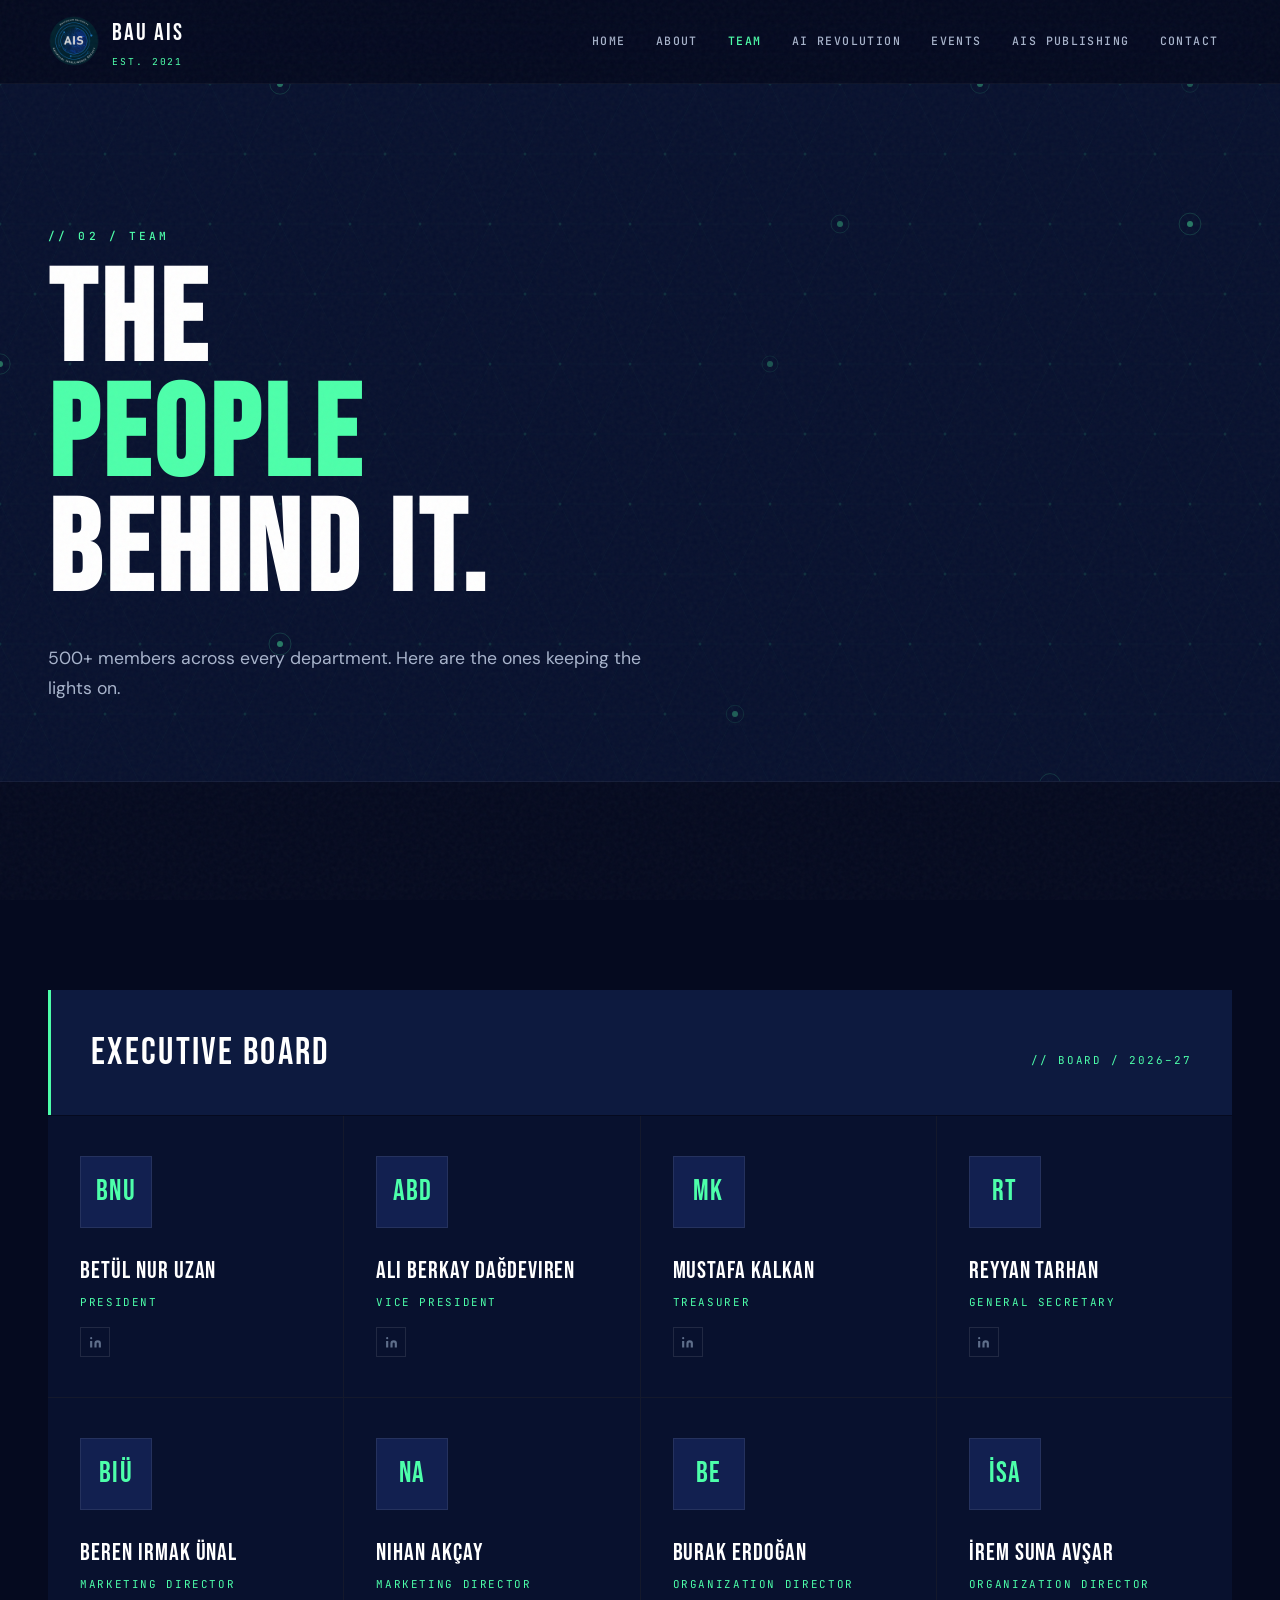
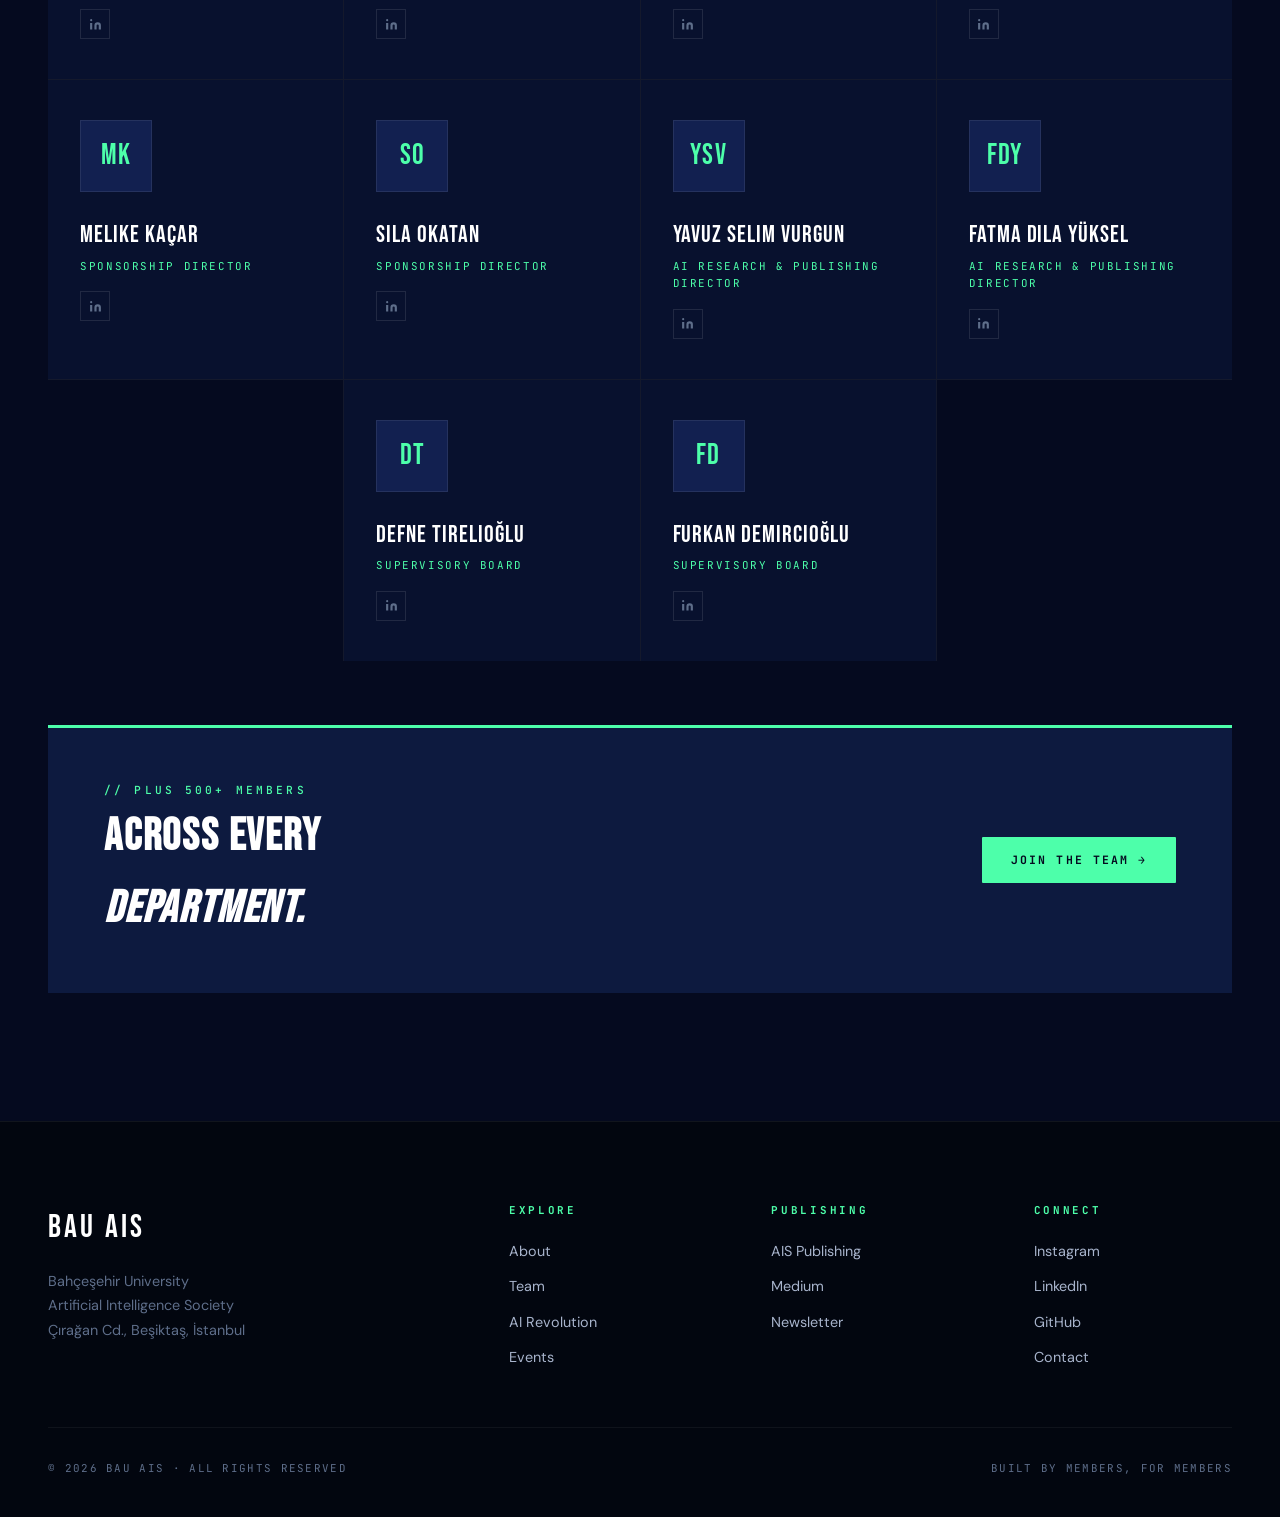
<file: team.html>
<!DOCTYPE html>
<html lang="en">
<head>
<meta charset="UTF-8"><meta name="viewport" content="width=device-width, initial-scale=1.0">
<title>Team — BAU AIS</title>
<link rel="stylesheet" href="styles.css"><link rel="stylesheet" href="inner.css">
</head>
<body>
<header class="site-header">
  <div class="header-inner">
    <a href="index.html" class="logo"><span class="logo-mark"><img src="assets/logo.png" alt="BAU AIS"></span><span>BAU AIS<small>Est. 2021</small></span></a>
    <button class="nav-toggle" aria-label="Toggle nav"><svg viewBox="0 0 24 24" fill="none" stroke="currentColor" stroke-width="2"><line x1="3" y1="6" x2="21" y2="6"/><line x1="3" y1="12" x2="21" y2="12"/><line x1="3" y1="18" x2="21" y2="18"/></svg></button>
    <nav class="nav"><a href="index.html">Home</a><a href="about.html">About</a><a href="team.html">Team</a><a href="ai-revolution.html">AI Revolution</a><a href="events.html">Events</a><a href="publishing.html">AIS Publishing</a><a href="contact.html">Contact</a></nav>
  </div>
</header>
<main>
  <style>
    .page-hero { position: relative; overflow: hidden; }
    #teamCanvas {
      position: absolute; inset: 0; width: 100%; height: 100%;
      z-index: 0; opacity: 0.55;
    }
    .page-hero > .container { position: relative; z-index: 1; }
  </style>

  <section class="page-hero">
    <canvas id="teamCanvas"></canvas>
    <div class="container">
      <span class="eyebrow">// 02 / Team</span>
      <h1>The<br><em>People</em><br>Behind It.</h1>
      <p class="lede">500+ members across every department. Here are the ones keeping the lights on.</p>
    </div>
  </section>

  <script>
  (function(){
    const c = document.getElementById('teamCanvas');
    const ctx = c.getContext('2d');
    let W, H, dpr, nodes;
    function resize() {
      dpr = Math.min(devicePixelRatio || 1, 2);
      W = c.clientWidth; H = c.clientHeight;
      c.width = W * dpr; c.height = H * dpr;
      ctx.setTransform(dpr,0,0,dpr,0,0);
      build();
    }
    function build() {
      nodes = [];
      // Hexagonal grid of "people" nodes
      const spacing = 70;
      const rows = Math.ceil(H / spacing) + 2;
      const cols = Math.ceil(W / spacing) + 2;
      for (let r = -1; r < rows; r++) {
        for (let cc = -1; cc < cols; cc++) {
          const offsetX = (r % 2) * (spacing / 2);
          nodes.push({
            x: cc * spacing + offsetX,
            y: r * spacing,
            phase: Math.random() * Math.PI * 2,
            highlighted: Math.random() < 0.08,
          });
        }
      }
    }
    function draw(t) {
      ctx.clearRect(0,0,W,H);
      const time = t / 1000;
      // Connections between close nodes
      ctx.strokeStyle = 'rgba(77,255,170,0.05)';
      ctx.lineWidth = 0.8;
      for (let i = 0; i < nodes.length; i++) {
        for (let j = i+1; j < nodes.length; j++) {
          const a = nodes[i], b = nodes[j];
          const d = Math.hypot(a.x-b.x, a.y-b.y);
          if (d < 80) {
            ctx.beginPath();
            ctx.moveTo(a.x, a.y); ctx.lineTo(b.x, b.y);
            ctx.stroke();
          }
        }
      }
      // Nodes (people dots)
      nodes.forEach(n => {
        const pulse = 0.5 + 0.5 * Math.sin(time * 1.2 + n.phase);
        if (n.highlighted) {
          // Outer ring
          ctx.beginPath();
          ctx.arc(n.x, n.y, 8 + pulse*3, 0, Math.PI*2);
          ctx.strokeStyle = `rgba(77,255,170,${0.15 + pulse*0.15})`;
          ctx.lineWidth = 1;
          ctx.stroke();
          // Inner dot
          ctx.beginPath();
          ctx.arc(n.x, n.y, 3, 0, Math.PI*2);
          ctx.fillStyle = `rgba(77,255,170,${0.5 + pulse*0.3})`;
          ctx.fill();
        } else {
          ctx.beginPath();
          ctx.arc(n.x, n.y, 1.5, 0, Math.PI*2);
          ctx.fillStyle = 'rgba(77,255,170,0.18)';
          ctx.fill();
        }
      });
      requestAnimationFrame(draw);
    }
    window.addEventListener('resize', resize, { passive: true });
    resize(); requestAnimationFrame(draw);
  })();
  </script>

  <section class="section-pad" style="background:var(--navy-900);">
    <div class="container">
      <div class="team-section-title reveal"><span>Executive Board</span><small>// Board / 2026–27</small></div>
      <div class="team-grid reveal-stagger">
        <div class="team-card"><div class="tc-avatar">BNU</div><div class="tc-name">Betül Nur Uzan</div><div class="tc-role">President</div> <div class="tc-links"><a href="https://www.linkedin.com/in/bet%C3%BCl-nur-uzan/" title="LinkedIn" target="_blank" rel="noopener"><svg viewBox="0 0 24 24" fill="currentColor"><path d="M16 8a6 6 0 0 1 6 6v7h-4v-7a2 2 0 0 0-2-2 2 2 0 0 0-2 2v7h-4v-7a6 6 0 0 1 6-6zM2 9h4v12H2z"/><circle cx="4" cy="4" r="2"/></svg></a></div></div>
        <div class="team-card"><div class="tc-avatar">ABD</div><div class="tc-name">Ali Berkay Dağdeviren</div><div class="tc-role">Vice President</div> <div class="tc-links"><a href="https://www.linkedin.com/in/ali-berkay-da%C4%9Fdeviren-32bbb52a4/" title="LinkedIn" target="_blank" rel="noopener"><svg viewBox="0 0 24 24" fill="currentColor"><path d="M16 8a6 6 0 0 1 6 6v7h-4v-7a2 2 0 0 0-2-2 2 2 0 0 0-2 2v7h-4v-7a6 6 0 0 1 6-6zM2 9h4v12H2z"/><circle cx="4" cy="4" r="2"/></svg></a></div></div>
        <div class="team-card"><div class="tc-avatar">MK</div><div class="tc-name">Mustafa Kalkan</div><div class="tc-role">Treasurer</div> <div class="tc-links"><a href="#" title="LinkedIn"><svg viewBox="0 0 24 24" fill="currentColor"><path d="M16 8a6 6 0 0 1 6 6v7h-4v-7a2 2 0 0 0-2-2 2 2 0 0 0-2 2v7h-4v-7a6 6 0 0 1 6-6zM2 9h4v12H2z"/><circle cx="4" cy="4" r="2"/></svg></a></div></div>
        <div class="team-card"><div class="tc-avatar">RT</div><div class="tc-name">Reyyan Tarhan</div><div class="tc-role">General Secretary</div> <div class="tc-links"><a href="https://www.linkedin.com/in/reyyan-tarhan-3bba8a328/" title="LinkedIn" target="_blank" rel="noopener"><svg viewBox="0 0 24 24" fill="currentColor"><path d="M16 8a6 6 0 0 1 6 6v7h-4v-7a2 2 0 0 0-2-2 2 2 0 0 0-2 2v7h-4v-7a6 6 0 0 1 6-6zM2 9h4v12H2z"/><circle cx="4" cy="4" r="2"/></svg></a></div></div>
        <div class="team-card"><div class="tc-avatar">BIÜ</div><div class="tc-name">Beren Irmak Ünal</div><div class="tc-role">Marketing Director</div> <div class="tc-links"><a href="#" title="LinkedIn"><svg viewBox="0 0 24 24" fill="currentColor"><path d="M16 8a6 6 0 0 1 6 6v7h-4v-7a2 2 0 0 0-2-2 2 2 0 0 0-2 2v7h-4v-7a6 6 0 0 1 6-6zM2 9h4v12H2z"/><circle cx="4" cy="4" r="2"/></svg></a></div></div>
        <div class="team-card"><div class="tc-avatar">NA</div><div class="tc-name">Nihan Akçay</div><div class="tc-role">Marketing Director</div> <div class="tc-links"><a href="https://www.linkedin.com/in/nihan-ak%C3%A7ay-0145073ab/" title="LinkedIn" target="_blank" rel="noopener"><svg viewBox="0 0 24 24" fill="currentColor"><path d="M16 8a6 6 0 0 1 6 6v7h-4v-7a2 2 0 0 0-2-2 2 2 0 0 0-2 2v7h-4v-7a6 6 0 0 1 6-6zM2 9h4v12H2z"/><circle cx="4" cy="4" r="2"/></svg></a></div></div>
        <div class="team-card"><div class="tc-avatar">BE</div><div class="tc-name">Burak Erdoğan</div><div class="tc-role">Organization Director</div> <div class="tc-links"><a href="#" title="LinkedIn"><svg viewBox="0 0 24 24" fill="currentColor"><path d="M16 8a6 6 0 0 1 6 6v7h-4v-7a2 2 0 0 0-2-2 2 2 0 0 0-2 2v7h-4v-7a6 6 0 0 1 6-6zM2 9h4v12H2z"/><circle cx="4" cy="4" r="2"/></svg></a></div></div>
        <div class="team-card"><div class="tc-avatar">İSA</div><div class="tc-name">İrem Suna Avşar</div><div class="tc-role">Organization Director</div> <div class="tc-links"><a href="#" title="LinkedIn"><svg viewBox="0 0 24 24" fill="currentColor"><path d="M16 8a6 6 0 0 1 6 6v7h-4v-7a2 2 0 0 0-2-2 2 2 0 0 0-2 2v7h-4v-7a6 6 0 0 1 6-6zM2 9h4v12H2z"/><circle cx="4" cy="4" r="2"/></svg></a></div></div>
        <div class="team-card"><div class="tc-avatar">MK</div><div class="tc-name">Melike Kaçar</div><div class="tc-role">Sponsorship Director</div> <div class="tc-links"><a href="#" title="LinkedIn"><svg viewBox="0 0 24 24" fill="currentColor"><path d="M16 8a6 6 0 0 1 6 6v7h-4v-7a2 2 0 0 0-2-2 2 2 0 0 0-2 2v7h-4v-7a6 6 0 0 1 6-6zM2 9h4v12H2z"/><circle cx="4" cy="4" r="2"/></svg></a></div></div>
        <div class="team-card"><div class="tc-avatar">SO</div><div class="tc-name">Sıla Okatan</div><div class="tc-role">Sponsorship Director</div> <div class="tc-links"><a href="#" title="LinkedIn"><svg viewBox="0 0 24 24" fill="currentColor"><path d="M16 8a6 6 0 0 1 6 6v7h-4v-7a2 2 0 0 0-2-2 2 2 0 0 0-2 2v7h-4v-7a6 6 0 0 1 6-6zM2 9h4v12H2z"/><circle cx="4" cy="4" r="2"/></svg></a></div></div>
        <div class="team-card"><div class="tc-avatar">YSV</div><div class="tc-name">Yavuz Selim Vurgun</div><div class="tc-role">AI Research &amp; Publishing Director</div> <div class="tc-links"><a href="https://www.linkedin.com/in/yavuz-selim-vurgun/" title="LinkedIn" target="_blank" rel="noopener"><svg viewBox="0 0 24 24" fill="currentColor"><path d="M16 8a6 6 0 0 1 6 6v7h-4v-7a2 2 0 0 0-2-2 2 2 0 0 0-2 2v7h-4v-7a6 6 0 0 1 6-6zM2 9h4v12H2z"/><circle cx="4" cy="4" r="2"/></svg></a></div></div>
        <div class="team-card"><div class="tc-avatar">FDY</div><div class="tc-name">Fatma Dila Yüksel</div><div class="tc-role">AI Research &amp; Publishing Director</div> <div class="tc-links"><a href="#" title="LinkedIn"><svg viewBox="0 0 24 24" fill="currentColor"><path d="M16 8a6 6 0 0 1 6 6v7h-4v-7a2 2 0 0 0-2-2 2 2 0 0 0-2 2v7h-4v-7a6 6 0 0 1 6-6zM2 9h4v12H2z"/><circle cx="4" cy="4" r="2"/></svg></a></div></div>
        <div class="team-card"><div class="tc-avatar">DT</div><div class="tc-name">Defne Tirelioğlu</div><div class="tc-role">Supervisory Board</div> <div class="tc-links"><a href="#" title="LinkedIn"><svg viewBox="0 0 24 24" fill="currentColor"><path d="M16 8a6 6 0 0 1 6 6v7h-4v-7a2 2 0 0 0-2-2 2 2 0 0 0-2 2v7h-4v-7a6 6 0 0 1 6-6zM2 9h4v12H2z"/><circle cx="4" cy="4" r="2"/></svg></a></div></div>
        <div class="team-card"><div class="tc-avatar">FD</div><div class="tc-name">Furkan Demircioğlu</div><div class="tc-role">Supervisory Board</div> <div class="tc-links"><a href="https://www.linkedin.com/in/furkan-demircio%C4%9Flu-1117313a4/" title="LinkedIn" target="_blank" rel="noopener"><svg viewBox="0 0 24 24" fill="currentColor"><path d="M16 8a6 6 0 0 1 6 6v7h-4v-7a2 2 0 0 0-2-2 2 2 0 0 0-2 2v7h-4v-7a6 6 0 0 1 6-6zM2 9h4v12H2z"/><circle cx="4" cy="4" r="2"/></svg></a></div></div>
      </div>

      <!----
      <div class="team-section-title reveal"><span>Team Leads</span><small>// Leads / 2026–27</small></div>
      <div class="team-grid reveal-stagger">
        <div class="team-card"><div class="tc-avatar">DA</div><div class="tc-name">Deniz Arslan</div><div class="tc-role">Research Lead</div><p class="tc-bio">Obsessed with LLM interpretability. Organizes the paper reading club and occasionally writes things worth publishing.</p><div class="tc-links"><a href="#" title="GitHub"><svg viewBox="0 0 24 24" fill="currentColor"><path d="M9 19c-5 1.5-5-2.5-7-3m14 6v-3.87a3.37 3.37 0 0 0-.94-2.61c3.14-.35 6.44-1.54 6.44-7A5.44 5.44 0 0 0 20 4.77 5.07 5.07 0 0 0 19.91 1S18.73.65 16 2.48a13.38 13.38 0 0 0-7 0C6.27.65 5.09 1 5.09 1A5.07 5.07 0 0 0 5 4.77a5.44 5.44 0 0 0-1.5 3.78c0 5.42 3.3 6.61 6.44 7A3.37 3.37 0 0 0 9 18.13V22"/></svg></a></div></div>
        <div class="team-card"><div class="tc-avatar">ZÖ</div><div class="tc-name">Zeynep Öztürk</div><div class="tc-role">Education Lead</div><p class="tc-bio">Designs and runs every bootcamp. Makes PyTorch make sense to people who have never written a for loop.</p><div class="tc-links"><a href="#" title="LinkedIn"><svg viewBox="0 0 24 24" fill="currentColor"><path d="M16 8a6 6 0 0 1 6 6v7h-4v-7a2 2 0 0 0-2-2 2 2 0 0 0-2 2v7h-4v-7a6 6 0 0 1 6-6zM2 9h4v12H2z"/><circle cx="4" cy="4" r="2"/></svg></a></div></div>
        <div class="team-card"><div class="tc-avatar">BÇ</div><div class="tc-name">Burak Çelik</div><div class="tc-role">Events Lead</div><p class="tc-bio">The reason AI Revolution doesn't fall apart. Logistics, venue, catering, A/V — all him, usually calm about it.</p><div class="tc-links"><a href="#" title="LinkedIn"><svg viewBox="0 0 24 24" fill="currentColor"><path d="M16 8a6 6 0 0 1 6 6v7h-4v-7a2 2 0 0 0-2-2 2 2 0 0 0-2 2v7h-4v-7a6 6 0 0 1 6-6zM2 9h4v12H2z"/><circle cx="4" cy="4" r="2"/></svg></a></div></div>
        <div class="team-card"><div class="tc-avatar">AY</div><div class="tc-name">Ayşe Yıldız</div><div class="tc-role">Publishing Lead</div><p class="tc-bio">Editor-in-chief of AIS Publishing. Former engineering student turned technical writer, currently both at once.</p><div class="tc-links"><a href="#" title="LinkedIn"><svg viewBox="0 0 24 24" fill="currentColor"><path d="M16 8a6 6 0 0 1 6 6v7h-4v-7a2 2 0 0 0-2-2 2 2 0 0 0-2 2v7h-4v-7a6 6 0 0 1 6-6zM2 9h4v12H2z"/><circle cx="4" cy="4" r="2"/></svg></a></div></div>
        <div class="team-card"><div class="tc-avatar">EK</div><div class="tc-name">Emre Koç</div><div class="tc-role">Industry Relations</div><p class="tc-bio">Manages speaker outreach and sponsor relationships. Knows everyone, remembers every conversation.</p><div class="tc-links"><a href="#" title="LinkedIn"><svg viewBox="0 0 24 24" fill="currentColor"><path d="M16 8a6 6 0 0 1 6 6v7h-4v-7a2 2 0 0 0-2-2 2 2 0 0 0-2 2v7h-4v-7a6 6 0 0 1 6-6zM2 9h4v12H2z"/><circle cx="4" cy="4" r="2"/></svg></a></div></div>
        <div class="team-card"><div class="tc-avatar">İT</div><div class="tc-name">İrem Tan</div><div class="tc-role">Design & Brand</div><p class="tc-bio">Keeps the club looking sharper than it has any right to on a student budget. Also ships code.</p><div class="tc-links"><a href="#" title="LinkedIn"><svg viewBox="0 0 24 24" fill="currentColor"><path d="M16 8a6 6 0 0 1 6 6v7h-4v-7a2 2 0 0 0-2-2 2 2 0 0 0-2 2v7h-4v-7a6 6 0 0 1 6-6zM2 9h4v12H2z"/><circle cx="4" cy="4" r="2"/></svg></a></div></div>
      </div>--->

<!-----
      <div class="team-section-title reveal"><span>Faculty Advisor</span><small>// Advisory</small></div>
      <div class="team-grid reveal-stagger">
        <div class="team-card"><div class="tc-avatar">FK</div><div class="tc-name">Fatih Kahraman</div><div class="tc-role">Advisor · AI Engineering</div>
      </div>
    -->
      <div class="inner-cta reveal" style="margin-top:4rem;">
        <div>
          <span class="eyebrow">// Plus 500+ members</span>
          <h2>Across Every<br><em>Department.</em></h2>
        </div>
        <div class="cta-actions">
          <a href="contact.html" class="btn-primary">Join the team →</a>
        </div>
      </div>
    </div>
  </section>
</main>
<footer class="site-footer">
  <div class="footer-inner">
    <div class="footer-col"><div class="footer-brand">BAU AIS</div><address>Bahçeşehir University<br>Artificial Intelligence Society<br>Çırağan Cd., Beşiktaş, İstanbul</address></div>
    <div class="footer-col"><h4>Explore</h4><ul><li><a href="about.html">About</a></li><li><a href="team.html">Team</a></li><li><a href="ai-revolution.html">AI Revolution</a></li><li><a href="events.html">Events</a></li></ul></div>
    <div class="footer-col"><h4>Publishing</h4><ul><li><a href="publishing.html">AIS Publishing</a></li><li><a href="https://medium.com/@bau_ai_society" target="_blank" rel="noopener">Medium</a></li><li><a href="#">Newsletter</a></li></ul></div>
    <div class="footer-col"><h4>Connect</h4><ul><li><a href="https://www.instagram.com/ais.bau/" target="_blank" rel="noopener">Instagram</a></li><li><a href="https://www.linkedin.com/company/ais-bau/" target="_blank" rel="noopener">LinkedIn</a></li><li><a href="#">GitHub</a></li><li><a href="contact.html">Contact</a></li></ul></div>
  </div>
  <div class="footer-bottom"><span>© 2026 BAU AIS · All rights reserved</span><span>Built by members, for members</span></div>
</footer>
<script src="main.js"></script>
</body>
</html>
</file>
<file: styles.css>
/* ============================================
   BAU AIS — Global Stylesheet
   Font: Bebas Neue (display) + DM Sans (body) + JetBrains Mono
   Palette: Deep navy dominant, electric green accent
   ============================================ */

@import url('https://fonts.googleapis.com/css2?family=Bebas+Neue&family=DM+Sans:wght@300;400;500;600;700&family=JetBrains+Mono:wght@400;500;700&display=swap');

:root {
  /* ── Navy scale (dominant) ── */
  --navy-950: #02060f;
  --navy-900: #050a1f;
  --navy-800: #08112e;
  --navy-700: #0d1a3f;
  --navy-600: #122050;
  --navy-500: #1a2d6b;
  --navy-400: #243680;
  --navy-300: #2e4196;

  /* ── Accent ── */
  --green: #4dffaa;
  --green-dim: #2ecc7a;
  --green-glow: rgba(77,255,170,0.2);

  /* ── Neutrals ── */
  --white: #ffffff;
  --off-white: #e8edf5;
  --gray-300: #a8b4cc;
  --gray-500: #5e6e8a;
  --gray-700: #2d3a52;

  /* ── Typography ── */
  --font-display: 'Bebas Neue', 'Impact', sans-serif;
  --font-body: 'DM Sans', system-ui, sans-serif;
  --font-mono: 'JetBrains Mono', monospace;

  /* ── Layout ── */
  --container: 1280px;
  --gutter: clamp(1.25rem, 4vw, 3rem);
  --header-h: 84px;

  /* ── Easing ── */
  --ease: cubic-bezier(0.65, 0, 0.2, 1);
  --ease-out: cubic-bezier(0.16, 1, 0.3, 1);
}

/* ─────────────────── RESET ─────────────────── */
*, *::before, *::after { margin: 0; padding: 0; box-sizing: border-box; }
html { scroll-behavior: smooth; }
body {
  background: var(--navy-900);
  color: var(--off-white);
  font-family: var(--font-body);
  font-weight: 400;
  line-height: 1.6;
  overflow-x: hidden;
  -webkit-font-smoothing: antialiased;
}
a { color: inherit; text-decoration: none; }
img { display: block; max-width: 100%; }

/* ─────────────────── NOISE GRAIN ─────────────────── */
body::after {
  content: '';
  position: fixed;
  inset: 0;
  pointer-events: none;
  z-index: 9999;
  opacity: 0.04;
  background-image: url("data:image/svg+xml,%3Csvg viewBox='0 0 256 256' xmlns='http://www.w3.org/2000/svg'%3E%3Cfilter id='n'%3E%3CfeTurbulence type='fractalNoise' baseFrequency='0.85' numOctaves='4' stitchTiles='stitch'/%3E%3C/filter%3E%3Crect width='100%25' height='100%25' filter='url(%23n)'/%3E%3C/svg%3E");
}

/* ─────────────────── LAYOUT ─────────────────── */
main { padding-top: var(--header-h); }
.container {
  max-width: var(--container);
  margin: 0 auto;
  padding: 0 var(--gutter);
}
.section-pad { padding: clamp(5rem, 10vw, 9rem) 0; }

/* ─────────────────── HEADER ─────────────────── */
.site-header {
  position: fixed;
  top: 0; left: 0; right: 0;
  z-index: 100;
  height: var(--header-h);
  display: flex;
  align-items: center;
  padding: 0 var(--gutter);
  background: rgba(5, 10, 31, 0.8);
  backdrop-filter: blur(24px) saturate(150%);
  border-bottom: 1px solid rgba(255,255,255,0.04);
  transition: background 0.4s var(--ease), border-color 0.4s;
}
.site-header.scrolled {
  background: rgba(5, 10, 31, 0.97);
  border-bottom-color: rgba(255,255,255,0.08);
}
.header-inner {
  width: 100%;
  max-width: var(--container);
  margin: 0 auto;
  display: flex;
  align-items: center;
  justify-content: space-between;
  gap: 2rem;
}
.logo {
  display: flex;
  align-items: center;
  gap: 0.75rem;
  color: var(--white);
  font-family: var(--font-display);
  font-size: 1.5rem;
  letter-spacing: 0.08em;
}
.logo-mark {
  width: 52px; height: 52px;
  display: grid; place-items: center;
  flex-shrink: 0;
}
.logo-mark svg,
.logo-mark img { width: 100%; height: 100%; object-fit: contain; }
.logo small {
  display: block;
  font-family: var(--font-mono);
  font-size: 0.6rem;
  letter-spacing: 0.2em;
  color: var(--green);
  font-weight: 400;
  margin-top: 2px;
  text-transform: uppercase;
}
.nav { display: flex; align-items: center; gap: 0.2rem; }
.nav a {
  font-family: var(--font-mono);
  font-size: 0.72rem;
  font-weight: 500;
  letter-spacing: 0.12em;
  text-transform: uppercase;
  color: var(--gray-300);
  padding: 0.5rem 0.85rem;
  border-radius: 2px;
  transition: color 0.25s, background 0.25s;
}
.nav a:hover { color: var(--white); background: rgba(255,255,255,0.06); }
.nav a.active { color: var(--green); }
.nav-toggle {
  display: none;
  background: none;
  border: 1px solid rgba(255,255,255,0.15);
  color: var(--off-white);
  padding: 0.5rem 0.65rem;
  border-radius: 2px;
  cursor: pointer;
}
.nav-toggle svg { width: 20px; height: 20px; display: block; }
@media (max-width: 980px) {
  .nav-toggle { display: block; }
  .nav {
    position: fixed;
    top: var(--header-h); left: 0; right: 0;
    flex-direction: column; align-items: stretch; gap: 0;
    background: var(--navy-800);
    border-bottom: 1px solid rgba(255,255,255,0.08);
    padding: 0.5rem var(--gutter) 1rem;
    transform: translateY(-110%);
    transition: transform 0.4s var(--ease);
  }
  .nav.open { transform: translateY(0); }
  .nav a { padding: 0.85rem 0; border-bottom: 1px solid rgba(255,255,255,0.04); border-radius: 0; }
}

/* ─────────────────── PAGE HERO (inner pages) ─────────────────── */
.page-hero {
  padding: clamp(5rem, 12vw, 9rem) 0 clamp(3rem, 6vw, 5rem);
  background: var(--navy-800);
  border-bottom: 1px solid rgba(255,255,255,0.05);
}
.page-hero .eyebrow { display: block; margin-bottom: 1.2rem; }
.page-hero h1 {
  font-family: var(--font-display);
  font-size: clamp(3.5rem, 10vw, 8rem);
  line-height: 0.9;
  letter-spacing: 0.04em;
  color: var(--white);
  text-transform: uppercase;
}
.page-hero h1 em {
  font-style: normal;
  color: var(--green);
}
.page-hero .lede {
  margin-top: 2rem;
  max-width: 600px;
  font-size: clamp(1rem, 1.4vw, 1.1rem);
  color: var(--gray-300);
  line-height: 1.75;
  font-weight: 400;
}

/* ─────────────────── EYEBROW ─────────────────── */
.eyebrow {
  font-family: var(--font-mono);
  font-size: 0.7rem;
  letter-spacing: 0.28em;
  color: var(--green);
  text-transform: uppercase;
  font-weight: 500;
}

/* ─────────────────── SECTION HEAD ─────────────────── */
.section-head { margin-bottom: 4rem; }
.section-head h2 {
  font-family: var(--font-display);
  font-size: clamp(2.5rem, 6vw, 5rem);
  letter-spacing: 0.04em;
  line-height: 0.92;
  color: var(--white);
  text-transform: uppercase;
  margin-top: 1rem;
}
.section-head h2 em { font-style: normal; color: var(--green); }
.section-head p {
  margin-top: 1.5rem;
  max-width: 560px;
  color: var(--gray-300);
  font-size: 1rem;
  line-height: 1.7;
}

/* ─────────────────── BUTTONS ─────────────────── */
.btn-primary, .btn-ghost {
  display: inline-flex;
  align-items: center;
  gap: 0.6rem;
  padding: 0.85rem 1.8rem;
  font-family: var(--font-mono);
  font-size: 0.72rem;
  font-weight: 700;
  letter-spacing: 0.18em;
  text-transform: uppercase;
  border: none;
  cursor: pointer;
  transition: all 0.3s var(--ease);
  border-radius: 1px;
}
.btn-primary {
  background: var(--green);
  color: var(--navy-900);
}
.btn-primary:hover {
  background: #fff;
  transform: translateY(-2px);
  box-shadow: 0 8px 32px var(--green-glow);
}
.btn-ghost {
  background: transparent;
  color: var(--off-white);
  border: 1px solid rgba(255,255,255,0.18);
}
.btn-ghost:hover {
  border-color: var(--green);
  color: var(--green);
  transform: translateY(-2px);
}

/* ─────────────────── FOOTER ─────────────────── */
.site-footer {
  background: var(--navy-950);
  border-top: 1px solid rgba(255,255,255,0.06);
  padding: 5rem var(--gutter) 2.5rem;
}
.footer-inner {
  max-width: var(--container);
  margin: 0 auto;
  display: grid;
  grid-template-columns: 2fr 1fr 1fr 1fr;
  gap: 3rem 4rem;
}
@media (max-width: 768px) { .footer-inner { grid-template-columns: 1fr 1fr; gap: 2rem; } }
.footer-brand {
  font-family: var(--font-display);
  font-size: 2rem;
  letter-spacing: 0.1em;
  color: var(--white);
  margin-bottom: 1rem;
}
.footer-col p, .footer-col address {
  color: var(--gray-500);
  font-size: 0.9rem;
  line-height: 1.7;
  font-style: normal;
}
.footer-col h4 {
  font-family: var(--font-mono);
  font-size: 0.68rem;
  letter-spacing: 0.25em;
  color: var(--green);
  text-transform: uppercase;
  margin-bottom: 1.2rem;
  font-weight: 700;
}
.footer-col ul { list-style: none; }
.footer-col li { margin-bottom: 0.6rem; }
.footer-col a { color: var(--gray-300); font-size: 0.9rem; transition: color 0.2s; }
.footer-col a:hover { color: var(--green); }
.footer-bottom {
  max-width: var(--container);
  margin: 3rem auto 0;
  padding-top: 2rem;
  border-top: 1px solid rgba(255,255,255,0.05);
  display: flex;
  justify-content: space-between;
  flex-wrap: wrap;
  gap: 1rem;
  font-family: var(--font-mono);
  font-size: 0.68rem;
  letter-spacing: 0.12em;
  color: var(--gray-500);
  text-transform: uppercase;
}

/* ─────────────────── LIVE DOT ─────────────────── */
.live-dot {
  display: inline-block;
  width: 7px; height: 7px;
  border-radius: 50%;
  background: var(--green);
  box-shadow: 0 0 10px var(--green);
  animation: blink 2s ease-in-out infinite;
  vertical-align: middle;
}
@keyframes blink {
  0%, 100% { opacity: 1; }
  50% { opacity: 0.3; }
}

/* ─────────────────── REVEAL ─────────────────── */
.reveal {
  opacity: 0;
  transform: translateY(36px);
  transition: opacity 0.9s var(--ease-out), transform 0.9s var(--ease-out);
}
.reveal.in { opacity: 1; transform: none; }
.reveal-stagger > * {
  opacity: 0;
  transform: translateY(24px);
  transition: opacity 0.8s var(--ease-out), transform 0.8s var(--ease-out);
}
.reveal-stagger.in > * { opacity: 1; transform: none; }
.reveal-stagger.in > *:nth-child(1) { transition-delay: 0.05s; }
.reveal-stagger.in > *:nth-child(2) { transition-delay: 0.15s; }
.reveal-stagger.in > *:nth-child(3) { transition-delay: 0.25s; }
.reveal-stagger.in > *:nth-child(4) { transition-delay: 0.35s; }
.reveal-stagger.in > *:nth-child(5) { transition-delay: 0.45s; }
.reveal-stagger.in > *:nth-child(6) { transition-delay: 0.55s; }

/* ─────────────────── SCROLLBAR ─────────────────── */
::-webkit-scrollbar { width: 6px; }
::-webkit-scrollbar-track { background: var(--navy-900); }
::-webkit-scrollbar-thumb { background: var(--navy-500); border-radius: 0; }
::-webkit-scrollbar-thumb:hover { background: var(--green); }
::selection { background: var(--green); color: var(--navy-900); }
</file>
<file: home.css>
/* ============================================
   BAU AIS — Home page styles
   ============================================ */

/* ─────────────────── HERO ─────────────────── */
.hero {
  position: relative;
  min-height: calc(100vh - var(--header-h));
  display: flex;
  align-items: center;
  overflow: hidden;
  background: var(--navy-900);
  padding: 4rem 0;
}

/* Animated grid background */
.hero-grid {
  position: absolute;
  inset: 0;
  background-image:
    linear-gradient(rgba(255,255,255,0.03) 1px, transparent 1px),
    linear-gradient(90deg, rgba(255,255,255,0.03) 1px, transparent 1px);
  background-size: 60px 60px;
  mask-image: radial-gradient(ellipse 80% 80% at 50% 50%, black 40%, transparent 100%);
  -webkit-mask-image: radial-gradient(ellipse 80% 80% at 50% 50%, black 40%, transparent 100%);
}

/* Glowing navy blobs */
.hero::before {
  content: '';
  position: absolute;
  top: -20%; left: -10%;
  width: 70vmax; height: 70vmax;
  border-radius: 50%;
  background: radial-gradient(circle, var(--navy-600) 0%, transparent 65%);
  filter: blur(80px);
  opacity: 0.7;
}
.hero::after {
  content: '';
  position: absolute;
  bottom: -30%; right: -10%;
  width: 60vmax; height: 60vmax;
  border-radius: 50%;
  background: radial-gradient(circle, var(--navy-500) 0%, transparent 65%);
  filter: blur(100px);
  opacity: 0.5;
}

.hero-canvas {
  position: absolute;
  inset: 0;
  width: 100%; height: 100%;
  z-index: 1;
  opacity: 0.35;
}

.hero-content {
  position: relative;
  z-index: 2;
  padding: 0 var(--gutter);
  max-width: var(--container);
  margin: 0 auto;
  width: 100%;
}

/* Status bar */
.hero-meta {
  display: flex;
  justify-content: space-between;
  align-items: center;
  font-family: var(--font-mono);
  font-size: 0.68rem;
  letter-spacing: 0.2em;
  color: var(--gray-500);
  text-transform: uppercase;
  margin-bottom: 2.5rem;
  padding-bottom: 1rem;
  border-bottom: 1px solid rgba(255,255,255,0.05);
}
.hero-tag { color: var(--green); display: flex; align-items: center; gap: 0.5rem; }
.hero-coords { color: var(--gray-500); }
@media (max-width: 640px) {
  .hero-meta { flex-direction: column; align-items: flex-start; gap: 0.4rem; }
}

/* ── Main title ── */
.hero-title {
  font-family: var(--font-display);
  font-size: clamp(4rem, 14vw, 12rem);
  line-height: 0.85;
  letter-spacing: 0.04em;
  text-transform: uppercase;
  color: var(--white);
  margin-bottom: 3rem;
}
.hero-title .line { display: block; overflow: hidden; }
.hero-title .line span,
.hero-title .line em {
  display: inline-block;
  animation: titleRise 1s var(--ease-out) backwards;
}
.hero-title .line-1 span { animation-delay: 0.05s; }
.hero-title .line-2 em {
  animation-delay: 0.18s;
  font-style: normal;
  color: var(--green);
}
.hero-title .line-3 span {
  animation-delay: 0.32s;
  padding-left: clamp(2rem, 6vw, 6rem);
  color: var(--navy-300);
}
@keyframes titleRise {
  from { transform: translateY(105%); opacity: 0; }
  to   { transform: none; opacity: 1; }
}

/* Subtitle row */
.hero-sub {
  display: grid;
  grid-template-columns: 1fr 1fr;
  gap: 3rem;
  align-items: start;
  animation: titleRise 1s var(--ease-out) 0.5s backwards;
}
@media (max-width: 900px) { .hero-sub { grid-template-columns: 1fr; gap: 1.5rem; } }

.hero-desc {
  font-size: 1.05rem;
  color: var(--gray-300);
  line-height: 1.75;
  font-weight: 400;
}
.hero-desc strong { color: var(--off-white); font-weight: 600; }

.hero-actions {
  display: flex;
  flex-direction: column;
  gap: 0.8rem;
  align-items: flex-start;
}
.hero-actions .btn-primary, .hero-actions .btn-ghost { width: 100%; justify-content: space-between; }

/* Ticker */
.hero-ticker {
  margin-top: 5rem;
  padding-top: 1.5rem;
  border-top: 1px solid rgba(255,255,255,0.04);
  overflow: hidden;
  mask-image: linear-gradient(90deg, transparent, black 8%, black 92%, transparent);
  -webkit-mask-image: linear-gradient(90deg, transparent, black 8%, black 92%, transparent);
}
.ticker-track {
  display: inline-flex;
  gap: 3rem;
  white-space: nowrap;
  animation: ticker 50s linear infinite;
  font-family: var(--font-mono);
  font-size: 0.7rem;
  letter-spacing: 0.3em;
  color: var(--gray-700);
  text-transform: uppercase;
}
.ticker-track .tick-word { color: var(--gray-500); }
@keyframes ticker { from { transform: none; } to { transform: translateX(-50%); } }

/* ─────────────────── TEAM PHOTO ─────────────────── */
.team-photo-section { padding: 0 0 clamp(4rem, 8vw, 7rem); background: var(--navy-900); }
.photo-frame {
  position: relative;
  aspect-ratio: 21/9;
  overflow: hidden;
  border-top: 2px solid var(--navy-500);
  border-bottom: 1px solid rgba(255,255,255,0.05);
}
.photo-placeholder { width: 100%; height: 100%; display: block; object-fit: cover; object-position: center; }
.photo-overlay-grid {
  position: absolute;
  inset: 0;
  background-image:
    linear-gradient(rgba(255,255,255,0.015) 1px, transparent 1px),
    linear-gradient(90deg, rgba(255,255,255,0.015) 1px, transparent 1px);
  background-size: 40px 40px;
  pointer-events: none;
}
.photo-overlay-grid::after {
  content: '';
  position: absolute;
  left: 0; right: 0; height: 1px;
  background: rgba(77,255,170,0.25);
  animation: scan 6s linear infinite;
}
@keyframes scan {
  0%   { top: 0; opacity: 0; }
  10%  { opacity: 1; }
  90%  { opacity: 1; }
  100% { top: 100%; opacity: 0; }
}
.photo-corners span {
  position: absolute;
  width: 16px; height: 16px;
  border-color: rgba(77,255,170,0.4);
  border-style: solid;
}
.photo-corners span:nth-child(1) { top: 12px; left: 12px; border-width: 1px 0 0 1px; }
.photo-corners span:nth-child(2) { top: 12px; right: 12px; border-width: 1px 1px 0 0; }
.photo-corners span:nth-child(3) { bottom: 12px; left: 12px; border-width: 0 0 1px 1px; }
.photo-corners span:nth-child(4) { bottom: 12px; right: 12px; border-width: 0 1px 1px 0; }
.photo-caption {
  margin-top: 1.2rem;
  padding: 0 var(--gutter);
  display: flex;
  justify-content: space-between;
  align-items: center;
  gap: 2rem;
  flex-wrap: wrap;
}
.photo-caption p { color: var(--gray-500); font-size: 0.9rem; }

/* ─────────────────── STATS ─────────────────── */
.stats-section { background: var(--navy-800); padding: 0; }
.stats-grid {
  display: grid;
  grid-template-columns: repeat(4, 1fr);
  border-left: 1px solid rgba(255,255,255,0.06);
}
@media (max-width: 768px) { .stats-grid { grid-template-columns: repeat(2, 1fr); } }
.stat {
  padding: 4rem 2.5rem;
  border-right: 1px solid rgba(255,255,255,0.06);
  border-bottom: 1px solid rgba(255,255,255,0.06);
  transition: background 0.3s;
}
.stat:hover { background: var(--navy-700); }
.stat-num {
  font-family: var(--font-display);
  font-size: clamp(3.5rem, 7vw, 6rem);
  line-height: 1;
  color: var(--white);
  letter-spacing: 0.04em;
}
.stat-num sup {
  font-size: 0.45em;
  color: var(--green);
  vertical-align: super;
}
.stat-label {
  margin-top: 0.8rem;
  font-family: var(--font-mono);
  font-size: 0.7rem;
  letter-spacing: 0.2em;
  text-transform: uppercase;
  color: var(--gray-500);
}

/* ─────────────────── FEATURE: AI REVOLUTION ─────────────────── */
.feature-section { background: var(--navy-900); }
.feature {
  display: grid;
  grid-template-columns: 1fr 1fr;
  gap: 0;
  min-height: 560px;
}
@media (max-width: 900px) { .feature { grid-template-columns: 1fr; } }
.feature-text {
  padding: clamp(3rem, 6vw, 5rem);
  display: flex;
  flex-direction: column;
  justify-content: center;
  gap: 1.5rem;
  background: var(--navy-800);
  border-right: 1px solid rgba(255,255,255,0.05);
}
.feature-text h2 {
  font-family: var(--font-display);
  font-size: clamp(2.5rem, 5vw, 4.5rem);
  letter-spacing: 0.04em;
  line-height: 0.9;
  color: var(--white);
  text-transform: uppercase;
}
.feature-text h2 em { font-style: normal; color: var(--green); }
.feature-text p { color: var(--gray-300); font-size: 1rem; line-height: 1.7; max-width: 480px; }
.feature-visual {
  background: var(--navy-700);
  padding: clamp(2.5rem, 5vw, 4rem);
  display: flex;
  flex-direction: column;
  justify-content: center;
}

/* Rev card — inside feature visual */
.rev-card {
  background: var(--navy-800);
  border: 1px solid rgba(255,255,255,0.07);
  border-top: 3px solid var(--green);
  padding: 2.5rem;
}
.rev-card-header {
  display: flex;
  justify-content: space-between;
  font-family: var(--font-mono);
  font-size: 0.68rem;
  letter-spacing: 0.18em;
  text-transform: uppercase;
  color: var(--gray-500);
  margin-bottom: 2rem;
}
.rev-status { color: var(--green); display: flex; align-items: center; gap: 0.4rem; }
.rev-title {
  font-family: var(--font-display);
  font-size: clamp(2.5rem, 5vw, 3.8rem);
  letter-spacing: 0.06em;
  line-height: 0.9;
  color: var(--white);
  text-transform: uppercase;
  margin-bottom: 2rem;
}
.rev-title span { color: var(--green); }
.rev-meta {
  display: grid;
  grid-template-columns: 1fr 1fr;
  gap: 1rem;
  padding: 1.5rem 0;
  border-top: 1px solid rgba(255,255,255,0.06);
  border-bottom: 1px solid rgba(255,255,255,0.06);
  margin-bottom: 1.5rem;
}
.rev-meta div { display: flex; flex-direction: column; gap: 0.3rem; }
.rev-meta strong {
  font-family: var(--font-mono);
  font-size: 0.62rem;
  letter-spacing: 0.2em;
  text-transform: uppercase;
  color: var(--gray-500);
  font-weight: 400;
}
.rev-meta span { color: var(--off-white); font-size: 0.95rem; font-weight: 500; }
.rev-bars { display: flex; flex-direction: column; gap: 0.45rem; }
.rev-bars span {
  display: block;
  height: 3px;
  background: var(--navy-500);
  width: var(--w);
  position: relative;
  overflow: hidden;
  animation: barGrow 1.4s var(--ease-out) backwards;
}
.rev-bars span::after {
  content: '';
  position: absolute;
  inset: 0;
  background: var(--green);
  opacity: 0.65;
}
.rev-bars span:nth-child(1) { animation-delay: 0.1s; }
.rev-bars span:nth-child(2) { animation-delay: 0.25s; }
.rev-bars span:nth-child(3) { animation-delay: 0.4s; }
.rev-bars span:nth-child(4) { animation-delay: 0.55s; }
@keyframes barGrow { from { transform: scaleX(0); } to { transform: scaleX(1); } }

/* ─────────────────── FEATURE: EVENTS ─────────────────── */
.feature-section-alt .feature-visual { order: -1; }
@media (max-width: 900px) { .feature-section-alt .feature-visual { order: 0; } }
.feature-section-alt .feature-visual { background: var(--navy-800); border-right: none; border-left: 1px solid rgba(255,255,255,0.05); }
.feature-section-alt .feature-text { background: var(--navy-700); border-right: none; border-left: 1px solid rgba(255,255,255,0.05); }

.events-stack { display: flex; flex-direction: column; gap: 1px; background: rgba(255,255,255,0.06); }
.event-mini {
  display: grid;
  grid-template-columns: 80px 1fr;
  gap: 1.5rem;
  padding: 1.5rem 2rem;
  background: var(--navy-800);
  border-left: 3px solid transparent;
  transition: background 0.3s, border-color 0.3s;
}
.event-mini:hover { background: var(--navy-700); border-left-color: var(--green); }
.event-mini-tag {
  font-family: var(--font-display);
  font-size: 1.2rem;
  letter-spacing: 0.04em;
  color: var(--navy-300);
  align-self: start;
  line-height: 1;
}
.event-mini h4 { font-weight: 700; font-size: 1.05rem; color: var(--off-white); margin-bottom: 0.2rem; }
.event-mini p { color: var(--gray-500); font-size: 0.85rem; line-height: 1.5; }
.event-mini em { color: var(--green); font-style: italic; }

/* ─────────────────── PILLARS ─────────────────── */
.pillars-section { background: var(--navy-800); }
.pillars {
  display: grid;
  grid-template-columns: repeat(4, 1fr);
  border-left: 1px solid rgba(255,255,255,0.06);
  margin-top: 3rem;
}
@media (max-width: 900px) { .pillars { grid-template-columns: 1fr 1fr; } }
@media (max-width: 500px) { .pillars { grid-template-columns: 1fr; } }
.pillar {
  background: var(--navy-800);
  padding: 3rem 2rem;
  border-right: 1px solid rgba(255,255,255,0.06);
  border-bottom: 1px solid rgba(255,255,255,0.06);
  transition: background 0.3s;
}
.pillar:hover { background: var(--navy-700); }
.pillar-num {
  font-family: var(--font-display);
  font-size: 3rem;
  letter-spacing: 0.06em;
  color: var(--navy-500);
  line-height: 1;
  margin-bottom: 1.5rem;
}
.pillar h3 { font-family: var(--font-display); font-size: 1.8rem; letter-spacing: 0.06em; color: var(--white); margin-bottom: 0.8rem; text-transform: uppercase; }
.pillar p { color: var(--gray-500); font-size: 0.9rem; line-height: 1.65; }

/* ─────────────────── CTA CARD ─────────────────── */
.cta-section { background: var(--navy-900); }
.cta-card {
  background: var(--navy-700);
  border: 1px solid rgba(255,255,255,0.06);
  border-top: 3px solid var(--green);
  padding: clamp(3rem, 8vw, 6rem);
  text-align: center;
  position: relative;
  overflow: hidden;
}
.cta-card::before {
  content: '';
  position: absolute;
  inset: 0;
  background-image:
    linear-gradient(rgba(255,255,255,0.02) 1px, transparent 1px),
    linear-gradient(90deg, rgba(255,255,255,0.02) 1px, transparent 1px);
  background-size: 40px 40px;
}
.cta-inner { position: relative; z-index: 1; display: flex; flex-direction: column; align-items: center; gap: 1.5rem; }
.cta-inner h2 {
  font-family: var(--font-display);
  font-size: clamp(2.5rem, 6vw, 5rem);
  letter-spacing: 0.04em;
  line-height: 0.92;
  color: var(--white);
  text-transform: uppercase;
}
.cta-inner h2 em { font-style: normal; color: var(--green); }
.cta-inner p { color: var(--gray-300); font-size: 1rem; max-width: 440px; }
.cta-actions { display: flex; gap: 1rem; flex-wrap: wrap; justify-content: center; }
</file>
<file: inner.css>
/* ============================================
   BAU AIS — Inner pages shared styles
   ============================================ */

/* ─────────────────── ABOUT — KEY STATS ─────────────────── */
.key-stats {
  display: grid;
  grid-template-columns: repeat(4, 1fr);
  border-left: 1px solid rgba(255,255,255,0.06);
  margin-bottom: 6rem;
}
@media (max-width: 900px) { .key-stats { grid-template-columns: 1fr 1fr; } }
.key-stat {
  padding: 3rem 2.5rem;
  border-right: 1px solid rgba(255,255,255,0.06);
  border-bottom: 1px solid rgba(255,255,255,0.06);
  background: var(--navy-800);
  transition: background 0.3s;
}
.key-stat:hover { background: var(--navy-700); }
.ks-value {
  font-family: var(--font-display);
  font-size: clamp(3rem, 6vw, 5.5rem);
  letter-spacing: 0.04em;
  line-height: 1;
  color: var(--white);
}
.ks-label {
  font-family: var(--font-mono);
  font-size: 0.7rem;
  letter-spacing: 0.2em;
  text-transform: uppercase;
  color: var(--green);
  margin-bottom: 0.6rem;
  display: block;
}
.ks-note { color: var(--gray-500); font-size: 0.88rem; margin-top: 0.8rem; line-height: 1.5; }

/* ─────────────────── ABOUT — STORY ─────────────────── */
.story-grid {
  display: grid;
  grid-template-columns: 1.4fr 1fr;
  gap: 5rem;
  align-items: start;
}
@media (max-width: 900px) { .story-grid { grid-template-columns: 1fr; gap: 3rem; } }
.story-text h2 {
  font-family: var(--font-display);
  font-size: clamp(2.5rem, 5vw, 4.5rem);
  letter-spacing: 0.04em;
  line-height: 0.9;
  color: var(--white);
  text-transform: uppercase;
  margin: 1rem 0 2.5rem;
}
.story-text h2 em { font-style: normal; color: var(--green); }
.story-text p { color: var(--gray-300); font-size: 1rem; line-height: 1.8; margin-bottom: 1.5rem; }
.story-text strong { color: var(--off-white); font-weight: 600; }

.quote-card {
  background: var(--navy-700);
  border-left: 3px solid var(--green);
  padding: 2.5rem;
  position: relative;
}
.quote-mark {
  font-family: var(--font-display);
  font-size: 6rem;
  line-height: 0.8;
  color: var(--green);
  opacity: 0.25;
  display: block;
  margin-bottom: 1rem;
}
.quote-card p {
  font-size: 1.2rem;
  line-height: 1.6;
  color: var(--off-white);
  font-weight: 500;
  margin-bottom: 1.5rem;
}
.quote-attr { font-family: var(--font-mono); font-size: 0.75rem; letter-spacing: 0.1em; }
.quote-attr strong { color: var(--green); }
.quote-attr span { color: var(--gray-500); display: block; margin-top: 0.2rem; }

/* ─────────────────── ABOUT — TIMELINE ─────────────────── */
.tl-item {
  display: grid;
  grid-template-columns: 120px 1fr;
  gap: 3rem;
  padding: 2.5rem 0;
  border-top: 1px solid rgba(255,255,255,0.06);
  transition: padding 0.3s;
}
.tl-item:last-child { border-bottom: 1px solid rgba(255,255,255,0.06); }
.tl-item:hover { padding-left: 1rem; }
.tl-item.highlight .tl-year { color: var(--green); }
.tl-item.highlight .tl-card h3 { color: var(--green); }
.tl-year {
  font-family: var(--font-display);
  font-size: 2.5rem;
  letter-spacing: 0.04em;
  color: var(--navy-400);
  align-self: start;
  line-height: 1;
}
.tl-card h3 {
  font-family: var(--font-display);
  font-size: 1.8rem;
  letter-spacing: 0.04em;
  color: var(--white);
  text-transform: uppercase;
  margin-bottom: 0.5rem;
}
.tl-card p { color: var(--gray-300); line-height: 1.65; font-size: 0.95rem; }
@media (max-width: 640px) { .tl-item { grid-template-columns: 1fr; gap: 0.8rem; } }

/* ─────────────────── ABOUT — MISSION ─────────────────── */
.mission-grid {
  display: grid;
  grid-template-columns: repeat(3, 1fr);
  gap: 1px;
  background: rgba(255,255,255,0.06);
}
@media (max-width: 900px) { .mission-grid { grid-template-columns: 1fr; } }
.mission-item {
  padding: 3rem 2.5rem;
  background: var(--navy-800);
  border-top: 3px solid var(--green);
  transition: background 0.3s;
}
.mission-item:hover { background: var(--navy-700); }
.mission-num {
  font-family: var(--font-display);
  font-size: 3rem;
  letter-spacing: 0.06em;
  color: var(--navy-500);
  display: block;
  line-height: 1;
  margin-bottom: 1.5rem;
}
.mission-item h3 {
  font-family: var(--font-display);
  font-size: 1.8rem;
  letter-spacing: 0.04em;
  color: var(--white);
  text-transform: uppercase;
  margin-bottom: 1rem;
}
.mission-item p { color: var(--gray-300); line-height: 1.7; font-size: 0.95rem; }

/* ─────────────────── INNER CTA ─────────────────── */
.inner-cta {
  display: flex;
  align-items: center;
  justify-content: space-between;
  gap: 2rem;
  padding: 3rem 3.5rem;
  background: var(--navy-700);
  border-top: 3px solid var(--green);
  flex-wrap: wrap;
}
.inner-cta h2 {
  font-family: var(--font-display);
  font-size: clamp(1.8rem, 3.5vw, 3rem);
  letter-spacing: 0.04em;
  color: var(--white);
  text-transform: uppercase;
}
.cta-actions { display: flex; gap: 1rem; flex-wrap: wrap; }

/* ─────────────────── TEAM ─────────────────── */
.team-grid {
  display: grid;
  grid-template-columns: repeat(auto-fill, minmax(260px, 1fr));
  gap: 1px;
  /* Divider lines come from each card's 1px shadow, not the grid background, so empty slots show the
     section background. The colour is opaque (6% white over navy-900) so the two shadows meeting in each
     gap don't double up; overflow clips the shadows off the grid's outer edge. */
  --team-line: color-mix(in srgb, var(--navy-900), #fff 6%);
  overflow: hidden;
}
/* In the 4-column layout (4 × 260px + 3 × 1px gap), a last row of two is pushed into the middle two slots */
.container:has(> .team-grid) { container-type: inline-size; }
@container (min-width: 1043px) {
  .team-grid > .team-card:nth-child(4n+1):nth-last-child(2) { grid-column: 2; }
}
.team-card {
  background: var(--navy-800);
  padding: 2.5rem 2rem;
  box-shadow: 0 0 0 1px var(--team-line);
  transition: background 0.3s;
  position: relative;
  overflow: hidden;
}
.team-card::before {
  content: '';
  position: absolute;
  top: 0; left: 0; right: 0;
  height: 3px;
  background: var(--green);
  transform: scaleX(0);
  transform-origin: left;
  transition: transform 0.4s var(--ease);
}
.team-card:hover { background: var(--navy-700); }
.team-card:hover::before { transform: scaleX(1); }
.tc-avatar {
  width: 72px; height: 72px;
  border-radius: 0;
  background: var(--navy-600);
  border: 1px solid rgba(255,255,255,0.08);
  display: grid;
  place-items: center;
  font-family: var(--font-display);
  font-size: 1.8rem;
  letter-spacing: 0.04em;
  color: var(--green);
  margin-bottom: 1.5rem;
}
.tc-name { font-family: var(--font-display); font-size: 1.5rem; letter-spacing: 0.04em; color: var(--white); margin-bottom: 0.2rem; text-transform: uppercase; }
.tc-role { font-family: var(--font-mono); font-size: 0.68rem; letter-spacing: 0.15em; color: var(--green); text-transform: uppercase; margin-bottom: 1rem; }
.tc-bio { color: var(--gray-300); font-size: 0.88rem; line-height: 1.6; margin-bottom: 1.2rem; }
.tc-links { display: flex; gap: 0.6rem; }
.tc-links a {
  display: grid; place-items: center;
  width: 30px; height: 30px;
  border: 1px solid rgba(255,255,255,0.1);
  color: var(--gray-500);
  transition: all 0.25s;
}
.tc-links a:hover { color: var(--green); border-color: var(--green); }
.tc-links svg { width: 13px; height: 13px; }
.team-section-title {
  font-family: var(--font-display);
  font-size: clamp(1.5rem, 3vw, 2.5rem);
  letter-spacing: 0.06em;
  color: var(--white);
  text-transform: uppercase;
  margin: 5rem 0 1px;
  padding: 2rem 2.5rem;
  background: var(--navy-700);
  border-left: 3px solid var(--green);
  display: flex;
  align-items: baseline;
  justify-content: space-between;
  gap: 1rem;
}
.team-section-title small {
  font-family: var(--font-mono);
  font-size: 0.68rem;
  font-weight: 400;
  letter-spacing: 0.18em;
  color: var(--green);
  text-transform: uppercase;
}

/* ─────────────────── AI REVOLUTION ─────────────────── */
.summit-hero { background: var(--navy-800); }
.summit-bg::before {
  content: '';
  position: absolute;
  inset: 0;
  background-image:
    linear-gradient(rgba(255,255,255,0.025) 1px, transparent 1px),
    linear-gradient(90deg, rgba(255,255,255,0.025) 1px, transparent 1px);
  background-size: 60px 60px;
}
.summit-meta {
  display: flex;
  gap: 0;
  flex-wrap: wrap;
  margin-top: 3rem;
  border: 1px solid rgba(255,255,255,0.07);
  border-left: none;
}
.sm-item {
  display: flex;
  flex-direction: column;
  padding: 1.5rem 2rem;
  border-left: 1px solid rgba(255,255,255,0.07);
  border-right: none;
}
.sm-item strong {
  font-family: var(--font-mono);
  font-size: 0.65rem;
  letter-spacing: 0.22em;
  color: var(--gray-500);
  text-transform: uppercase;
  font-weight: 400;
  margin-bottom: 0.4rem;
}
.sm-item span {
  font-family: var(--font-display);
  font-size: 1.5rem;
  letter-spacing: 0.04em;
  color: var(--white);
}

.tracks {
  display: grid;
  grid-template-columns: repeat(3, 1fr);
  gap: 1px;
  background: rgba(255,255,255,0.06);
}
@media (max-width: 900px) { .tracks { grid-template-columns: 1fr; } }
.track {
  padding: 2.5rem 2.5rem;
  background: var(--navy-800);
  border-top: 3px solid var(--green);
  transition: background 0.3s;
}
.track:hover { background: var(--navy-700); }
.track-tag {
  font-family: var(--font-mono);
  font-size: 0.68rem;
  letter-spacing: 0.2em;
  color: var(--green);
  text-transform: uppercase;
  margin-bottom: 1rem;
  display: block;
}
.track h3 {
  font-family: var(--font-display);
  font-size: 1.8rem;
  letter-spacing: 0.04em;
  color: var(--white);
  text-transform: uppercase;
  margin-bottom: 1rem;
}
.track p { color: var(--gray-300); font-size: 0.92rem; line-height: 1.65; margin-bottom: 1rem; }
.track ul { list-style: none; padding: 0; }
.track li {
  color: var(--gray-500);
  font-size: 0.88rem;
  padding: 0.5rem 0;
  border-top: 1px solid rgba(255,255,255,0.05);
  display: flex;
  align-items: baseline;
  gap: 0.5rem;
}
.track li::before { content: '—'; color: var(--green); flex-shrink: 0; font-size: 0.75rem; }

.past-summit {
  display: grid;
  grid-template-columns: 160px 1fr;
  gap: 4rem;
  padding: 3.5rem 0;
  border-top: 1px solid rgba(255,255,255,0.06);
}
.past-summit:last-child { border-bottom: 1px solid rgba(255,255,255,0.06); }
@media (max-width: 768px) { .past-summit { grid-template-columns: 1fr; gap: 1.5rem; } }
.ps-year {
  font-family: var(--font-display);
  font-size: 5rem;
  letter-spacing: 0.04em;
  color: var(--navy-500);
  line-height: 0.9;
}
.ps-content h3 {
  font-family: var(--font-display);
  font-size: clamp(1.8rem, 3.5vw, 2.8rem);
  letter-spacing: 0.04em;
  color: var(--white);
  text-transform: uppercase;
  margin-bottom: 1rem;
}
.ps-content p { color: var(--gray-300); font-size: 0.98rem; line-height: 1.7; margin-bottom: 1.5rem; }
.ps-stats { display: flex; gap: 2rem; flex-wrap: wrap; }
.ps-stats div { display: flex; flex-direction: column; gap: 0.2rem; }
.ps-stats strong {
  font-family: var(--font-display);
  font-size: 2rem;
  letter-spacing: 0.04em;
  color: var(--green);
}
.ps-stats span {
  font-family: var(--font-mono);
  font-size: 0.68rem;
  letter-spacing: 0.15em;
  color: var(--gray-500);
  text-transform: uppercase;
}

/* ─────────────────── EVENTS ─────────────────── */
.events-gallery {
  display: grid;
  grid-template-columns: repeat(12, 1fr);
  gap: 1px;
  background: rgba(255,255,255,0.06);
}
.ev-card {
  position: relative;
  overflow: hidden;
  min-height: 260px;
  display: flex;
  align-items: flex-end;
  cursor: pointer;
  transition: none;
}
.ev-card:hover .ev-bg { transform: scale(1.04); }
.ev-card:hover .ev-overlay { opacity: 0.5; }
.ev-bg {
  position: absolute;
  inset: 0;
  transition: transform 0.6s var(--ease);
}
.ev-overlay {
  position: absolute;
  inset: 0;
  background: linear-gradient(180deg, transparent 20%, rgba(5,10,31,0.97) 100%);
  opacity: 0.9;
  transition: opacity 0.4s;
  z-index: 1;
}
.ev-content { position: relative; z-index: 2; padding: 1.5rem; width: 100%; }
.ev-tag {
  display: inline-block;
  font-family: var(--font-mono);
  font-size: 0.62rem;
  letter-spacing: 0.2em;
  text-transform: uppercase;
  padding: 0.25rem 0.5rem;
  border: 1px solid currentColor;
  margin-bottom: 0.6rem;
}
.ev-title {
  font-family: var(--font-display);
  font-size: 1.6rem;
  letter-spacing: 0.04em;
  color: var(--white);
  text-transform: uppercase;
  margin-bottom: 0.3rem;
}
.ev-date { font-family: var(--font-mono); font-size: 0.7rem; letter-spacing: 0.15em; color: var(--green); margin-bottom: 0.5rem; }
.ev-desc { color: var(--gray-300); font-size: 0.88rem; line-height: 1.5; }

.ev-card.span-6 { grid-column: span 6; min-height: 400px; }
.ev-card.span-4 { grid-column: span 4; }
.ev-card.span-8 { grid-column: span 8; min-height: 340px; }
.ev-card.span-3 { grid-column: span 3; }
.ev-card.span-12 { grid-column: span 12; min-height: 400px; }
@media (max-width: 900px) {
  .ev-card.span-6, .ev-card.span-4, .ev-card.span-8, .ev-card.span-3, .ev-card.span-12 { grid-column: span 12; }
}

.event-filters { display: flex; gap: 0.5rem; flex-wrap: wrap; margin-bottom: 2rem; }
.filter-pill {
  font-family: var(--font-mono);
  font-size: 0.68rem;
  letter-spacing: 0.15em;
  text-transform: uppercase;
  padding: 0.5rem 1rem;
  background: transparent;
  color: var(--gray-500);
  border: 1px solid rgba(255,255,255,0.1);
  cursor: pointer;
  transition: all 0.25s;
}
.filter-pill:hover { color: var(--off-white); border-color: rgba(255,255,255,0.25); }
.filter-pill.active { background: var(--green); color: var(--navy-900); border-color: var(--green); }

/* ─────────────────── PUBLISHING ─────────────────── */

/* ── Medium feed carousel (rendered by the script in publishing.html) ── */

/* Arrows float over the left/right edges of the row, overlapping the end cards. */
.medium-carousel-wrap { position: relative; margin-bottom: 4rem; }
.medium-arrow {
  position: absolute;
  top: 50%;
  transform: translateY(-50%);
  z-index: 3;
  width: 3.2rem;
  height: 3.2rem;
  display: grid;
  place-items: center;
  background: rgba(5,10,31,0.82);
  backdrop-filter: blur(8px);
  border: 1px solid rgba(255,255,255,0.16);
  border-radius: 50%;
  color: var(--off-white);
  font-family: var(--font-mono);
  font-size: 1.05rem;
  cursor: pointer;
  transition: background 0.3s var(--ease), border-color 0.3s var(--ease),
              color 0.3s var(--ease), opacity 0.3s var(--ease);
}
.medium-arrow-prev { left: -1.1rem; }
.medium-arrow-next { right: -1.1rem; }
@media (max-width: 900px) { .medium-arrow-prev { left: 0.5rem; } .medium-arrow-next { right: 0.5rem; } }
.medium-arrow:hover:not(:disabled) {
  background: var(--green);
  border-color: var(--green);
  color: var(--navy-900);
}
.medium-arrow:focus-visible { outline: 2px solid var(--green); outline-offset: 3px; }
.medium-arrow:disabled { opacity: 0; pointer-events: none; }

.medium-carousel {
  overflow-x: auto;
  overflow-y: hidden;
  scroll-snap-type: x mandatory;
  overscroll-behavior-x: contain;
  scrollbar-width: none;            /* arrows and swipe are the affordance */
  -ms-overflow-style: none;
  background: rgba(255,255,255,0.06);
  border: 1px solid rgba(255,255,255,0.06);
  cursor: grab;
  -webkit-overflow-scrolling: touch;   /* native swipe handles touch; JS drag covers mouse */
}
.medium-carousel::-webkit-scrollbar { display: none; }
/* While dragging with a mouse, follow the cursor instead of snapping.
   Deliberately no `pointer-events: none` on the cards here — it changes the
   click target and stops links opening. The click-swallowing handler in
   publishing.html covers that instead. */
.medium-carousel.is-dragging { cursor: grabbing; scroll-snap-type: none; user-select: none; }
.medium-track { display: flex; gap: 1px; align-items: stretch; }
.medium-card {
  flex: 0 0 clamp(250px, 30vw, 340px);
  scroll-snap-align: start;
  background: var(--navy-800);
  display: flex;
  flex-direction: column;
  color: inherit;
  transition: background 0.3s;
}
@media (max-width: 560px) { .medium-card { flex-basis: 84%; } }
.medium-card:hover { background: var(--navy-700); }
/* Medium's post covers are 3:2 (1200x800). Matching that ratio and using
   `contain` means the whole cover is visible — these are title cards, so
   cropping them cuts off text. */
.medium-thumb {
  position: relative;
  aspect-ratio: 3 / 2;
  overflow: hidden;
  background: var(--navy-900);
  border-bottom: 1px solid rgba(255,255,255,0.06);
}
.medium-thumb img {
  width: 100%; height: 100%;
  object-fit: contain;
  display: block;
  -webkit-user-drag: none;
  user-select: none;
  filter: saturate(0.55) contrast(1.05);
  transition: transform 0.6s var(--ease-out), filter 0.4s;
}
.medium-card:hover .medium-thumb img { transform: scale(1.05); filter: none; }
.medium-thumb.is-empty {
  display: grid;
  place-items: center;
  font-family: var(--font-display);
  font-size: 2rem;
  letter-spacing: 0.12em;
  color: var(--navy-500);
}
.medium-card-body {
  padding: 1.6rem 1.5rem 1.8rem;
  display: flex;
  flex-direction: column;
  flex: 1;
  gap: 0.7rem;
}
.medium-meta {
  font-family: var(--font-mono);
  font-size: 0.66rem;
  letter-spacing: 0.15em;
  text-transform: uppercase;
  color: var(--gray-500);
  display: flex;
  gap: 1.2rem;
}
.medium-meta .cat { color: var(--green); }
.medium-title {
  font-family: var(--font-display);
  font-size: 1.35rem;
  letter-spacing: 0.03em;
  line-height: 1.05;
  color: var(--off-white);
  text-transform: uppercase;
  transition: color 0.25s;
}
.medium-card:hover .medium-title { color: var(--green); }
.medium-excerpt { color: var(--gray-500); font-size: 0.85rem; line-height: 1.6; }
.medium-cta {
  margin-top: auto;
  padding-top: 0.6rem;
  font-family: var(--font-mono);
  font-size: 0.66rem;
  font-weight: 700;
  letter-spacing: 0.18em;
  text-transform: uppercase;
  color: var(--gray-700);
  transition: color 0.25s;
}
.medium-card:hover .medium-cta { color: var(--green); }

/* ── Loading skeletons ── */
.medium-skeleton {
  flex: 0 0 clamp(250px, 30vw, 340px);
  background: var(--navy-800);
  padding-bottom: 1.8rem;
}
.medium-skeleton .sk-thumb,
.medium-skeleton .sk-line {
  display: block;
  background: linear-gradient(90deg, var(--navy-700) 0%, var(--navy-600) 50%, var(--navy-700) 100%);
  background-size: 200% 100%;
  animation: skShimmer 1.4s linear infinite;
}
.medium-skeleton .sk-thumb { aspect-ratio: 3 / 2; margin-bottom: 1.6rem; }
.medium-skeleton .sk-line { height: 0.7rem; margin: 0.6rem 1.5rem; }
.medium-skeleton .sk-sm { width: 35%; }
.medium-skeleton .sk-short { width: 60%; }
@keyframes skShimmer { to { background-position: -200% 0; } }
@media (prefers-reduced-motion: reduce) { .medium-skeleton .sk-thumb, .medium-skeleton .sk-line { animation: none; } }

/* ── Feed unavailable ── */
.medium-carousel.medium-failed { overflow: visible; background: var(--navy-800); }
.medium-carousel.medium-failed .medium-track { display: block; }
.medium-error { padding: 3.5rem 2rem; text-align: center; }
.medium-error h3 {
  font-family: var(--font-display);
  font-size: clamp(1.5rem, 3vw, 2.2rem);
  letter-spacing: 0.03em;
  color: var(--off-white);
  text-transform: uppercase;
  margin-bottom: 0.8rem;
}
.medium-error p { color: var(--gray-500); font-size: 0.9rem; line-height: 1.6; max-width: 46ch; margin: 0 auto 1.8rem; }

.medium-more { margin-top: 3rem; text-align: center; }

/* ─────────────────── CONTACT ─────────────────── */
.contact-grid {
  display: grid;
  grid-template-columns: 1fr 1fr;
  gap: 5rem;
  align-items: start;
}
@media (max-width: 900px) { .contact-grid { grid-template-columns: 1fr; gap: 3rem; } }
.contact-info { display: flex; flex-direction: column; gap: 2rem; }
.contact-block {
  padding-bottom: 2rem;
  border-bottom: 1px solid rgba(255,255,255,0.06);
}
.contact-block:last-child { border-bottom: none; }
.contact-block h3 {
  font-family: var(--font-mono);
  font-size: 0.68rem;
  letter-spacing: 0.22em;
  color: var(--green);
  text-transform: uppercase;
  margin-bottom: 0.8rem;
  font-weight: 700;
}
.contact-line { font-size: 1.1rem; font-weight: 600; color: var(--off-white); margin-bottom: 0.4rem; display: block; }
.contact-line a { color: var(--green); }
.contact-line a:hover { text-decoration: underline; }
.contact-sub { color: var(--gray-500); font-size: 0.88rem; line-height: 1.6; max-width: 36ch; }
.contact-coords {
  font-family: var(--font-mono);
  font-size: 0.7rem;
  letter-spacing: 0.15em;
  color: var(--green);
  margin-top: 0.6rem;
  display: block;
  text-transform: uppercase;
}
.social-list { display: flex; gap: 0.5rem; flex-wrap: wrap; }
.social-pill {
  display: inline-flex;
  align-items: center;
  gap: 0.5rem;
  padding: 0.5rem 0.9rem;
  background: var(--navy-700);
  border: 1px solid rgba(255,255,255,0.08);
  color: var(--gray-300);
  font-family: var(--font-mono);
  font-size: 0.68rem;
  letter-spacing: 0.12em;
  text-transform: uppercase;
  transition: all 0.25s;
}
.social-pill:hover { border-color: var(--green); color: var(--green); background: var(--navy-600); }
.sp-dot { width: 6px; height: 6px; border-radius: 50%; display: inline-block; }

.contact-form-wrap { display: flex; flex-direction: column; gap: 1.5rem; }
.contact-form {
  padding: 2.5rem;
  background: var(--navy-800);
  border: 1px solid rgba(255,255,255,0.07);
  border-top: 3px solid var(--green);
}
.form-header {
  display: flex;
  justify-content: space-between;
  align-items: center;
  margin-bottom: 2rem;
  padding-bottom: 1rem;
  border-bottom: 1px solid rgba(255,255,255,0.06);
}
.form-status {
  font-family: var(--font-mono);
  font-size: 0.66rem;
  letter-spacing: 0.15em;
  color: var(--gray-500);
  text-transform: uppercase;
  display: flex;
  align-items: center;
  gap: 0.4rem;
}
.form-status .live-dot { width: 6px; height: 6px; }
.form-row { display: flex; flex-direction: column; gap: 0.4rem; margin-bottom: 1.2rem; }
.form-row label {
  font-family: var(--font-mono);
  font-size: 0.66rem;
  letter-spacing: 0.18em;
  color: var(--green);
  text-transform: uppercase;
}
.form-row input, .form-row textarea, .form-row select {
  background: var(--navy-700);
  border: 1px solid rgba(255,255,255,0.08);
  color: var(--off-white);
  padding: 0.85rem 1rem;
  font-family: var(--font-body);
  font-size: 0.95rem;
  transition: border-color 0.25s;
  border-radius: 0;
}
.form-row input:focus, .form-row textarea:focus, .form-row select:focus {
  outline: none;
  border-color: var(--green);
  background: var(--navy-600);
}
.form-row textarea { min-height: 130px; resize: vertical; }
.form-row select {
  appearance: none;
  cursor: pointer;
  background-image: linear-gradient(45deg, transparent 50%, var(--green) 50%), linear-gradient(135deg, var(--green) 50%, transparent 50%);
  background-position: calc(100% - 18px) 55%, calc(100% - 13px) 55%;
  background-size: 5px 5px;
  background-repeat: no-repeat;
  padding-right: 2.5rem;
}
.form-row select option { background: var(--navy-700); }
.form-grid-2 { display: grid; grid-template-columns: 1fr 1fr; gap: 1rem; }
@media (max-width: 540px) { .form-grid-2 { grid-template-columns: 1fr; } }
.form-foot { display: flex; justify-content: space-between; align-items: center; gap: 1rem; margin-top: 0.5rem; flex-wrap: wrap; }
.form-note { font-family: var(--font-mono); font-size: 0.66rem; letter-spacing: 0.1em; color: var(--gray-700); text-transform: uppercase; }
.form-foot .btn-primary { display: inline-flex; align-items: center; gap: 0.5rem; }
.form-success {
  display: none;
  padding: 1rem 1.2rem;
  background: rgba(77,255,170,0.08);
  border: 1px solid var(--green);
  color: var(--green);
  font-family: var(--font-mono);
  font-size: 0.8rem;
  letter-spacing: 0.05em;
  align-items: center;
  gap: 0.8rem;
  margin-top: 1rem;
}
.form-success.show { display: flex; }
.fs-icon { width: 32px; height: 32px; border: 1px solid var(--green); display: grid; place-items: center; flex-shrink: 0; }
.contact-form.shake { animation: shake 0.4s; }
@keyframes shake {
  0%,100% { transform: none; }
  20% { transform: translateX(-6px); }
  40% { transform: translateX(6px); }
  60% { transform: translateX(-4px); }
  80% { transform: translateX(4px); }
}
.contact-faq {
  background: var(--navy-800);
  border: 1px solid rgba(255,255,255,0.07);
  padding: 2rem 2.5rem;
}
.contact-faq .eyebrow { display: block; margin-bottom: 1.5rem; }
.contact-faq details { border-bottom: 1px solid rgba(255,255,255,0.06); padding: 0.9rem 0; }
.contact-faq details:last-child { border-bottom: none; }
.contact-faq summary {
  cursor: pointer;
  list-style: none;
  font-weight: 600;
  font-size: 0.95rem;
  color: var(--off-white);
  display: flex;
  justify-content: space-between;
  gap: 1rem;
  transition: color 0.2s;
}
.contact-faq summary::-webkit-details-marker { display: none; }
.contact-faq summary::after { content: '+'; color: var(--green); font-family: var(--font-mono); flex-shrink: 0; }
.contact-faq details[open] summary::after { content: '−'; }
.contact-faq summary:hover { color: var(--green); }
.contact-faq details p { margin-top: 0.6rem; color: var(--gray-500); font-size: 0.9rem; line-height: 1.65; max-width: 55ch; }
.contact-faq details p a { color: var(--green); }
</file>
